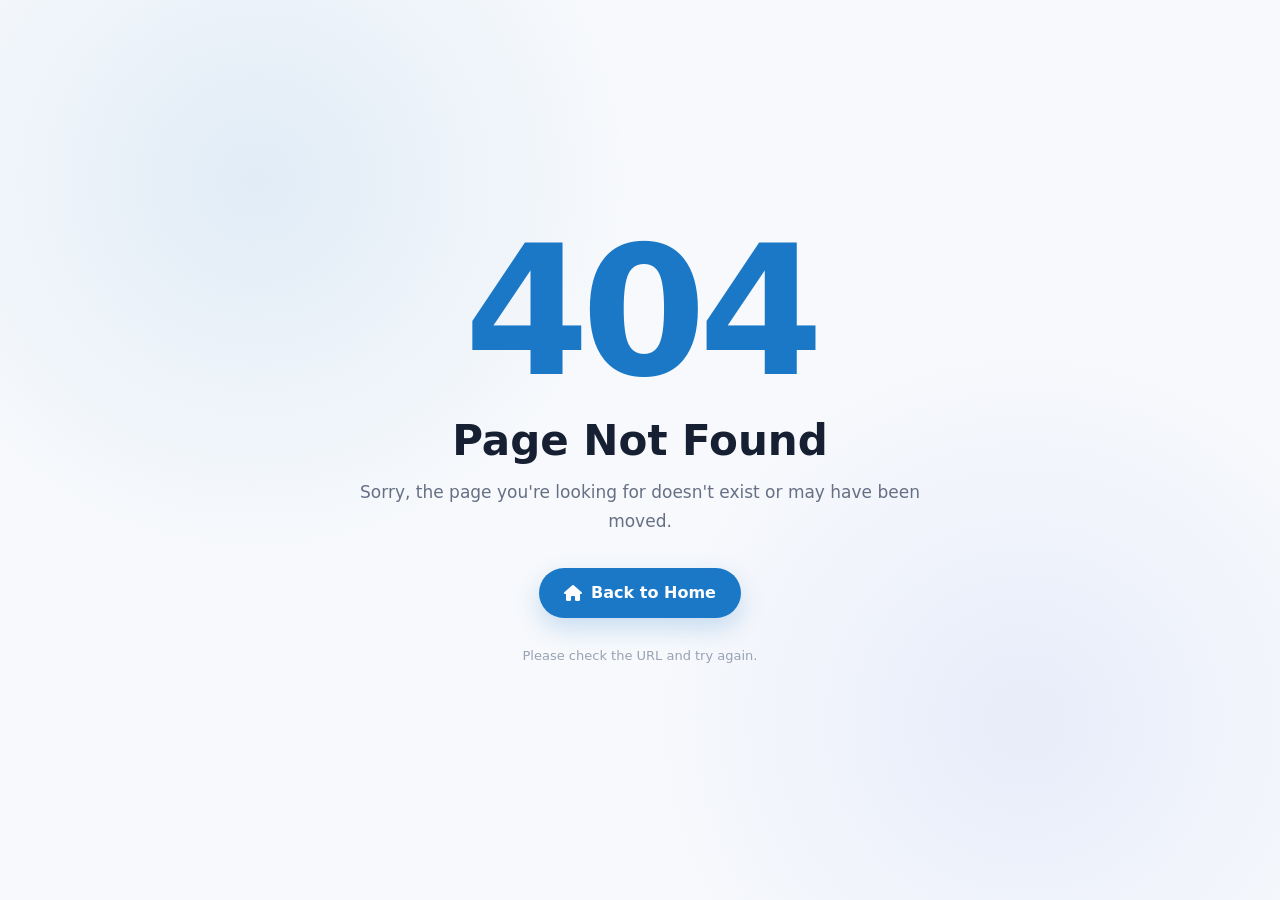
<file: index.html>
<!doctype html>
<html lang="en">
<head>
  <meta charset="utf-8">
  <meta name="viewport" content="width=device-width, initial-scale=1.0">
  <title>404 | Page Not Found</title>
  <meta name="description" content="The page you're looking for could not be found.">
  <meta name="robots" content="noindex, follow">
  <link rel="icon" type="image/x-icon" href="favicon.ico">
  <link href="https://cdn.jsdelivr.net/npm/bootstrap@5.3.3/dist/css/bootstrap.min.css" rel="stylesheet">
  <link rel="stylesheet" href="https://cdnjs.cloudflare.com/ajax/libs/font-awesome/6.5.0/css/all.min.css">

  <style>
    * { box-sizing: border-box; }

    html, body {
      width: 100%;
      min-height: 100%;
      margin: 0;
    }

    body {
      font-family: system-ui, -apple-system, BlinkMacSystemFont, "Segoe UI", sans-serif;
      background: #f7f9fc;
      color: #172033;
    }

    .error-page {
      min-height: 100vh;
      display: flex;
      align-items: center;
      justify-content: center;
      padding: 32px 18px;
      text-align: center;
      background:
        radial-gradient(circle at 20% 20%, rgba(27,120,199,.10), transparent 30%),
        radial-gradient(circle at 80% 80%, rgba(102,126,234,.10), transparent 30%),
        #f7f9fc;
    }

    .error-container {
      width: 100%;
      max-width: 680px;
    }

    .error-code {
      margin: 0;
      font-size: clamp(100px, 20vw, 180px);
      line-height: .85;
      font-weight: 800;
      letter-spacing: -8px;
      color: #1b78c7;
    }

    .error-title {
      margin: 28px 0 12px;
      font-size: clamp(28px, 5vw, 42px);
      font-weight: 750;
      color: #172033;
    }

    .error-description {
      max-width: 560px;
      margin: 0 auto 32px;
      color: #667085;
      font-size: 17px;
      line-height: 1.7;
    }

    .home-btn {
      display: inline-flex;
      align-items: center;
      justify-content: center;
      gap: 9px;
      min-width: 180px;
      padding: 13px 25px;
      border-radius: 999px;
      background: #1b78c7;
      color: #fff;
      text-decoration: none;
      font-weight: 650;
      box-shadow: 0 10px 25px rgba(27,120,199,.22);
      transition: .25s ease;
    }

    .home-btn:hover {
      color: #fff;
      transform: translateY(-2px);
      box-shadow: 0 14px 30px rgba(27,120,199,.28);
    }

    .error-hint {
      margin-top: 28px;
      font-size: 13px;
      color: #98a2b3;
    }

    @media (max-width: 576px) {
      .error-page { padding: 24px 16px; }
      .error-code { letter-spacing: -4px; }
      .error-description { font-size: 15px; }
      .home-btn { width: 100%; max-width: 280px; }
    }
  </style>
</head>

<body>
  <main class="error-page">
    <div class="error-container">
      <div class="error-code">404</div>

      <h1 class="error-title">Page Not Found</h1>

      <p class="error-description">
        Sorry, the page you're looking for doesn't exist or may have been moved.
      </p>

      <a href="/" class="home-btn">
        <i class="fas fa-house"></i>
        Back to Home
      </a>

      <div class="error-hint">
        Please check the URL and try again.
      </div>
    </div>
  </main>
</body>
</html>
</file>
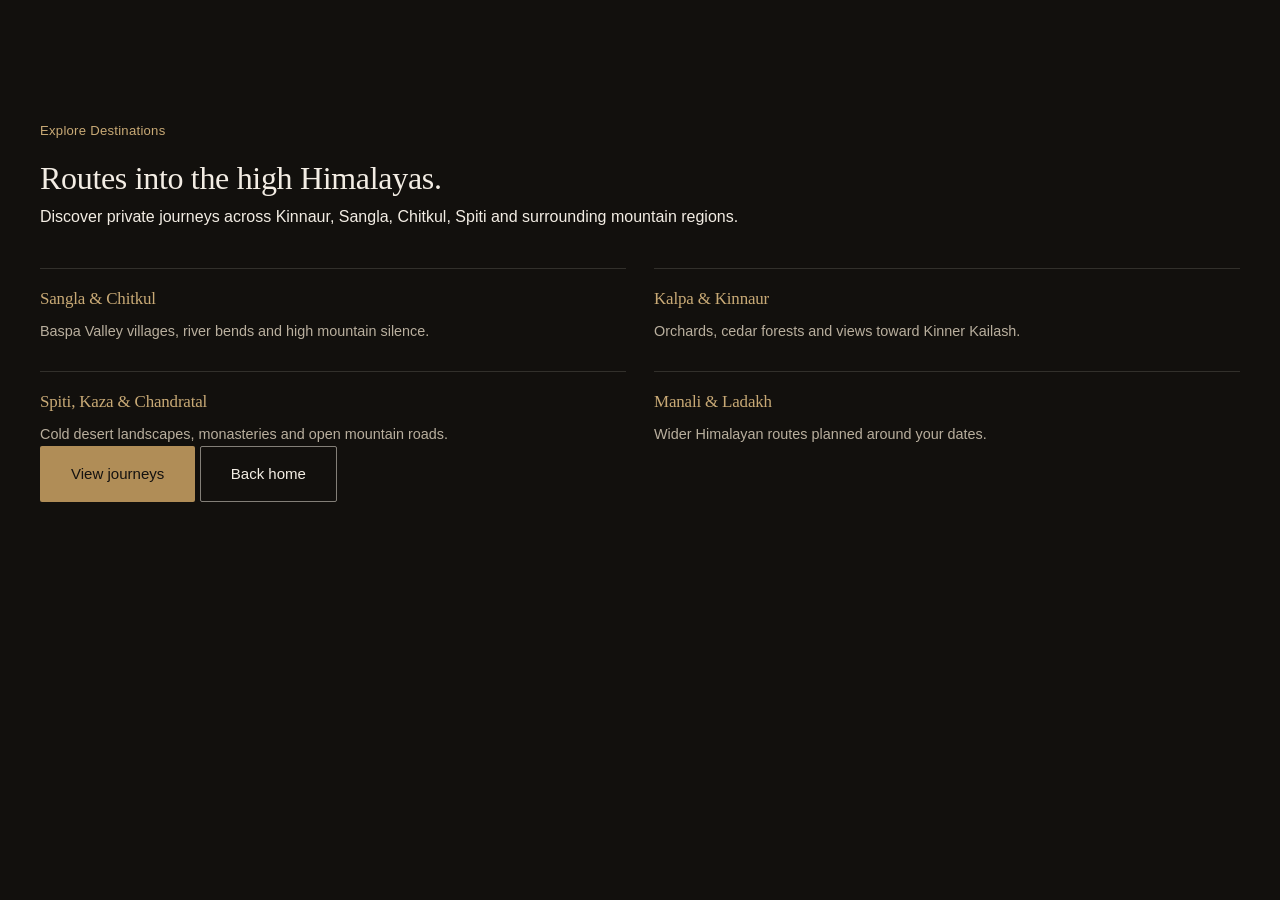
<file: destinations.html>
<!doctype html><html lang="en"><head><meta charset="UTF-8"><meta name="viewport" content="width=device-width,initial-scale=1"><title>Destinations | Sangla On Wheels</title><meta name="description" content="Explore Sangla, Chitkul, Kinnaur, Spiti and Himalayan destinations with Sangla On Wheels."><link rel="stylesheet" href="style.css"></head><body><main class="section section--dark"><div class="wrap"><p class="kicker">Explore Destinations</p><h1 class="h2">Routes into the high Himalayas.</h1><p class="lede">Discover private journeys across Kinnaur, Sangla, Chitkul, Spiti and surrounding mountain regions.</p><div class="why__points"><article class="why__point"><h3>Sangla &amp; Chitkul</h3><p>Baspa Valley villages, river bends and high mountain silence.</p></article><article class="why__point"><h3>Kalpa &amp; Kinnaur</h3><p>Orchards, cedar forests and views toward Kinner Kailash.</p></article><article class="why__point"><h3>Spiti, Kaza &amp; Chandratal</h3><p>Cold desert landscapes, monasteries and open mountain roads.</p></article><article class="why__point"><h3>Manali &amp; Ladakh</h3><p>Wider Himalayan routes planned around your dates.</p></article></div><p><a class="btn btn--gold" href="tours.html">View journeys</a> <a class="btn btn--outline" href="index.html">Back home</a></p></div></main></body></html>
</file>
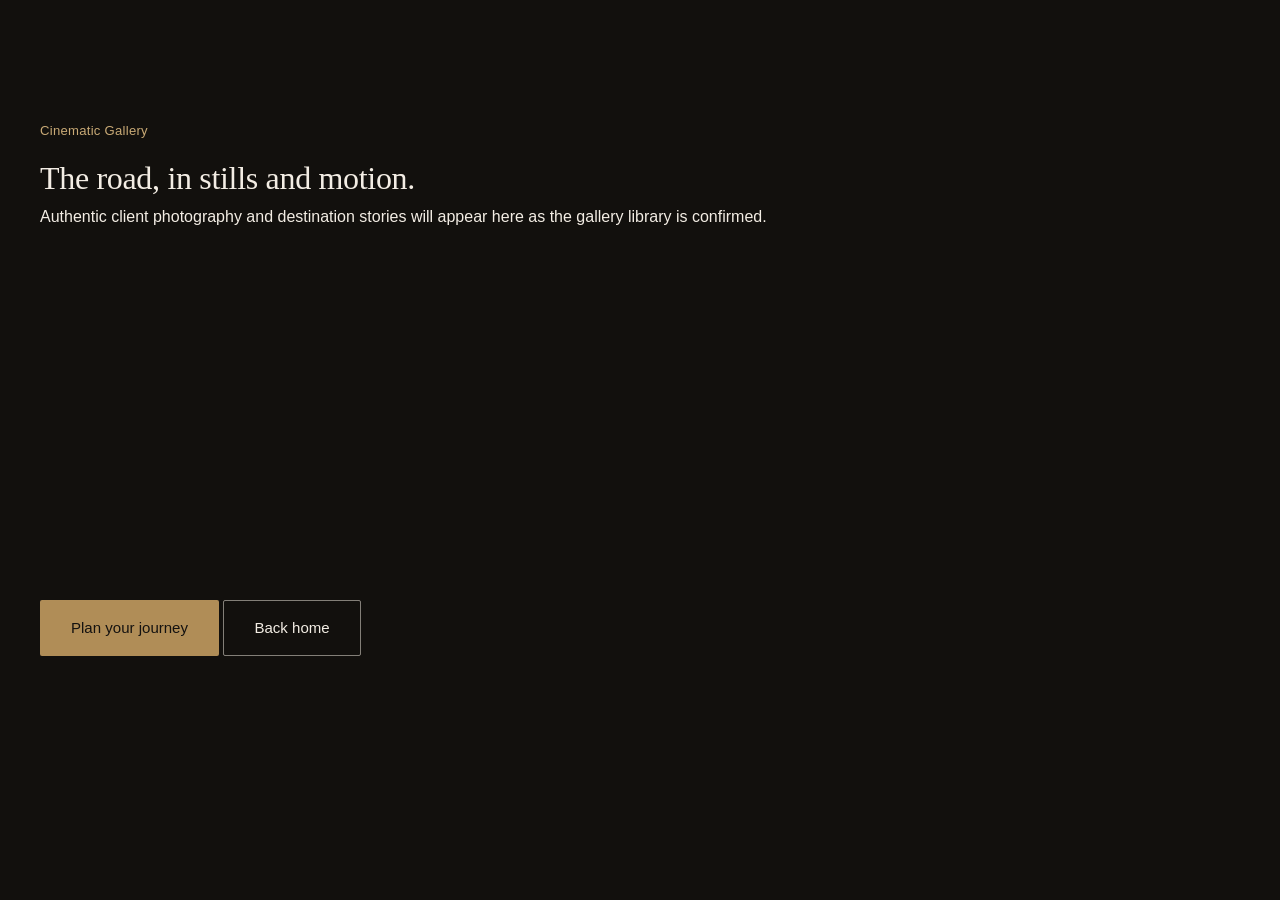
<file: gallery.html>
<!doctype html><html lang="en"><head><meta charset="UTF-8"><meta name="viewport" content="width=device-width,initial-scale=1"><title>Gallery | Sangla On Wheels</title><meta name="description" content="A visual journal of Himalayan roads, valleys and villages explored with Sangla On Wheels."><link rel="stylesheet" href="style.css"></head><body><main class="section section--dark"><div class="wrap"><p class="kicker">Cinematic Gallery</p><h1 class="h2">The road, in stills and motion.</h1><p class="lede">Authentic client photography and destination stories will appear here as the gallery library is confirmed.</p><div class="masonry"><div class="scene scene--kinnaur" aria-label="Kinnaur gallery placeholder"></div><div class="scene scene--spiti" aria-label="Spiti gallery placeholder"></div><div class="scene scene--chitkul span-2" aria-label="Chitkul gallery placeholder"></div></div><p><a class="btn btn--gold" href="index.html#plan">Plan your journey</a> <a class="btn btn--outline" href="index.html">Back home</a></p></div></main></body></html>
</file>
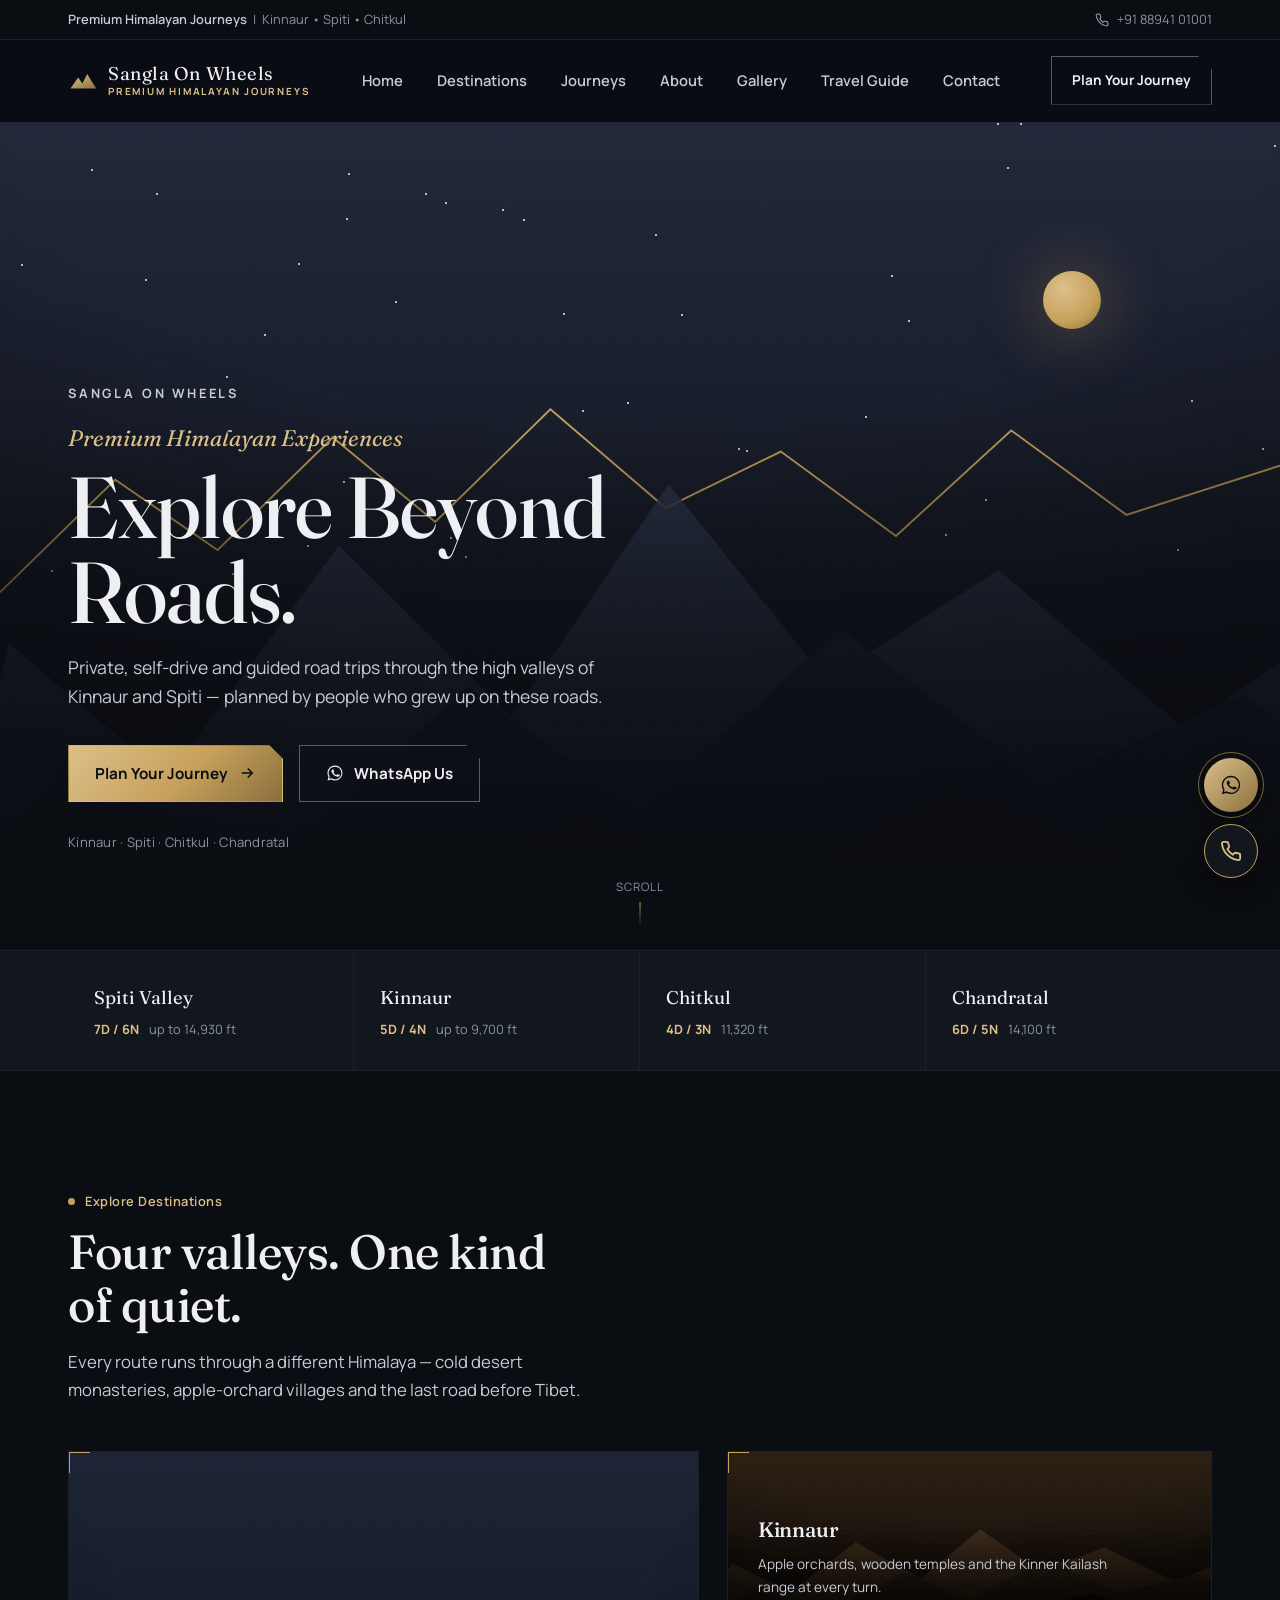
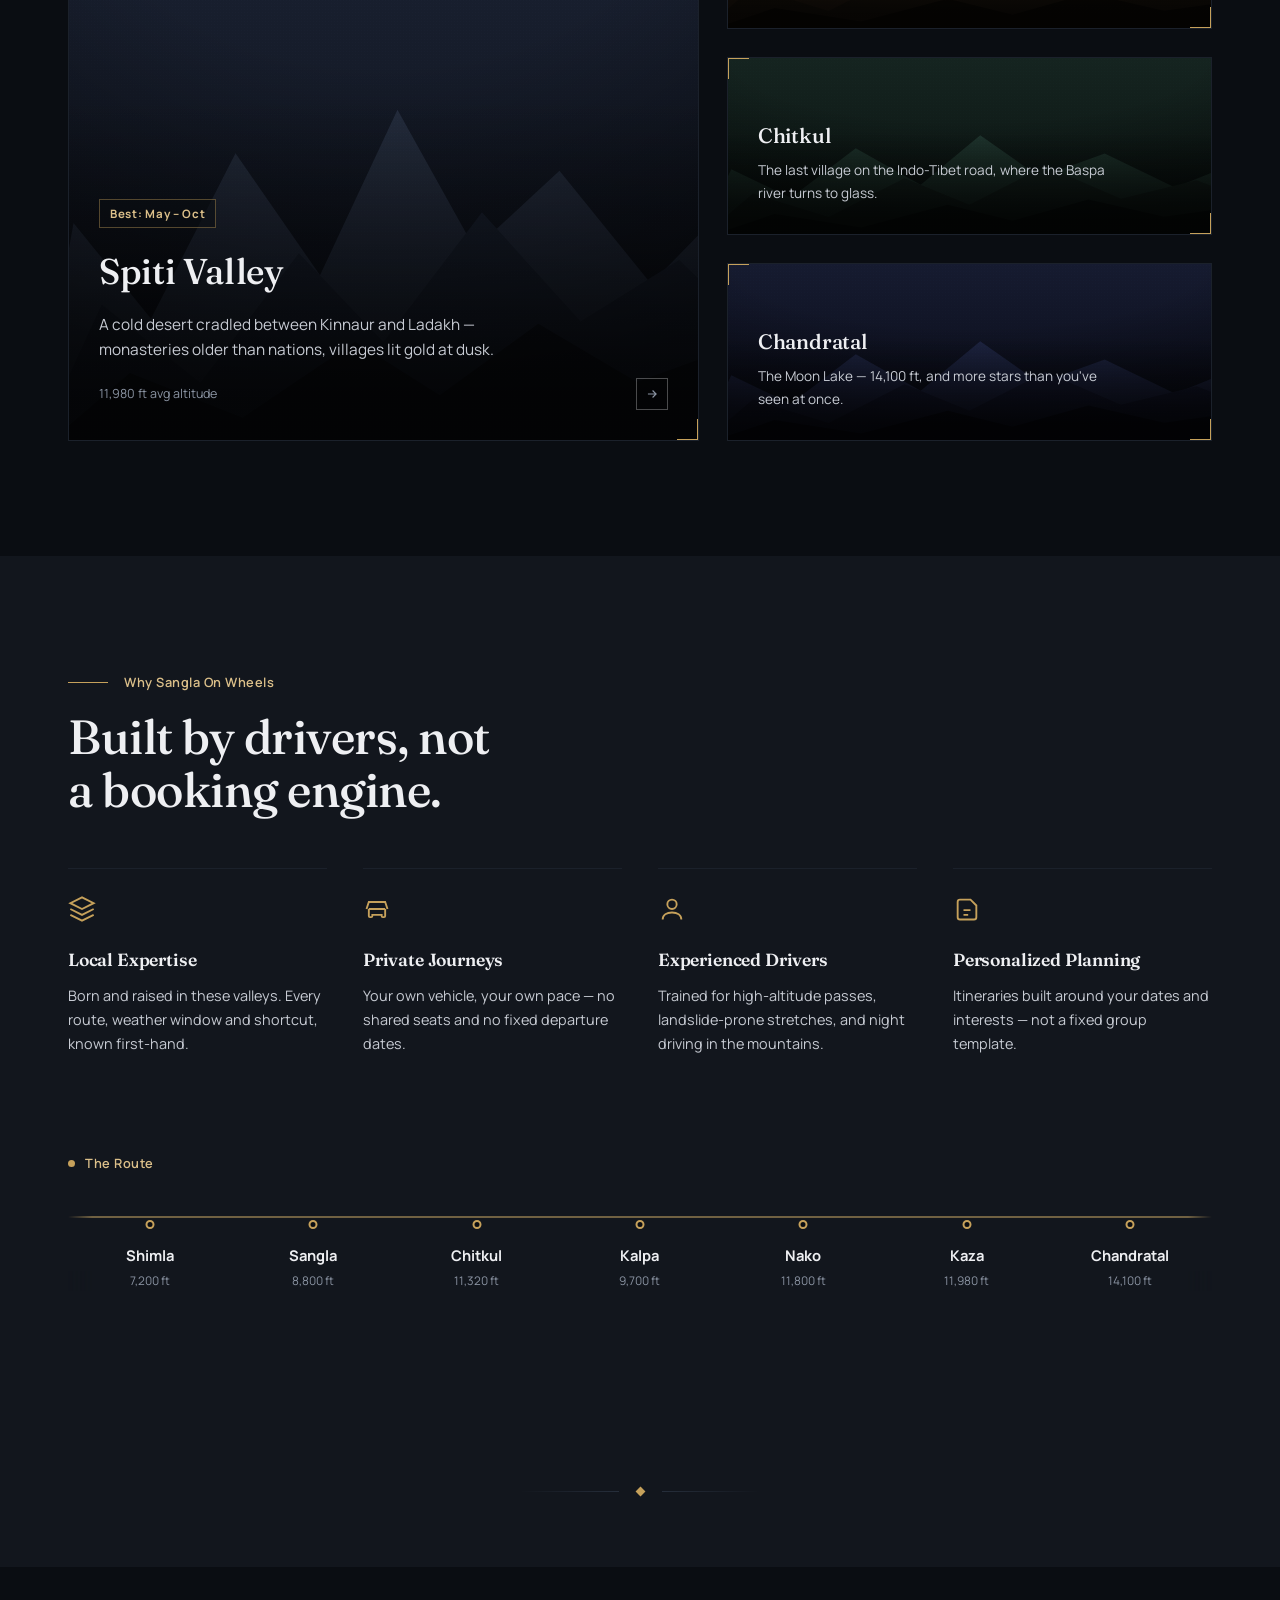
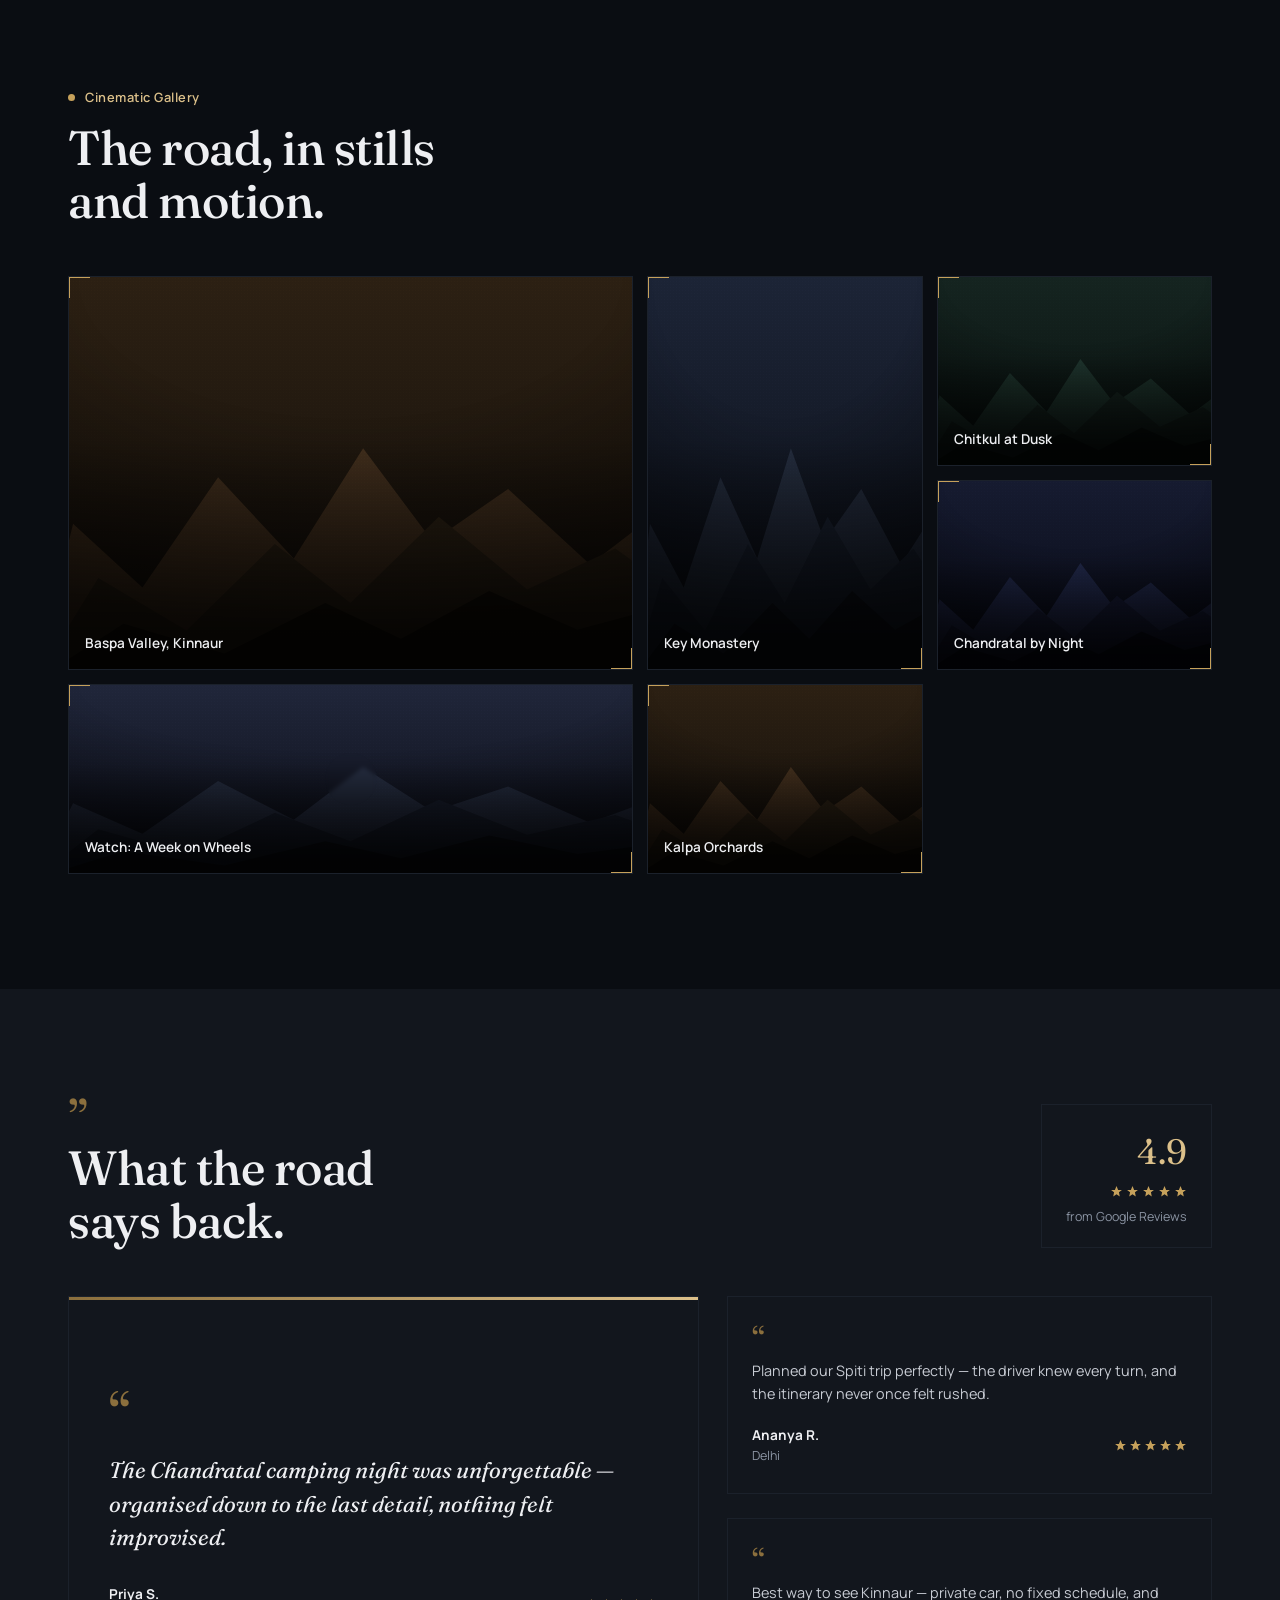
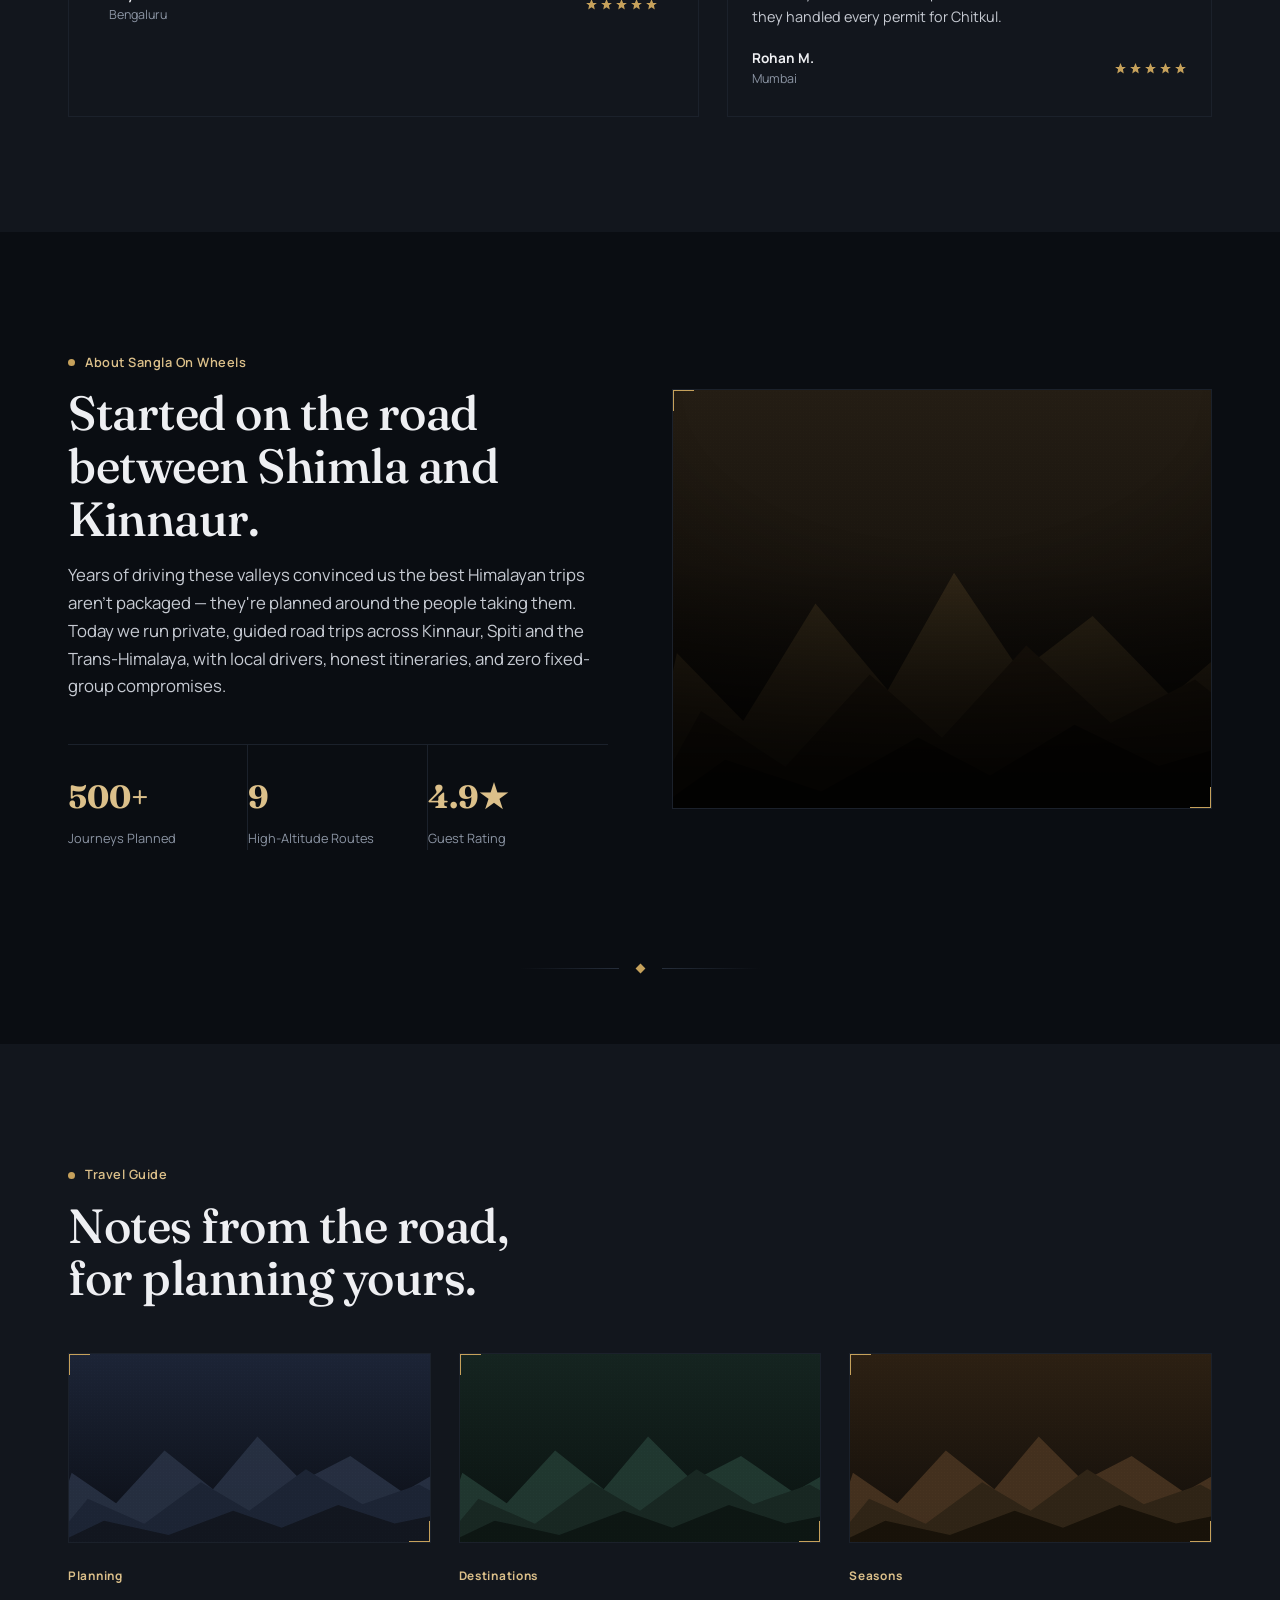
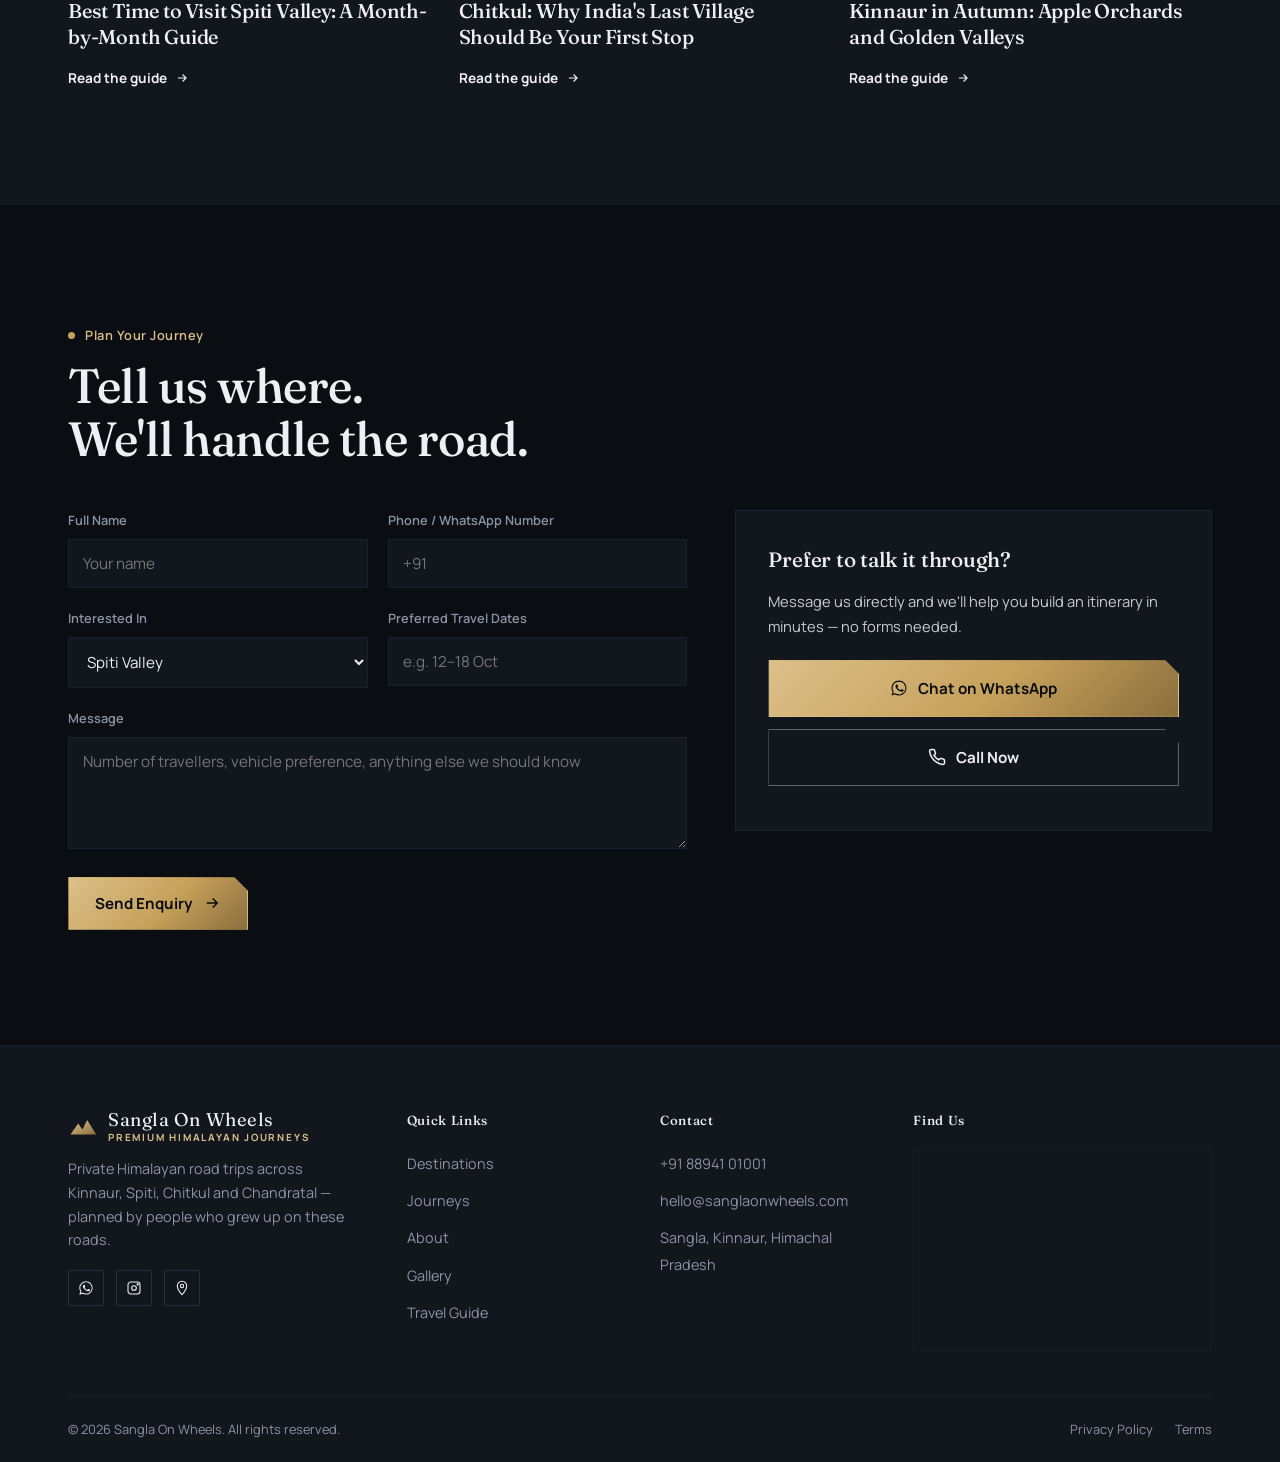
<file: index main.html>
<!DOCTYPE html>
<html lang="en">
<head>
<meta charset="UTF-8">
<meta name="viewport" content="width=device-width, initial-scale=1, maximum-scale=5">
<title>Sangla On Wheels | Premium Himalayan Journeys — Kinnaur, Spiti &amp; Chitkul</title>
<meta name="description" content="Private, guided road trips through Kinnaur, Spiti, Chitkul and Chandratal. Experienced mountain drivers, personalised itineraries, premium Himalayan travel — planned by people who grew up on these roads.">
<meta name="keywords" content="Sangla On Wheels, Kinnaur tour, Spiti Valley trip, Chitkul tour package, Chandratal tour, Himalayan road trip, Himachal self drive tour">
<link rel="canonical" href="https://sanglaonwheels.com/">
<meta property="og:title" content="Sangla On Wheels | Premium Himalayan Journeys">
<meta property="og:description" content="Private, guided road trips through Kinnaur, Spiti, Chitkul and Chandratal.">
<meta property="og:type" content="website">
<meta name="theme-color" content="#0A0D12">
<link rel="icon" href="data:image/svg+xml,%3Csvg xmlns='http://www.w3.org/2000/svg' viewBox='0 0 100 100'%3E%3Crect width='100' height='100' fill='%230A0D12'/%3E%3Cpath d='M10 72 L32 40 L45 58 L60 30 L92 72 Z' fill='%23C6A15B'/%3E%3C/svg%3E">
<link rel="preconnect" href="https://fonts.googleapis.com">
<link rel="preconnect" href="https://fonts.gstatic.com" crossorigin>
<link href="https://fonts.googleapis.com/css2?family=Fraunces:ital,opsz,wght@0,9..144,300;0,9..144,400;0,9..144,500;0,9..144,600;1,9..144,400&family=Manrope:wght@400;500;600;700;800&display=swap" rel="stylesheet">

<script type="application/ld+json">
{
  "@context": "https://schema.org",
  "@type": "TravelAgency",
  "name": "Sangla On Wheels",
  "description": "Premium private and guided Himalayan road trips across Kinnaur, Spiti, Chitkul and Chandratal.",
  "areaServed": ["Kinnaur", "Spiti Valley", "Chitkul", "Chandratal", "Himachal Pradesh"],
  "telephone": "+91-88941-01001"
}
</script>

<style>
  :root{
    --ink-950:#0A0D12;
    --ink-900:#12161D;
    --ink-800:#1B212B;
    --ink-700:#262E3B;
    --mist:#8B94A3;
    --paper:#EEEFF2;
    --paper-dim:#C7CBD3;
    --gold:#C6A15B;
    --gold-soft:#DCC08A;
    --gold-deep:#8B6F3D;
    --ember:#B4552F;
    --max:1240px;
    --ease:cubic-bezier(.22,.61,.36,1);
  }

  *,*::before,*::after{box-sizing:border-box;}
  html{scroll-behavior:smooth;}
  @media (prefers-reduced-motion: reduce){
    html{scroll-behavior:auto;}
    *,*::before,*::after{animation-duration:0.001ms !important; animation-iteration-count:1 !important; transition-duration:0.001ms !important; scroll-behavior:auto !important;}
  }
  body{
    margin:0;
    background:var(--ink-950);
    color:var(--paper);
    font-family:'Manrope',sans-serif;
    font-size:16px;
    line-height:1.65;
    -webkit-font-smoothing:antialiased;
  }
  img,svg{display:block; max-width:100%;}
  a{color:inherit; text-decoration:none;}
  h1,h2,h3,h4{font-family:'Fraunces',serif; font-weight:500; margin:0; color:var(--paper); letter-spacing:-0.01em;}
  p{margin:0;}
  ul{margin:0; padding:0; list-style:none;}
  button{font-family:inherit; cursor:pointer;}
  input,select,textarea{font-family:inherit;}
  :focus-visible{outline:2px solid var(--gold); outline-offset:3px;}

  .wrap{max-width:var(--max); margin:0 auto; padding:0 clamp(20px,4vw,48px);}
  .pad{padding-top:clamp(64px,9vw,120px); padding-bottom:clamp(64px,9vw,120px); position:relative;}
  .alt{background:var(--ink-900);}

  .kicker{
    display:inline-flex; align-items:center; gap:10px;
    font-size:0.8rem; font-weight:600; letter-spacing:0.04em;
    color:var(--gold-soft); margin-bottom:14px;
  }
  .kicker::before{content:""; width:7px; height:7px; border-radius:50%; background:var(--gold); flex:none;}

  .rule-label{display:flex; align-items:center; gap:16px; margin-bottom:18px;}
  .rule-label .rl-line{width:40px; height:1px; background:var(--gold); flex:none;}
  .rule-label .rl-text{font-size:.8rem; font-weight:600; letter-spacing:.04em; color:var(--gold-soft);}

  .quote-kicker{font-family:'Fraunces',serif; font-size:3.2rem; color:var(--gold-deep); line-height:.5; margin-bottom:10px;}

  .h2{font-size:clamp(2rem,4vw,3rem); line-height:1.1;}
  .lede{font-size:1.05rem; color:var(--paper-dim); max-width:52ch; margin-top:16px;}

  /* ---------- Section divider ornament ---------- */
  .divider-wrap{padding:0 0 clamp(40px,6vw,72px);}
  .alt + .divider-wrap, .divider-wrap.on-alt{background:var(--ink-900); padding-top:clamp(40px,6vw,72px);}
  .section-divider{display:flex; align-items:center; justify-content:center; gap:18px; max-width:240px; margin:0 auto;}
  .section-divider .dl{flex:1; height:1px; background:linear-gradient(90deg, transparent, var(--ink-700));}
  .section-divider .dr{flex:1; height:1px; background:linear-gradient(90deg, var(--ink-700), transparent);}
  .section-divider .dm{width:7px; height:7px; background:var(--gold); transform:rotate(45deg); flex:none;}

  /* ---------- Buttons ---------- */
  .btn{
    display:inline-flex; align-items:center; gap:10px;
    padding:15px 26px; font-size:0.95rem; font-weight:700;
    border:1px solid transparent; white-space:nowrap;
    clip-path:polygon(0 0,calc(100% - 14px) 0,100% 14px,100% 100%,0 100%);
    transition:transform .25s var(--ease), box-shadow .25s var(--ease), background .3s var(--ease), border-color .25s var(--ease);
  }
  .btn:hover{transform:translateY(-2px);}
  .btn-gold{background:linear-gradient(135deg, var(--gold-soft), var(--gold) 55%, var(--gold-deep)); color:var(--ink-950);}
  .btn-gold:hover{background:linear-gradient(135deg, var(--gold-soft), var(--gold-soft) 55%, var(--gold)); box-shadow:0 12px 28px -8px rgba(198,161,91,.55);}
  .btn-line{border-color:rgba(238,239,242,.35); color:var(--paper); background:transparent;}
  .btn-line:hover{border-color:var(--gold); color:var(--gold-soft);}
  .btn svg{width:18px; height:18px; flex:none;}

  /* ---------- Top bar ---------- */
  .topbar{background:var(--ink-950); border-bottom:1px solid var(--ink-800);}
  .topbar .wrap{display:flex; align-items:center; justify-content:space-between; padding-top:9px; padding-bottom:9px; font-size:0.8rem; color:var(--mist);}
  .topbar strong{color:var(--paper-dim); font-weight:600;}
  .topbar a{color:var(--mist); transition:color .2s;}
  .topbar a:hover{color:var(--gold-soft);}
  .topbar .tb-phone{display:none; align-items:center; gap:8px; flex:none;}
  .topbar .tb-phone svg{width:14px; height:14px;}
  @media (min-width:640px){ .topbar .tb-phone{display:flex;} }

  /* ---------- Navbar ---------- */
  header.site{position:sticky; top:0; z-index:80;}
  .navbar{
    background:rgba(10,13,18,.72); backdrop-filter:blur(10px);
    border-bottom:1px solid transparent;
    transition:border-color .3s, background .3s;
  }
  .navbar.is-scrolled{background:rgba(10,13,18,.95); border-color:var(--ink-800);}
  .navbar .wrap{display:flex; align-items:center; justify-content:space-between; padding-top:16px; padding-bottom:16px;}
  .brand{display:flex; align-items:center; gap:10px;}
  .brand svg{width:30px; height:30px;}
  .brand-text{font-family:'Fraunces',serif; font-size:1.15rem; letter-spacing:0.03em; line-height:1.1;}
  .brand-text span{display:block; font-family:'Manrope',sans-serif; font-size:0.62rem; letter-spacing:0.18em; color:var(--gold-soft); font-weight:700; margin-top:2px;}
  nav.primary-nav ul{display:flex; gap:34px;}
  nav.primary-nav a{font-size:0.92rem; font-weight:600; color:var(--paper-dim); position:relative; padding:4px 0;}
  nav.primary-nav a::after{content:""; position:absolute; left:0; right:100%; bottom:0; height:1px; background:var(--gold); transition:right .25s var(--ease);}
  nav.primary-nav a:hover{color:var(--paper);}
  nav.primary-nav a:hover::after{right:0;}
  .nav-cta{display:flex; align-items:center; gap:14px;}
  .nav-cta .btn{padding:12px 20px; font-size:0.85rem;}
  .hamburger{display:none; flex-direction:column; gap:5px; background:none; border:0; padding:6px;}
  .hamburger span{width:24px; height:2px; background:var(--paper);}
  .mobile-panel{
    position:fixed; inset:0 0 0 auto; width:min(84vw,340px); background:var(--ink-900);
    transform:translateX(100%); transition:transform .35s var(--ease); z-index:120;
    padding:26px; border-left:1px solid var(--ink-800); display:flex; flex-direction:column; gap:26px;
  }
  .mobile-panel.open{transform:translateX(0);}
  .mobile-panel a{font-size:1.05rem; font-weight:600; color:var(--paper-dim);}
  .mobile-panel .close-panel{align-self:flex-end; background:none; border:0; color:var(--paper); font-size:1.4rem;}
  .scrim{position:fixed; inset:0; background:rgba(0,0,0,.55); opacity:0; pointer-events:none; transition:opacity .3s; z-index:110;}
  .scrim.show{opacity:1; pointer-events:auto;}

  /* ---------- Scene (illustrated mountain art) ---------- */
  .scene{position:relative; overflow:hidden; background:linear-gradient(180deg,var(--sky-a),var(--sky-b));}
  .scene__layer{position:absolute; left:-6%; right:-6%; bottom:-3%; height:74%; transition:transform .7s var(--ease);}
  .scene__layer.l1{clip-path:polygon(0 100%,6% 46%,17% 68%,29% 30%,41% 58%,52% 20%,63% 52%,75% 34%,88% 60%,100% 40%,100% 100%); background:var(--p1); opacity:.85;}
  .scene__layer.l2{height:58%; clip-path:polygon(0 100%,10% 55%,24% 78%,38% 40%,50% 66%,64% 28%,78% 60%,92% 42%,100% 58%,100% 100%); background:var(--p2);}
  .scene__layer.l3{height:38%; clip-path:polygon(0 100%,14% 62%,30% 82%,46% 48%,58% 72%,72% 40%,86% 66%,100% 50%,100% 100%); background:var(--p3); box-shadow:0 -1px 0 rgba(198,161,91,.35);}
  .scene__grain{position:absolute; inset:0; opacity:.5; mix-blend-mode:overlay; background-image:radial-gradient(rgba(255,255,255,.10) 1px, transparent 1px); background-size:3px 3px;}
  .scene__vignette{position:absolute; inset:0; background:radial-gradient(120% 90% at 50% 0%, transparent 40%, rgba(0,0,0,.55) 100%);}
  .scene__bottom{position:absolute; left:0; right:0; bottom:0; height:58%; background:linear-gradient(180deg, transparent, rgba(0,0,0,.68) 88%);}
  .frame:hover .scene__layer, .g-item:hover .scene__layer{transform:scale(1.07);}

  .scene--spiti{--sky-a:#1c2436; --sky-b:#0b0e15; --p1:#2a3346; --p2:#1c2434; --p3:#12161f;}
  .scene--kinnaur{--sky-a:#2c2013; --sky-b:#120e0a; --p1:#4a3521; --p2:#2f2416; --p3:#181209;}
  .scene--chitkul{--sky-a:#152420; --sky-b:#0a1210; --p1:#243c34; --p2:#182722; --p3:#0d1613;}
  .scene--chandratal{--sky-a:#161b30; --sky-b:#080a15; --p1:#232a4c; --p2:#161a33; --p3:#0b0d1b;}
  .scene--hero{--sky-a:#22283a; --sky-b:#0A0D12; --p1:#2c3448; --p2:#1c2231; --p3:#12151e;}
  .scene--about{--sky-a:#241d14; --sky-b:#0c0a07; --p1:#3a2e1c; --p2:#241b10; --p3:#130e08;}
  .scene--frame{--sky-a:#20263a; --sky-b:#0c0e17; --p1:#2b3348; --p2:#1a2030; --p3:#0f121a;}

  /* ---------- Hero ---------- */
  .hero{position:relative; min-height:92vh; display:flex; align-items:flex-end;}
  @supports (height:100svh){ .hero{min-height:92svh;} }
  .hero .stars{position:absolute; inset:0;}
  .hero .star{position:absolute; width:2px; height:2px; background:var(--paper); border-radius:50%; animation:twinkle 4s ease-in-out infinite;}
  @keyframes twinkle{0%,100%{opacity:.15;} 50%{opacity:.9;}}
  .hero .sun{position:absolute; right:14%; top:18%; width:58px; height:58px; border-radius:50%; background:radial-gradient(circle at 35% 30%, var(--gold-soft), var(--gold) 60%, var(--gold-deep) 100%); box-shadow:0 0 60px 10px rgba(198,161,91,.25);}
  .hero .ridge{position:absolute; left:0; right:0; bottom:38%; height:34%; pointer-events:none;}
  .hero .ridge path{fill:none; stroke:var(--gold); stroke-width:1.4; stroke-dasharray:1400; stroke-dashoffset:1400; animation:draw 2.6s var(--ease) .3s forwards;}
  @keyframes draw{to{stroke-dashoffset:0;}}
  .hero-scrim{position:absolute; left:0; right:0; bottom:0; height:64%; background:linear-gradient(180deg, transparent, rgba(10,13,18,.55) 45%, var(--ink-950) 94%); z-index:1;}
  .hero-content{position:relative; z-index:2; padding-bottom:clamp(56px,8vw,96px); padding-top:120px; width:100%;}
  .hero-word{font-size:.8rem; letter-spacing:.22em; font-weight:700; color:var(--paper-dim); margin-bottom:16px;}
  .hero-tagline{font-family:'Fraunces',serif; font-style:italic; font-weight:400; font-size:clamp(1.1rem,2vw,1.4rem); color:var(--gold-soft); margin-bottom:8px;}
  .hero h1{font-size:clamp(2.6rem,7vw,5.4rem); line-height:.98; margin:2px 0 18px; color:var(--paper);}
  .hero-sub{font-size:1.1rem; color:var(--paper-dim); max-width:52ch; margin-bottom:34px;}
  .hero-ctas{display:flex; flex-wrap:wrap; gap:16px;}
  .hero-destinations{margin-top:30px; font-size:.82rem; color:var(--mist); letter-spacing:.02em;}
  .scroll-cue{position:absolute; left:50%; bottom:22px; transform:translateX(-50%); font-size:.72rem; letter-spacing:.1em; color:var(--mist); display:flex; flex-direction:column; align-items:center; gap:6px; z-index:2;}
  .scroll-cue .line{width:1px; height:26px; background:linear-gradient(var(--gold),transparent);}
  @media (max-width:600px){ .hero-content{padding-top:88px;} }

  /* ---------- Featured Journeys strip ---------- */
  .journeys-strip{border-top:1px solid var(--ink-800); border-bottom:1px solid var(--ink-800); background:var(--ink-900);}
  .journeys-grid{display:grid; grid-template-columns:repeat(4,1fr);}
  .journey-item{padding:30px 26px; border-right:1px solid var(--ink-800); border-top:2px solid transparent; transition:background .25s, border-top-color .25s;}
  .journey-item:last-child{border-right:0;}
  .journey-item:hover{background:var(--ink-800); border-top-color:var(--gold);}
  .journey-item .name{font-family:'Fraunces',serif; font-size:1.15rem; margin-bottom:6px;}
  .journey-item .meta{font-size:.8rem; color:var(--mist); display:flex; gap:10px; flex-wrap:wrap;}
  .journey-item .meta b{color:var(--gold-soft); font-weight:700;}

  /* ---------- Destinations ---------- */
  .dest-grid{display:grid; grid-template-columns:1.3fr 1fr; gap:28px; margin-top:48px;}
  .dest-sub{display:grid; grid-template-rows:repeat(3,1fr); gap:28px;}
  .frame{position:relative; border:1px solid var(--ink-800);}
  .frame::before,.frame::after{content:""; position:absolute; width:22px; height:22px; z-index:3;}
  .frame::before{top:-1px; left:-1px; border-top:2px solid var(--gold); border-left:2px solid var(--gold);}
  .frame::after{bottom:-1px; right:-1px; border-bottom:2px solid var(--gold); border-right:2px solid var(--gold);}
  .dest-card{min-height:520px; display:flex; align-items:flex-end;}
  .dest-card.small{min-height:178px;}
  .dest-inner{position:relative; z-index:2; padding:30px; width:100%;}
  .dest-tag{display:inline-block; font-size:.72rem; font-weight:700; letter-spacing:.06em; color:var(--gold-soft); background:rgba(10,13,18,.55); border:1px solid rgba(198,161,91,.4); padding:4px 10px; margin-bottom:14px;}
  .dest-card h3{font-size:clamp(1.9rem,2.8vw,2.5rem); margin-bottom:10px;}
  .dest-card.small h3{font-size:1.3rem; margin-bottom:6px;}
  .dest-card p{color:var(--paper-dim); font-size:.96rem; max-width:44ch;}
  .dest-card.small p{font-size:.85rem;}
  .dest-alt{display:flex; align-items:center; gap:10px; margin-top:16px; font-size:.78rem; color:var(--mist);}
  .dest-arrow{margin-left:auto; width:32px; height:32px; border:1px solid rgba(238,239,242,.3); display:flex; align-items:center; justify-content:center; transition:border-color .2s, transform .2s;}
  .dest-card:hover .dest-arrow{border-color:var(--gold); transform:translateX(3px);}
  .dest-arrow svg{width:14px; height:14px;}

  /* ---------- Why Us (open, editorial — no tile grid) ---------- */
  .why-grid{display:grid; grid-template-columns:repeat(4,1fr); gap:0 36px; margin-top:52px;}
  .why-item{padding-top:26px; border-top:1px solid var(--ink-800); transition:border-color .25s;}
  .why-item:hover{border-top-color:var(--gold);}
  .why-item svg{width:28px; height:28px; color:var(--gold); margin-bottom:22px;}
  .why-item h3{font-size:1.1rem; margin-bottom:10px; font-weight:600;}
  .why-item p{font-size:.9rem; color:var(--paper-dim);}

  .route{margin-top:92px;}
  .route-scroll{overflow-x:auto; padding-bottom:10px; -webkit-mask-image:linear-gradient(90deg,transparent,#000 24px,#000 calc(100% - 24px),transparent); mask-image:linear-gradient(90deg,transparent,#000 24px,#000 calc(100% - 24px),transparent);}
  .route-line{position:relative; display:flex; min-width:760px; padding-top:10px;}
  .route-line svg{position:absolute; left:0; top:26px; width:100%; height:6px;}
  .route-line svg path{fill:none; stroke:var(--ink-700); stroke-width:1;}
  .route-line svg path.fill{stroke:var(--gold); stroke-dasharray:1000; stroke-dashoffset:1000; transition:stroke-dashoffset 1.4s var(--ease);}
  .route-line.in-view svg path.fill{stroke-dashoffset:0;}
  .stop{flex:1; text-align:center; position:relative; padding-top:44px;}
  .stop::before{content:""; position:absolute; top:22px; left:50%; transform:translateX(-50%); width:9px; height:9px; border-radius:50%; background:var(--ink-950); border:2px solid var(--gold);}
  .stop .place{font-weight:700; font-size:.92rem;}
  .stop .alt{display:block; font-size:.74rem; color:var(--mist); margin-top:3px;}

  /* ---------- Gallery ---------- */
  .gallery-grid{display:grid; grid-template-columns:repeat(4,1fr); grid-auto-rows:190px; grid-auto-flow:dense; gap:14px; margin-top:48px;}
  .g-item{position:relative;}
  .g-item.big{grid-column:span 2; grid-row:span 2;}
  .g-item.tall{grid-row:span 2;}
  .g-item.wide{grid-column:span 2;}
  .g-item .cap{position:absolute; left:16px; bottom:14px; z-index:2; font-size:.85rem; font-weight:600;}
  .g-item .play{position:absolute; inset:0; z-index:2; display:flex; align-items:center; justify-content:center;}
  .g-item .play span{width:52px; height:52px; border-radius:50%; border:1px solid rgba(238,239,242,.5); display:flex; align-items:center; justify-content:center; backdrop-filter:blur(2px); transition:transform .25s, border-color .25s;}
  .g-item:hover .play span{transform:scale(1.08); border-color:var(--gold);}
  .g-item .play svg{width:16px; height:16px; margin-left:2px;}

  /* ---------- Reviews ---------- */
  .reviews-top{display:flex; align-items:flex-end; justify-content:space-between; gap:24px; flex-wrap:wrap;}
  .rating-badge{text-align:right; border:1px solid var(--ink-800); background:var(--ink-900); padding:18px 24px;}
  .rating-badge .big{font-family:'Fraunces',serif; font-size:2.2rem; color:var(--gold-soft);}
  .rating-badge .stars{display:flex; gap:3px; justify-content:flex-end; margin:4px 0;}
  .rating-badge svg{width:15px; height:15px; color:var(--gold);}
  .rating-badge span{font-size:.78rem; color:var(--mist);}
  .review-layout{display:grid; grid-template-columns:1.3fr 1fr; gap:28px; margin-top:48px;}
  .review-feature{position:relative; border:1px solid var(--ink-800); background:var(--ink-900); padding:44px 40px; display:flex; flex-direction:column; justify-content:center;}
  .review-feature::before{content:""; position:absolute; top:0; left:0; right:0; height:3px; background:linear-gradient(90deg,var(--gold-deep),var(--gold-soft));}
  .review-feature .quote-mark{font-family:'Fraunces',serif; font-size:3.6rem; color:var(--gold-deep); line-height:1; margin-bottom:10px;}
  .review-feature .txt{font-family:'Fraunces',serif; font-style:italic; font-weight:400; font-size:clamp(1.15rem,1.8vw,1.4rem); line-height:1.5; color:var(--paper); margin-bottom:28px;}
  .review-stack{display:flex; flex-direction:column; gap:24px;}
  .review-card{border:1px solid var(--ink-800); padding:26px 24px; background:var(--ink-900);}
  .review-card .quote-mark{font-family:'Fraunces',serif; font-size:2rem; color:var(--gold-deep); line-height:1; margin-bottom:4px;}
  .review-card p.txt{color:var(--paper-dim); font-size:.9rem; margin-bottom:18px;}
  .who{display:flex; align-items:center; justify-content:space-between; font-size:.85rem;}
  .who b{font-weight:700;}
  .who span{color:var(--mist); display:block; font-size:.78rem;}
  .stars{display:flex; gap:2px;}
  .stars svg{width:13px; height:13px; color:var(--gold);}

  /* ---------- About ---------- */
  .about-grid{display:grid; grid-template-columns:1fr 1fr; gap:64px; align-items:center;}
  .about-frame{min-height:420px;}
  .stat-row{display:grid; grid-template-columns:repeat(3,1fr); margin-top:44px; border-top:1px solid var(--ink-800);}
  .stat{padding:26px 0 0; border-right:1px solid var(--ink-800);}
  .stat:last-child{border-right:0;}
  .stat b{display:block; font-family:'Fraunces',serif; font-size:2rem; color:var(--gold-soft);}
  .stat span{font-size:.8rem; color:var(--mist);}

  /* ---------- Travel Guide ---------- */
  .guide-grid{display:grid; grid-template-columns:repeat(3,1fr); gap:28px; margin-top:48px;}
  .guide-card .frame{height:190px; margin-bottom:18px;}
  .guide-card .cat{font-size:.74rem; letter-spacing:.06em; color:var(--gold-soft); font-weight:700;}
  .guide-card h3{font-family:'Fraunces',serif; font-size:1.25rem; margin:10px 0 14px; line-height:1.3;}
  .guide-card a.read{font-size:.85rem; font-weight:700; display:inline-flex; align-items:center; gap:8px; color:var(--paper);}
  .guide-card a.read svg{width:14px; height:14px; transition:transform .2s;}
  .guide-card a.read:hover svg{transform:translateX(3px);}

  /* ---------- Plan / Enquiry ---------- */
  .plan-grid{display:grid; grid-template-columns:1.3fr 1fr; gap:48px; margin-top:44px; align-items:start;}
  .field{margin-bottom:20px;}
  .field label{display:block; font-size:.8rem; color:var(--mist); margin-bottom:8px; font-weight:600;}
  .field input, .field select, .field textarea{
    width:100%; background:var(--ink-900); border:1px solid var(--ink-800); color:var(--paper);
    padding:13px 14px; font-size:.95rem; transition:border-color .2s, box-shadow .2s;
  }
  .field input:focus, .field select:focus, .field textarea:focus{border-color:var(--gold); outline:none; box-shadow:0 0 0 3px rgba(198,161,91,.15);}
  .field-row{display:grid; grid-template-columns:1fr 1fr; gap:20px;}
  .side-card{border:1px solid var(--ink-800); background:var(--ink-900); padding:32px;}
  .side-card h3{font-family:'Fraunces',serif; font-size:1.3rem; margin-bottom:12px;}
  .side-card p{color:var(--paper-dim); font-size:.92rem; margin-bottom:22px;}
  .side-card .btn{width:100%; justify-content:center; margin-bottom:12px;}
  .success-msg{display:none; border:1px solid var(--gold-deep); background:rgba(198,161,91,.08); padding:18px 20px; margin-top:18px; font-size:.9rem; color:var(--gold-soft);}
  .success-msg.show{display:block;}

  /* ---------- Footer ---------- */
  footer{background:var(--ink-900); border-top:1px solid var(--ink-800);}
  .footer-top{display:grid; grid-template-columns:1.4fr 1fr 1fr 1.4fr; gap:40px; padding:64px 0 44px;}
  .footer-brand p{color:var(--mist); font-size:.9rem; margin-top:14px; max-width:32ch;}
  .footer-col h4{font-size:.82rem; letter-spacing:.05em; color:var(--paper); margin-bottom:18px;}
  .footer-col ul li{margin-bottom:11px;}
  .footer-col a{color:var(--mist); font-size:.9rem; transition:color .2s;}
  .footer-col a:hover{color:var(--gold-soft);}
  .social-row{display:flex; gap:12px; margin-top:18px;}
  .social-row a{width:36px; height:36px; border:1px solid var(--ink-700); display:flex; align-items:center; justify-content:center; transition:border-color .2s;}
  .social-row a:hover{border-color:var(--gold);}
  .social-row svg{width:16px; height:16px;}
  .map-wrap{border:1px solid var(--ink-800); overflow:hidden; filter:grayscale(.4) contrast(1.05);}
  .map-wrap iframe{width:100%; height:200px; border:0; display:block;}
  .footer-bottom{border-top:1px solid var(--ink-800); padding:22px 0; display:flex; justify-content:space-between; flex-wrap:wrap; gap:12px; font-size:.8rem; color:var(--mist);}
  .footer-bottom .legal{display:flex; gap:22px;}
  .footer-bottom .legal a:hover{color:var(--gold-soft);}

  /* ---------- Floating actions ---------- */
  .floaters{position:fixed; right:22px; bottom:22px; display:flex; flex-direction:column; gap:12px; z-index:90;}
  .floaters a{position:relative; width:54px; height:54px; border-radius:50%; display:flex; align-items:center; justify-content:center; box-shadow:0 10px 26px rgba(0,0,0,.45); transition:transform .2s;}
  .floaters a:hover{transform:scale(1.07);}
  .floaters .wa{background:linear-gradient(135deg,var(--gold-soft),var(--gold-deep)); color:var(--ink-950);}
  .floaters .wa::before{content:""; position:absolute; inset:-6px; border-radius:50%; border:1px solid var(--gold); opacity:.6; animation:pulse-ring 2.6s ease-out infinite;}
  @keyframes pulse-ring{0%{transform:scale(.85); opacity:.6;} 100%{transform:scale(1.35); opacity:0;}}
  .floaters .call{background:var(--ink-900); border:1px solid var(--gold); color:var(--gold-soft);}
  .floaters svg{width:22px; height:22px; position:relative; z-index:1;}

  /* ---------- Responsive ---------- */
  @media (max-width:980px){
    nav.primary-nav{display:none;}
    .nav-cta .btn-line{display:none;}
    .nav-cta .btn-gold{padding:10px 16px; font-size:.8rem;}
    .journeys-grid{grid-template-columns:repeat(2,1fr);}
    .journey-item:nth-child(2){border-right:0;}
    .journey-item{border-bottom:1px solid var(--ink-800);}
    .dest-grid{grid-template-columns:1fr;}
    .dest-sub{grid-template-rows:none;}
    .why-grid{grid-template-columns:repeat(2,1fr); gap:28px 32px;}
    .about-grid{grid-template-columns:1fr;}
    .gallery-grid{grid-template-columns:repeat(2,1fr); grid-auto-rows:160px;}
    .g-item, .g-item.tall, .g-item.wide{grid-column:span 1; grid-row:span 1;}
    .g-item.big{grid-column:span 2; grid-row:span 1;}
    .review-layout{grid-template-columns:1fr;}
    .guide-grid{grid-template-columns:1fr;}
    .plan-grid{grid-template-columns:1fr;}
    .footer-top{grid-template-columns:1fr 1fr; row-gap:36px;}
    .hamburger{display:flex;}
  }
  @media (max-width:600px){
    .topbar .wrap{font-size:.72rem;}
    .journeys-grid{grid-template-columns:1fr;}
    .journey-item{border-right:0;}
    .why-grid{grid-template-columns:1fr; gap:24px;}
    .field-row{grid-template-columns:1fr;}
    .footer-top{grid-template-columns:1fr;}
    .gallery-grid{grid-template-columns:1fr 1fr;}
    .hero-ctas{gap:12px;}
  }
</style>
</head>
<body>

<!-- ============ TOP BAR ============ -->
<div class="topbar">
  <div class="wrap">
    <div><strong>Premium Himalayan Journeys</strong> &nbsp;|&nbsp; Kinnaur • Spiti • Chitkul</div>
    <a class="tb-phone" href="tel:+918894101001">
      <svg viewBox="0 0 24 24" fill="none" stroke="currentColor" stroke-width="2"><path d="M22 16.92v3a2 2 0 0 1-2.18 2 19.79 19.79 0 0 1-8.63-3.07 19.5 19.5 0 0 1-6-6 19.79 19.79 0 0 1-3.07-8.67A2 2 0 0 1 4.11 2h3a2 2 0 0 1 2 1.72c.12.9.34 1.79.65 2.65a2 2 0 0 1-.45 2.11L8.09 9.91a16 16 0 0 0 6 6l1.43-1.43a2 2 0 0 1 2.11-.45c.86.31 1.75.53 2.65.65A2 2 0 0 1 22 16.92z"/></svg>
      +91 88941 01001
    </a>
  </div>
</div>

<!-- ============ NAVBAR ============ -->
<header class="site">
  <div class="navbar" id="navbar">
    <div class="wrap">
      <a href="#home" class="brand">
        <svg viewBox="0 0 100 100"><defs><linearGradient id="goldGradNav" x1="0" y1="0" x2="1" y2="1"><stop offset="0%" stop-color="#DCC08A"/><stop offset="100%" stop-color="#8B6F3D"/></linearGradient></defs><path d="M8 78 L34 42 L48 62 L64 30 L94 78 Z" fill="url(#goldGradNav)"/></svg>
        <span class="brand-text">Sangla On Wheels<span>PREMIUM HIMALAYAN JOURNEYS</span></span>
      </a>
      <nav class="primary-nav">
        <ul>
          <li><a href="#home">Home</a></li>
          <li><a href="destinations.html">Destinations</a></li>
          <li><a href="tours.html">Journeys</a></li>
          <li><a href="about.html">About</a></li>
          <li><a href="gallery.html">Gallery</a></li>
          <li><a href="travel-guide.html">Travel Guide</a></li>
          <li><a href="contact.html">Contact</a></li>
        </ul>
      </nav>
      <div class="nav-cta">
        <a href="#plan" class="btn btn-line">Plan Your Journey</a>
        <a href="#plan" class="btn btn-gold" style="display:none;" id="navPlanMobile">Plan Trip</a>
        <button class="hamburger" id="hamburgerBtn" aria-label="Open menu"><span></span><span></span><span></span></button>
      </div>
    </div>
  </div>
</header>
<div class="scrim" id="scrim"></div>
<div class="mobile-panel" id="mobilePanel">
  <button class="close-panel" id="closePanel" aria-label="Close menu">&times;</button>
  <a href="#home">Home</a>
  <a href="destinations.html">Destinations</a>
  <a href="tours.html">Journeys</a>
  <a href="about.html">About</a>
  <a href="gallery.html">Gallery</a>
  <a href="travel-guide.html">Travel Guide</a>
  <a href="contact.html">Contact</a>
  <a href="#plan" class="btn btn-gold" style="justify-content:center;">Plan Your Journey</a>
</div>

<!-- ============ HERO ============ -->
<section class="hero scene scene--hero" id="home">
  <div class="stars" id="starField"></div>
  <div class="sun"></div>
  <svg class="ridge" viewBox="0 0 1000 200" preserveAspectRatio="none">
    <path d="M0 170 L90 90 L170 140 L260 60 L340 120 L430 40 L520 110 L610 70 L700 130 L790 55 L880 115 L1000 80" />
  </svg>
  <div class="scene__layer l1"></div>
  <div class="scene__layer l2"></div>
  <div class="scene__layer l3"></div>
  <div class="scene__grain"></div>
  <div class="scene__vignette"></div>
  <div class="hero-scrim"></div>

  <div class="wrap hero-content">
    <div class="hero-word">SANGLA ON WHEELS</div>
    <div class="hero-tagline">Premium Himalayan Experiences</div>
    <h1>Explore Beyond<br>Roads.</h1>
    <p class="hero-sub">Private, self-drive and guided road trips through the high valleys of Kinnaur and Spiti — planned by people who grew up on these roads.</p>
    <div class="hero-ctas">
      <a href="#plan" class="btn btn-gold">Plan Your Journey
        <svg viewBox="0 0 24 24" fill="none" stroke="currentColor" stroke-width="2"><path d="M5 12h14M13 6l6 6-6 6"/></svg>
      </a>
      <a href="https://wa.me/918894101001?text=Hi%20Sangla%20On%20Wheels%2C%20I%27d%20like%20to%20plan%20a%20Himalayan%20trip." class="btn btn-line" target="_blank" rel="noopener">
        <svg viewBox="0 0 24 24" fill="currentColor"><path d="M17.5 14.4c-.3-.1-1.7-.8-1.9-.9-.3-.1-.4-.1-.6.1-.2.3-.7.9-.8 1-.2.2-.3.2-.5.1-.3-.1-1.1-.4-2.1-1.3-.8-.7-1.3-1.6-1.5-1.8-.2-.3 0-.4.1-.6l.4-.5c.1-.1.2-.3.2-.4.1-.2 0-.3 0-.5-.1-.1-.6-1.5-.8-2-.2-.5-.4-.4-.6-.4h-.5c-.2 0-.5.1-.7.3-.2.3-.9.9-.9 2.1s1 2.5 1.1 2.6c.1.2 1.9 2.9 4.6 4 .6.3 1.1.4 1.5.6.6.2 1.2.2 1.6.1.5-.1 1.7-.7 1.9-1.3.2-.6.2-1.2.2-1.3-.1-.1-.3-.2-.6-.3z"/><path d="M12 2C6.5 2 2 6.5 2 12c0 1.8.5 3.6 1.4 5.1L2 22l5-1.3c1.4.8 3.1 1.2 4.9 1.2 5.5 0 10-4.5 10-10S17.5 2 12 2zm0 18.3c-1.6 0-3.2-.4-4.5-1.2l-.3-.2-3 .8.8-2.9-.2-.3C4 15.1 3.5 13.6 3.5 12c0-4.7 3.8-8.5 8.5-8.5s8.5 3.8 8.5 8.5-3.8 8.5-8.5 8.5z"/></svg>
        WhatsApp Us
      </a>
    </div>
    <div class="hero-destinations">Kinnaur · Spiti · Chitkul · Chandratal</div>
  </div>
  <div class="scroll-cue"><span>SCROLL</span><span class="line"></span></div>
</section>

<!-- ============ FEATURED JOURNEYS ============ -->
<section class="journeys-strip" id="journeys">
  <div class="wrap">
    <div class="journeys-grid">
      <div class="journey-item">
        <div class="name">Spiti Valley</div>
        <div class="meta"><b>7D / 6N</b><span>up to 14,930 ft</span></div>
      </div>
      <div class="journey-item">
        <div class="name">Kinnaur</div>
        <div class="meta"><b>5D / 4N</b><span>up to 9,700 ft</span></div>
      </div>
      <div class="journey-item">
        <div class="name">Chitkul</div>
        <div class="meta"><b>4D / 3N</b><span>11,320 ft</span></div>
      </div>
      <div class="journey-item">
        <div class="name">Chandratal</div>
        <div class="meta"><b>6D / 5N</b><span>14,100 ft</span></div>
      </div>
    </div>
  </div>
</section>

<!-- ============ DESTINATIONS ============ -->
<section class="pad" id="destinations">
  <div class="wrap">
    <div class="kicker">Explore Destinations</div>
    <h2 class="h2">Four valleys. One kind<br>of quiet.</h2>
    <p class="lede">Every route runs through a different Himalaya — cold desert monasteries, apple-orchard villages and the last road before Tibet.</p>

    <div class="dest-grid">
      <a href="destinations.html#spiti" class="frame dest-card scene scene--spiti">
        <div class="scene__layer l1"></div><div class="scene__layer l2"></div><div class="scene__layer l3"></div>
        <div class="scene__grain"></div><div class="scene__vignette"></div><div class="scene__bottom"></div>
        <div class="dest-inner">
          <span class="dest-tag">Best: May – Oct</span>
          <h3>Spiti Valley</h3>
          <p>A cold desert cradled between Kinnaur and Ladakh — monasteries older than nations, villages lit gold at dusk.</p>
          <div class="dest-alt">11,980 ft avg altitude <span class="dest-arrow"><svg viewBox="0 0 24 24" fill="none" stroke="currentColor" stroke-width="2"><path d="M5 12h14M13 6l6 6-6 6"/></svg></span></div>
        </div>
      </a>

      <div class="dest-sub">
        <a href="destinations.html#kinnaur" class="frame dest-card small scene scene--kinnaur">
          <div class="scene__layer l1"></div><div class="scene__layer l2"></div><div class="scene__layer l3"></div>
          <div class="scene__grain"></div><div class="scene__vignette"></div><div class="scene__bottom"></div>
          <div class="dest-inner">
            <h3>Kinnaur</h3>
            <p>Apple orchards, wooden temples and the Kinner Kailash range at every turn.</p>
          </div>
        </a>
        <a href="destinations.html#chitkul" class="frame dest-card small scene scene--chitkul">
          <div class="scene__layer l1"></div><div class="scene__layer l2"></div><div class="scene__layer l3"></div>
          <div class="scene__grain"></div><div class="scene__vignette"></div><div class="scene__bottom"></div>
          <div class="dest-inner">
            <h3>Chitkul</h3>
            <p>The last village on the Indo-Tibet road, where the Baspa river turns to glass.</p>
          </div>
        </a>
        <a href="destinations.html#chandratal" class="frame dest-card small scene scene--chandratal">
          <div class="scene__layer l1"></div><div class="scene__layer l2"></div><div class="scene__layer l3"></div>
          <div class="scene__grain"></div><div class="scene__vignette"></div><div class="scene__bottom"></div>
          <div class="dest-inner">
            <h3>Chandratal</h3>
            <p>The Moon Lake — 14,100 ft, and more stars than you've seen at once.</p>
          </div>
        </a>
      </div>
    </div>
  </div>
</section>

<!-- ============ WHY US ============ -->
<section class="pad alt">
  <div class="wrap">
    <div class="rule-label"><span class="rl-line"></span><span class="rl-text">Why Sangla On Wheels</span></div>
    <h2 class="h2">Built by drivers, not<br>a booking engine.</h2>

    <div class="why-grid">
      <div class="why-item">
        <svg viewBox="0 0 24 24" fill="none" stroke="currentColor" stroke-width="1.6"><path d="M12 2 2 7l10 5 10-5-10-5zM2 17l10 5 10-5M2 12l10 5 10-5"/></svg>
        <h3>Local Expertise</h3>
        <p>Born and raised in these valleys. Every route, weather window and shortcut, known first-hand.</p>
      </div>
      <div class="why-item">
        <svg viewBox="0 0 24 24" fill="none" stroke="currentColor" stroke-width="1.6"><path d="M3 12l2-6h14l2 6M5 12v6a1 1 0 001 1h1a1 1 0 001-1v-1h8v1a1 1 0 001 1h1a1 1 0 001-1v-6M5 12h14"/></svg>
        <h3>Private Journeys</h3>
        <p>Your own vehicle, your own pace — no shared seats and no fixed departure dates.</p>
      </div>
      <div class="why-item">
        <svg viewBox="0 0 24 24" fill="none" stroke="currentColor" stroke-width="1.6"><circle cx="12" cy="8" r="4"/><path d="M4 21c0-4 3.6-6 8-6s8 2 8 6"/></svg>
        <h3>Experienced Drivers</h3>
        <p>Trained for high-altitude passes, landslide-prone stretches, and night driving in the mountains.</p>
      </div>
      <div class="why-item">
        <svg viewBox="0 0 24 24" fill="none" stroke="currentColor" stroke-width="1.6"><path d="M4 19V6a2 2 0 012-2h9l5 5v10a2 2 0 01-2 2H6a2 2 0 01-2-2z"/><path d="M9 13h6M9 17h4"/></svg>
        <h3>Personalized Planning</h3>
        <p>Itineraries built around your dates and interests — not a fixed group template.</p>
      </div>
    </div>

    <div class="route">
      <div class="kicker">The Route</div>
      <div class="route-scroll">
        <div class="route-line" id="routeLine">
          <svg viewBox="0 0 700 6" preserveAspectRatio="none">
            <path d="M0 3 L700 3"/>
            <path class="fill" d="M0 3 L700 3"/>
          </svg>
          <div class="stop"><span class="place">Shimla</span><span class="alt">7,200 ft</span></div>
          <div class="stop"><span class="place">Sangla</span><span class="alt">8,800 ft</span></div>
          <div class="stop"><span class="place">Chitkul</span><span class="alt">11,320 ft</span></div>
          <div class="stop"><span class="place">Kalpa</span><span class="alt">9,700 ft</span></div>
          <div class="stop"><span class="place">Nako</span><span class="alt">11,800 ft</span></div>
          <div class="stop"><span class="place">Kaza</span><span class="alt">11,980 ft</span></div>
          <div class="stop"><span class="place">Chandratal</span><span class="alt">14,100 ft</span></div>
        </div>
      </div>
    </div>
  </div>
</section>

<div class="divider-wrap"><div class="wrap"><div class="section-divider"><span class="dl"></span><span class="dm"></span><span class="dr"></span></div></div></div>

<!-- ============ CINEMATIC GALLERY ============ -->
<section class="pad" id="gallery">
  <div class="wrap">
    <div class="kicker">Cinematic Gallery</div>
    <h2 class="h2">The road, in stills<br>and motion.</h2>

    <div class="gallery-grid">
      <div class="frame g-item big scene scene--kinnaur"><div class="scene__layer l1"></div><div class="scene__layer l2"></div><div class="scene__layer l3"></div><div class="scene__grain"></div><div class="scene__vignette"></div><div class="scene__bottom"></div><span class="cap">Baspa Valley, Kinnaur</span></div>
      <div class="frame g-item tall scene scene--spiti"><div class="scene__layer l1"></div><div class="scene__layer l2"></div><div class="scene__layer l3"></div><div class="scene__grain"></div><div class="scene__vignette"></div><div class="scene__bottom"></div><span class="cap">Key Monastery</span></div>
      <div class="frame g-item scene scene--chitkul"><div class="scene__layer l1"></div><div class="scene__layer l2"></div><div class="scene__layer l3"></div><div class="scene__grain"></div><div class="scene__vignette"></div><div class="scene__bottom"></div><span class="cap">Chitkul at Dusk</span></div>
      <div class="frame g-item wide scene scene--frame"><div class="scene__layer l1"></div><div class="scene__layer l2"></div><div class="scene__layer l3"></div><div class="scene__grain"></div><div class="scene__vignette"></div><div class="scene__bottom"></div>
        <div class="play"><span><svg viewBox="0 0 24 24" fill="currentColor"><path d="M8 5v14l11-7z"/></svg></span></div>
        <span class="cap">Watch: A Week on Wheels</span>
      </div>
      <div class="frame g-item scene scene--chandratal"><div class="scene__layer l1"></div><div class="scene__layer l2"></div><div class="scene__layer l3"></div><div class="scene__grain"></div><div class="scene__vignette"></div><div class="scene__bottom"></div><span class="cap">Chandratal by Night</span></div>
      <div class="frame g-item scene scene--kinnaur"><div class="scene__layer l1"></div><div class="scene__layer l2"></div><div class="scene__layer l3"></div><div class="scene__grain"></div><div class="scene__vignette"></div><div class="scene__bottom"></div><span class="cap">Kalpa Orchards</span></div>
    </div>
  </div>
</section>

<!-- ============ REVIEWS ============ -->
<section class="pad alt">
  <div class="wrap">
    <div class="reviews-top">
      <div>
        <div class="quote-kicker">&rdquo;</div>
        <h2 class="h2">What the road<br>says back.</h2>
      </div>
      <div class="rating-badge">
        <div class="big">4.9</div>
        <div class="stars" style="justify-content:flex-end;">
          <svg viewBox="0 0 24 24" fill="currentColor"><path d="M12 2l3 7h7l-5.5 4.5L18 21l-6-4-6 4 1.5-7.5L2 9h7z"/></svg>
          <svg viewBox="0 0 24 24" fill="currentColor"><path d="M12 2l3 7h7l-5.5 4.5L18 21l-6-4-6 4 1.5-7.5L2 9h7z"/></svg>
          <svg viewBox="0 0 24 24" fill="currentColor"><path d="M12 2l3 7h7l-5.5 4.5L18 21l-6-4-6 4 1.5-7.5L2 9h7z"/></svg>
          <svg viewBox="0 0 24 24" fill="currentColor"><path d="M12 2l3 7h7l-5.5 4.5L18 21l-6-4-6 4 1.5-7.5L2 9h7z"/></svg>
          <svg viewBox="0 0 24 24" fill="currentColor"><path d="M12 2l3 7h7l-5.5 4.5L18 21l-6-4-6 4 1.5-7.5L2 9h7z"/></svg>
        </div>
        <span>from Google Reviews</span>
      </div>
    </div>

    <div class="review-layout">
      <div class="review-feature">
        <div class="quote-mark">&ldquo;</div>
        <p class="txt">The Chandratal camping night was unforgettable — organised down to the last detail, nothing felt improvised.</p>
        <div class="who"><div><b>Priya S.</b><span>Bengaluru</span></div><div class="stars"><svg viewBox="0 0 24 24" fill="currentColor"><path d="M12 2l3 7h7l-5.5 4.5L18 21l-6-4-6 4 1.5-7.5L2 9h7z"/></svg><svg viewBox="0 0 24 24" fill="currentColor"><path d="M12 2l3 7h7l-5.5 4.5L18 21l-6-4-6 4 1.5-7.5L2 9h7z"/></svg><svg viewBox="0 0 24 24" fill="currentColor"><path d="M12 2l3 7h7l-5.5 4.5L18 21l-6-4-6 4 1.5-7.5L2 9h7z"/></svg><svg viewBox="0 0 24 24" fill="currentColor"><path d="M12 2l3 7h7l-5.5 4.5L18 21l-6-4-6 4 1.5-7.5L2 9h7z"/></svg><svg viewBox="0 0 24 24" fill="currentColor"><path d="M12 2l3 7h7l-5.5 4.5L18 21l-6-4-6 4 1.5-7.5L2 9h7z"/></svg></div></div>
      </div>
      <div class="review-stack">
        <div class="review-card">
          <div class="quote-mark">&ldquo;</div>
          <p class="txt">Planned our Spiti trip perfectly — the driver knew every turn, and the itinerary never once felt rushed.</p>
          <div class="who"><div><b>Ananya R.</b><span>Delhi</span></div><div class="stars"><svg viewBox="0 0 24 24" fill="currentColor"><path d="M12 2l3 7h7l-5.5 4.5L18 21l-6-4-6 4 1.5-7.5L2 9h7z"/></svg><svg viewBox="0 0 24 24" fill="currentColor"><path d="M12 2l3 7h7l-5.5 4.5L18 21l-6-4-6 4 1.5-7.5L2 9h7z"/></svg><svg viewBox="0 0 24 24" fill="currentColor"><path d="M12 2l3 7h7l-5.5 4.5L18 21l-6-4-6 4 1.5-7.5L2 9h7z"/></svg><svg viewBox="0 0 24 24" fill="currentColor"><path d="M12 2l3 7h7l-5.5 4.5L18 21l-6-4-6 4 1.5-7.5L2 9h7z"/></svg><svg viewBox="0 0 24 24" fill="currentColor"><path d="M12 2l3 7h7l-5.5 4.5L18 21l-6-4-6 4 1.5-7.5L2 9h7z"/></svg></div></div>
        </div>
        <div class="review-card">
          <div class="quote-mark">&ldquo;</div>
          <p class="txt">Best way to see Kinnaur — private car, no fixed schedule, and they handled every permit for Chitkul.</p>
          <div class="who"><div><b>Rohan M.</b><span>Mumbai</span></div><div class="stars"><svg viewBox="0 0 24 24" fill="currentColor"><path d="M12 2l3 7h7l-5.5 4.5L18 21l-6-4-6 4 1.5-7.5L2 9h7z"/></svg><svg viewBox="0 0 24 24" fill="currentColor"><path d="M12 2l3 7h7l-5.5 4.5L18 21l-6-4-6 4 1.5-7.5L2 9h7z"/></svg><svg viewBox="0 0 24 24" fill="currentColor"><path d="M12 2l3 7h7l-5.5 4.5L18 21l-6-4-6 4 1.5-7.5L2 9h7z"/></svg><svg viewBox="0 0 24 24" fill="currentColor"><path d="M12 2l3 7h7l-5.5 4.5L18 21l-6-4-6 4 1.5-7.5L2 9h7z"/></svg><svg viewBox="0 0 24 24" fill="currentColor"><path d="M12 2l3 7h7l-5.5 4.5L18 21l-6-4-6 4 1.5-7.5L2 9h7z"/></svg></div></div>
        </div>
      </div>
    </div>
  </div>
</section>

<!-- ============ ABOUT ============ -->
<section class="pad" id="about">
  <div class="wrap about-grid">
    <div>
      <div class="kicker">About Sangla On Wheels</div>
      <h2 class="h2">Started on the road<br>between Shimla and Kinnaur.</h2>
      <p class="lede" style="max-width:56ch;">Years of driving these valleys convinced us the best Himalayan trips aren't packaged — they're planned around the people taking them. Today we run private, guided road trips across Kinnaur, Spiti and the Trans-Himalaya, with local drivers, honest itineraries, and zero fixed-group compromises.</p>
      <div class="stat-row">
        <div class="stat"><b>500+</b><span>Journeys Planned</span></div>
        <div class="stat"><b>9</b><span>High-Altitude Routes</span></div>
        <div class="stat"><b>4.9★</b><span>Guest Rating</span></div>
      </div>
    </div>
    <div class="frame about-frame scene scene--about">
      <div class="scene__layer l1"></div><div class="scene__layer l2"></div><div class="scene__layer l3"></div>
      <div class="scene__grain"></div><div class="scene__vignette"></div><div class="scene__bottom"></div>
    </div>
  </div>
</section>

<div class="divider-wrap"><div class="wrap"><div class="section-divider"><span class="dl"></span><span class="dm"></span><span class="dr"></span></div></div></div>

<!-- ============ TRAVEL GUIDE ============ -->
<section class="pad alt" id="guide">
  <div class="wrap">
    <div class="kicker">Travel Guide</div>
    <h2 class="h2">Notes from the road,<br>for planning yours.</h2>

    <div class="guide-grid">
      <div class="guide-card">
        <div class="frame scene scene--spiti"><div class="scene__layer l1"></div><div class="scene__layer l2"></div><div class="scene__layer l3"></div><div class="scene__grain"></div></div>
        <span class="cat">Planning</span>
        <h3>Best Time to Visit Spiti Valley: A Month-by-Month Guide</h3>
        <a href="travel-guide.html#spiti" class="read">Read the guide <svg viewBox="0 0 24 24" fill="none" stroke="currentColor" stroke-width="2"><path d="M5 12h14M13 6l6 6-6 6"/></svg></a>
      </div>
      <div class="guide-card">
        <div class="frame scene scene--chitkul"><div class="scene__layer l1"></div><div class="scene__layer l2"></div><div class="scene__layer l3"></div><div class="scene__grain"></div></div>
        <span class="cat">Destinations</span>
        <h3>Chitkul: Why India's Last Village Should Be Your First Stop</h3>
        <a href="travel-guide.html#chitkul" class="read">Read the guide <svg viewBox="0 0 24 24" fill="none" stroke="currentColor" stroke-width="2"><path d="M5 12h14M13 6l6 6-6 6"/></svg></a>
      </div>
      <div class="guide-card">
        <div class="frame scene scene--kinnaur"><div class="scene__layer l1"></div><div class="scene__layer l2"></div><div class="scene__layer l3"></div><div class="scene__grain"></div></div>
        <span class="cat">Seasons</span>
        <h3>Kinnaur in Autumn: Apple Orchards and Golden Valleys</h3>
        <a href="travel-guide.html#kinnaur" class="read">Read the guide <svg viewBox="0 0 24 24" fill="none" stroke="currentColor" stroke-width="2"><path d="M5 12h14M13 6l6 6-6 6"/></svg></a>
      </div>
    </div>
  </div>
</section>

<!-- ============ PLAN YOUR JOURNEY ============ -->
<section class="pad" id="plan">
  <div class="wrap">
    <div class="kicker">Plan Your Journey</div>
    <h2 class="h2">Tell us where.<br>We'll handle the road.</h2>

    <div class="plan-grid">
      <form id="enquiryForm">
        <div class="field-row">
          <div class="field">
            <label for="fname">Full Name</label>
            <input type="text" id="fname" required placeholder="Your name">
          </div>
          <div class="field">
            <label for="fphone">Phone / WhatsApp Number</label>
            <input type="tel" id="fphone" required placeholder="+91 ">
          </div>
        </div>
        <div class="field-row">
          <div class="field">
            <label for="fdest">Interested In</label>
            <select id="fdest">
              <option>Spiti Valley</option>
              <option>Kinnaur</option>
              <option>Chitkul</option>
              <option>Chandratal</option>
              <option>Custom Journey</option>
            </select>
          </div>
          <div class="field">
            <label for="fdate">Preferred Travel Dates</label>
            <input type="text" id="fdate" placeholder="e.g. 12–18 Oct">
          </div>
        </div>
        <div class="field">
          <label for="fmsg">Message</label>
          <textarea id="fmsg" rows="4" placeholder="Number of travellers, vehicle preference, anything else we should know"></textarea>
        </div>
        <button type="submit" class="btn btn-gold">Send Enquiry
          <svg viewBox="0 0 24 24" fill="none" stroke="currentColor" stroke-width="2"><path d="M5 12h14M13 6l6 6-6 6"/></svg>
        </button>
        <div class="success-msg" id="successMsg">Thank you — we've received your enquiry and will WhatsApp you shortly.</div>
      </form>

      <div class="side-card">
        <h3>Prefer to talk it through?</h3>
        <p>Message us directly and we'll help you build an itinerary in minutes — no forms needed.</p>
        <a href="https://wa.me/918894101001?text=Hi%20Sangla%20On%20Wheels%2C%20I%27d%20like%20to%20plan%20a%20Himalayan%20trip." class="btn btn-gold" target="_blank" rel="noopener">
          <svg viewBox="0 0 24 24" fill="currentColor"><path d="M17.5 14.4c-.3-.1-1.7-.8-1.9-.9-.3-.1-.4-.1-.6.1-.2.3-.7.9-.8 1-.2.2-.3.2-.5.1-.3-.1-1.1-.4-2.1-1.3-.8-.7-1.3-1.6-1.5-1.8-.2-.3 0-.4.1-.6l.4-.5c.1-.1.2-.3.2-.4.1-.2 0-.3 0-.5-.1-.1-.6-1.5-.8-2-.2-.5-.4-.4-.6-.4h-.5c-.2 0-.5.1-.7.3-.2.3-.9.9-.9 2.1s1 2.5 1.1 2.6c.1.2 1.9 2.9 4.6 4 .6.3 1.1.4 1.5.6.6.2 1.2.2 1.6.1.5-.1 1.7-.7 1.9-1.3.2-.6.2-1.2.2-1.3-.1-.1-.3-.2-.6-.3z"/><path d="M12 2C6.5 2 2 6.5 2 12c0 1.8.5 3.6 1.4 5.1L2 22l5-1.3c1.4.8 3.1 1.2 4.9 1.2 5.5 0 10-4.5 10-10S17.5 2 12 2zm0 18.3c-1.6 0-3.2-.4-4.5-1.2l-.3-.2-3 .8.8-2.9-.2-.3C4 15.1 3.5 13.6 3.5 12c0-4.7 3.8-8.5 8.5-8.5s8.5 3.8 8.5 8.5-3.8 8.5-8.5 8.5z"/></svg>
          Chat on WhatsApp
        </a>
        <a href="tel:+918894101001" class="btn btn-line">
          <svg viewBox="0 0 24 24" fill="none" stroke="currentColor" stroke-width="2"><path d="M22 16.92v3a2 2 0 0 1-2.18 2 19.79 19.79 0 0 1-8.63-3.07 19.5 19.5 0 0 1-6-6 19.79 19.79 0 0 1-3.07-8.67A2 2 0 0 1 4.11 2h3a2 2 0 0 1 2 1.72c.12.9.34 1.79.65 2.65a2 2 0 0 1-.45 2.11L8.09 9.91a16 16 0 0 0 6 6l1.43-1.43a2 2 0 0 1 2.11-.45c.86.31 1.75.53 2.65.65A2 2 0 0 1 22 16.92z"/></svg>
          Call Now
        </a>
      </div>
    </div>
  </div>
</section>

<!-- ============ FOOTER ============ -->
<footer id="contact">
  <div class="wrap">
    <div class="footer-top">
      <div class="footer-brand">
        <a href="#home" class="brand">
          <svg viewBox="0 0 100 100" width="30" height="30"><defs><linearGradient id="goldGradFooter" x1="0" y1="0" x2="1" y2="1"><stop offset="0%" stop-color="#DCC08A"/><stop offset="100%" stop-color="#8B6F3D"/></linearGradient></defs><path d="M8 78 L34 42 L48 62 L64 30 L94 78 Z" fill="url(#goldGradFooter)"/></svg>
          <span class="brand-text">Sangla On Wheels<span>PREMIUM HIMALAYAN JOURNEYS</span></span>
        </a>
        <p>Private Himalayan road trips across Kinnaur, Spiti, Chitkul and Chandratal — planned by people who grew up on these roads.</p>
        <div class="social-row">
          <a href="https://wa.me/918894101001" target="_blank" rel="noopener" aria-label="WhatsApp"><svg viewBox="0 0 24 24" fill="currentColor"><path d="M17.5 14.4c-.3-.1-1.7-.8-1.9-.9-.3-.1-.4-.1-.6.1-.2.3-.7.9-.8 1-.2.2-.3.2-.5.1-.3-.1-1.1-.4-2.1-1.3-.8-.7-1.3-1.6-1.5-1.8-.2-.3 0-.4.1-.6l.4-.5c.1-.1.2-.3.2-.4.1-.2 0-.3 0-.5-.1-.1-.6-1.5-.8-2-.2-.5-.4-.4-.6-.4h-.5c-.2 0-.5.1-.7.3-.2.3-.9.9-.9 2.1s1 2.5 1.1 2.6c.1.2 1.9 2.9 4.6 4 .6.3 1.1.4 1.5.6.6.2 1.2.2 1.6.1.5-.1 1.7-.7 1.9-1.3.2-.6.2-1.2.2-1.3-.1-.1-.3-.2-.6-.3z"/><path d="M12 2C6.5 2 2 6.5 2 12c0 1.8.5 3.6 1.4 5.1L2 22l5-1.3c1.4.8 3.1 1.2 4.9 1.2 5.5 0 10-4.5 10-10S17.5 2 12 2zm0 18.3c-1.6 0-3.2-.4-4.5-1.2l-.3-.2-3 .8.8-2.9-.2-.3C4 15.1 3.5 13.6 3.5 12c0-4.7 3.8-8.5 8.5-8.5s8.5 3.8 8.5 8.5-3.8 8.5-8.5 8.5z"/></svg></a>
          <a href="https://instagram.com" target="_blank" rel="noopener" aria-label="Instagram"><svg viewBox="0 0 24 24" fill="none" stroke="currentColor" stroke-width="1.6"><rect x="3" y="3" width="18" height="18" rx="4"/><circle cx="12" cy="12" r="3.5"/><circle cx="17.5" cy="6.5" r="1"/></svg></a>
          <a href="https://maps.google.com/?q=Sangla,Himachal+Pradesh" target="_blank" rel="noopener" aria-label="Google Maps"><svg viewBox="0 0 24 24" fill="none" stroke="currentColor" stroke-width="1.6"><path d="M12 22s7-7.4 7-13a7 7 0 10-14 0c0 5.6 7 13 7 13z"/><circle cx="12" cy="9" r="2.5"/></svg></a>
        </div>
      </div>
      <div class="footer-col">
        <h4>Quick Links</h4>
        <ul>
          <li><a href="destinations.html">Destinations</a></li>
          <li><a href="tours.html">Journeys</a></li>
          <li><a href="about.html">About</a></li>
          <li><a href="gallery.html">Gallery</a></li>
          <li><a href="travel-guide.html">Travel Guide</a></li>
        </ul>
      </div>
      <div class="footer-col">
        <h4>Contact</h4>
        <ul>
          <li><a href="tel:+918894101001">+91 88941 01001</a></li>
          <li><a href="mailto:hello@sanglaonwheels.com">hello@sanglaonwheels.com</a></li>
          <li><a href="https://www.google.com/maps/search/?api=1&amp;query=Sangla%2C+Kinnaur%2C+Himachal+Pradesh+172106" target="_blank" rel="noopener">Sangla, Kinnaur, Himachal Pradesh</a></li>
        </ul>
      </div>
      <div class="footer-col" style="grid-column:span 1;">
        <h4>Find Us</h4>
        <div class="map-wrap">
          <iframe src="https://www.google.com/maps?q=Sangla,Himachal+Pradesh&output=embed" loading="lazy" referrerpolicy="no-referrer-when-downgrade" title="Sangla On Wheels location"></iframe>
        </div>
      </div>
    </div>
    <div class="footer-bottom">
      <span>© 2026 Sangla On Wheels. All rights reserved.</span>
      <div class="legal">
        <a href="privacy-policy.html">Privacy Policy</a>
        <a href="terms-and-conditions.html">Terms</a>
      </div>
    </div>
  </div>
</footer>

<!-- ============ FLOATING ACTIONS ============ -->
<div class="floaters">
  <a class="wa" href="https://wa.me/918894101001?text=Hi%20Sangla%20On%20Wheels%2C%20I%27d%20like%20to%20plan%20a%20Himalayan%20trip." target="_blank" rel="noopener" aria-label="WhatsApp us">
    <svg viewBox="0 0 24 24" fill="currentColor"><path d="M17.5 14.4c-.3-.1-1.7-.8-1.9-.9-.3-.1-.4-.1-.6.1-.2.3-.7.9-.8 1-.2.2-.3.2-.5.1-.3-.1-1.1-.4-2.1-1.3-.8-.7-1.3-1.6-1.5-1.8-.2-.3 0-.4.1-.6l.4-.5c.1-.1.2-.3.2-.4.1-.2 0-.3 0-.5-.1-.1-.6-1.5-.8-2-.2-.5-.4-.4-.6-.4h-.5c-.2 0-.5.1-.7.3-.2.3-.9.9-.9 2.1s1 2.5 1.1 2.6c.1.2 1.9 2.9 4.6 4 .6.3 1.1.4 1.5.6.6.2 1.2.2 1.6.1.5-.1 1.7-.7 1.9-1.3.2-.6.2-1.2.2-1.3-.1-.1-.3-.2-.6-.3z"/><path d="M12 2C6.5 2 2 6.5 2 12c0 1.8.5 3.6 1.4 5.1L2 22l5-1.3c1.4.8 3.1 1.2 4.9 1.2 5.5 0 10-4.5 10-10S17.5 2 12 2zm0 18.3c-1.6 0-3.2-.4-4.5-1.2l-.3-.2-3 .8.8-2.9-.2-.3C4 15.1 3.5 13.6 3.5 12c0-4.7 3.8-8.5 8.5-8.5s8.5 3.8 8.5 8.5-3.8 8.5-8.5 8.5z"/></svg>
  </a>
  <a class="call" href="tel:+918894101001" aria-label="Call us">
    <svg viewBox="0 0 24 24" fill="none" stroke="currentColor" stroke-width="2"><path d="M22 16.92v3a2 2 0 0 1-2.18 2 19.79 19.79 0 0 1-8.63-3.07 19.5 19.5 0 0 1-6-6 19.79 19.79 0 0 1-3.07-8.67A2 2 0 0 1 4.11 2h3a2 2 0 0 1 2 1.72c.12.9.34 1.79.65 2.65a2 2 0 0 1-.45 2.11L8.09 9.91a16 16 0 0 0 6 6l1.43-1.43a2 2 0 0 1 2.11-.45c.86.31 1.75.53 2.65.65A2 2 0 0 1 22 16.92z"/></svg>
  </a>
</div>

<script>
  // Sticky navbar background on scroll
  const navbar = document.getElementById('navbar');
  window.addEventListener('scroll', () => {
    navbar.classList.toggle('is-scrolled', window.scrollY > 30);
  });

  // Mobile menu
  const hamburgerBtn = document.getElementById('hamburgerBtn');
  const mobilePanel = document.getElementById('mobilePanel');
  const scrim = document.getElementById('scrim');
  const closePanel = document.getElementById('closePanel');
  function openMenu(){ mobilePanel.classList.add('open'); scrim.classList.add('show'); }
  function closeMenu(){ mobilePanel.classList.remove('open'); scrim.classList.remove('show'); }
  hamburgerBtn.addEventListener('click', openMenu);
  closePanel.addEventListener('click', closeMenu);
  scrim.addEventListener('click', closeMenu);
  mobilePanel.querySelectorAll('a').forEach(a => a.addEventListener('click', closeMenu));

  // Show compact gold "Plan Trip" CTA next to hamburger on small screens
  function syncMobileCta(){
    document.getElementById('navPlanMobile').style.display = window.innerWidth <= 980 ? 'inline-flex' : 'none';
  }
  syncMobileCta();
  window.addEventListener('resize', syncMobileCta);

  // Star field for hero
  const starField = document.getElementById('starField');
  for(let i=0;i<40;i++){
    const s = document.createElement('div');
    s.className = 'star';
    s.style.left = Math.random()*100+'%';
    s.style.top = Math.random()*55+'%';
    s.style.animationDelay = (Math.random()*4)+'s';
    starField.appendChild(s);
  }

  // Route line draw-in on scroll into view
  const routeLine = document.getElementById('routeLine');
  const io = new IntersectionObserver((entries) => {
    entries.forEach(e => { if(e.isIntersecting){ routeLine.classList.add('in-view'); } });
  }, {threshold:0.4});
  io.observe(routeLine);

  // Enquiry form (front-end demo only, no backend attached yet)
  const enquiryForm = document.getElementById('enquiryForm');
  const successMsg = document.getElementById('successMsg');
  enquiryForm.addEventListener('submit', function(e){
    e.preventDefault();
    successMsg.classList.add('show');
    enquiryForm.reset();
  });
</script>

</body>
</html>
</file>
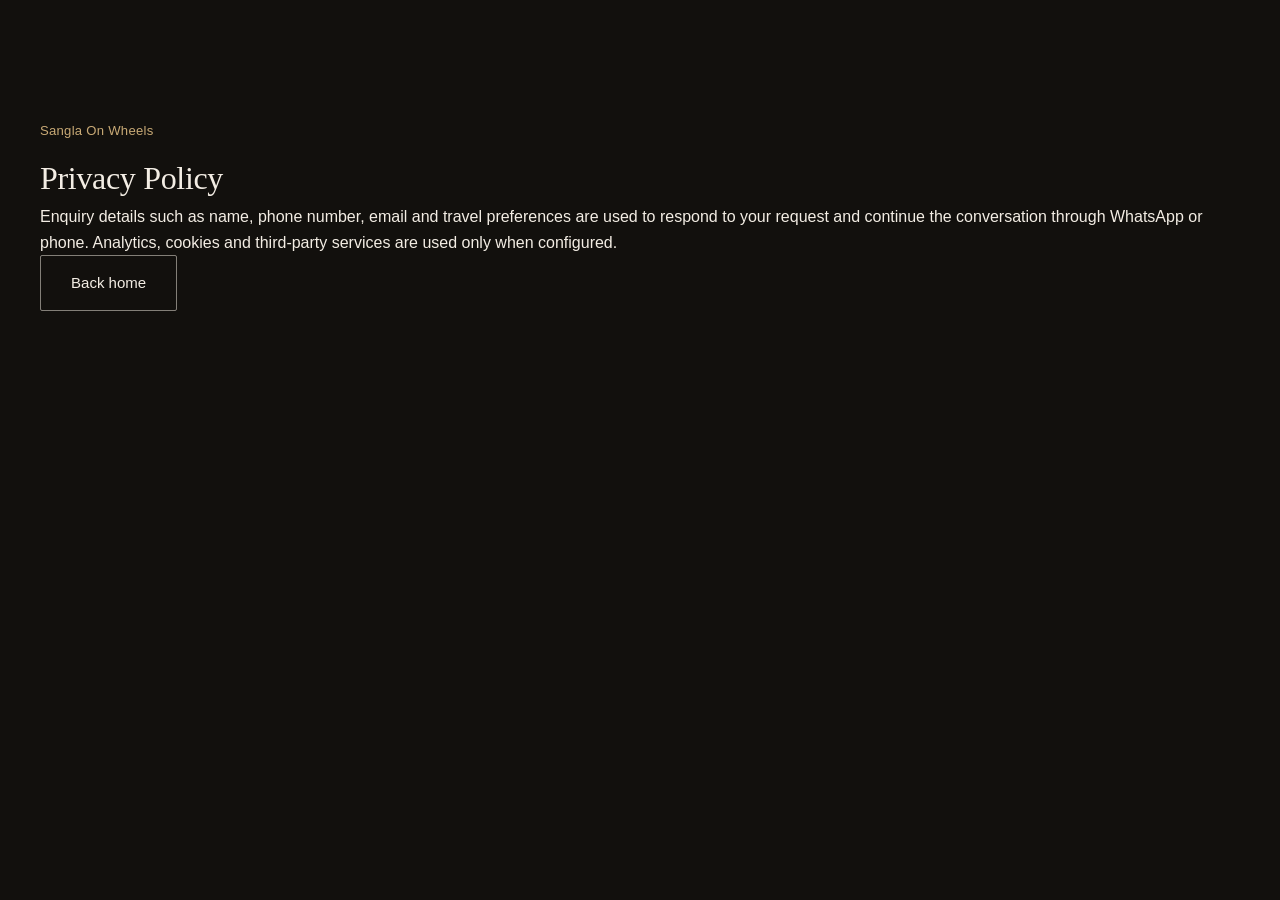
<file: privacy-policy.html>
<!doctype html><html lang="en"><head><meta charset="UTF-8"><meta name="viewport" content="width=device-width,initial-scale=1"><title>Privacy Policy | Sangla On Wheels</title><meta name="description" content="Privacy information for Sangla On Wheels enquiries and WhatsApp communication."><link rel="stylesheet" href="style.css"></head><body><main class="section section--dark"><div class="wrap"><p class="kicker">Sangla On Wheels</p><h1 class="h2">Privacy Policy</h1><p class="lede">Enquiry details such as name, phone number, email and travel preferences are used to respond to your request and continue the conversation through WhatsApp or phone. Analytics, cookies and third-party services are used only when configured.</p><p><a class="btn btn--outline" href="index.html">Back home</a></p></div></main></body></html>
</file>
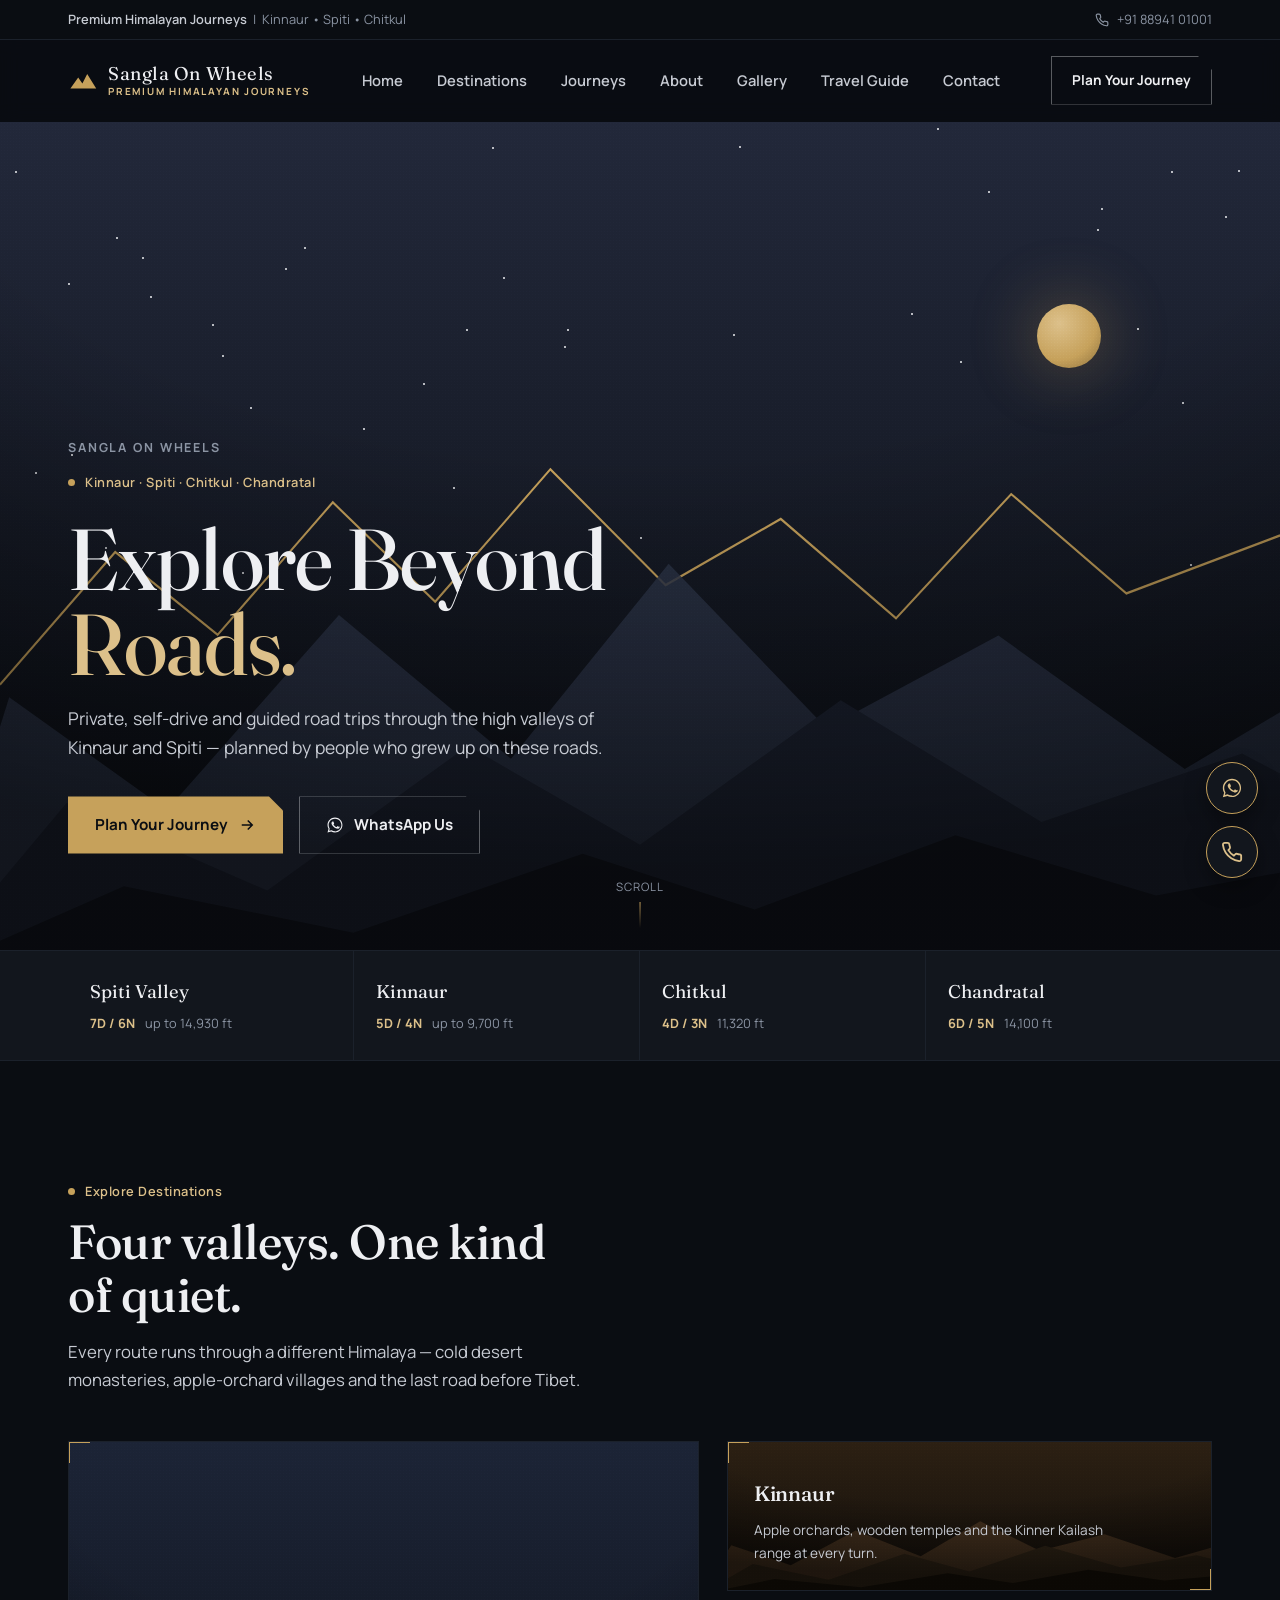
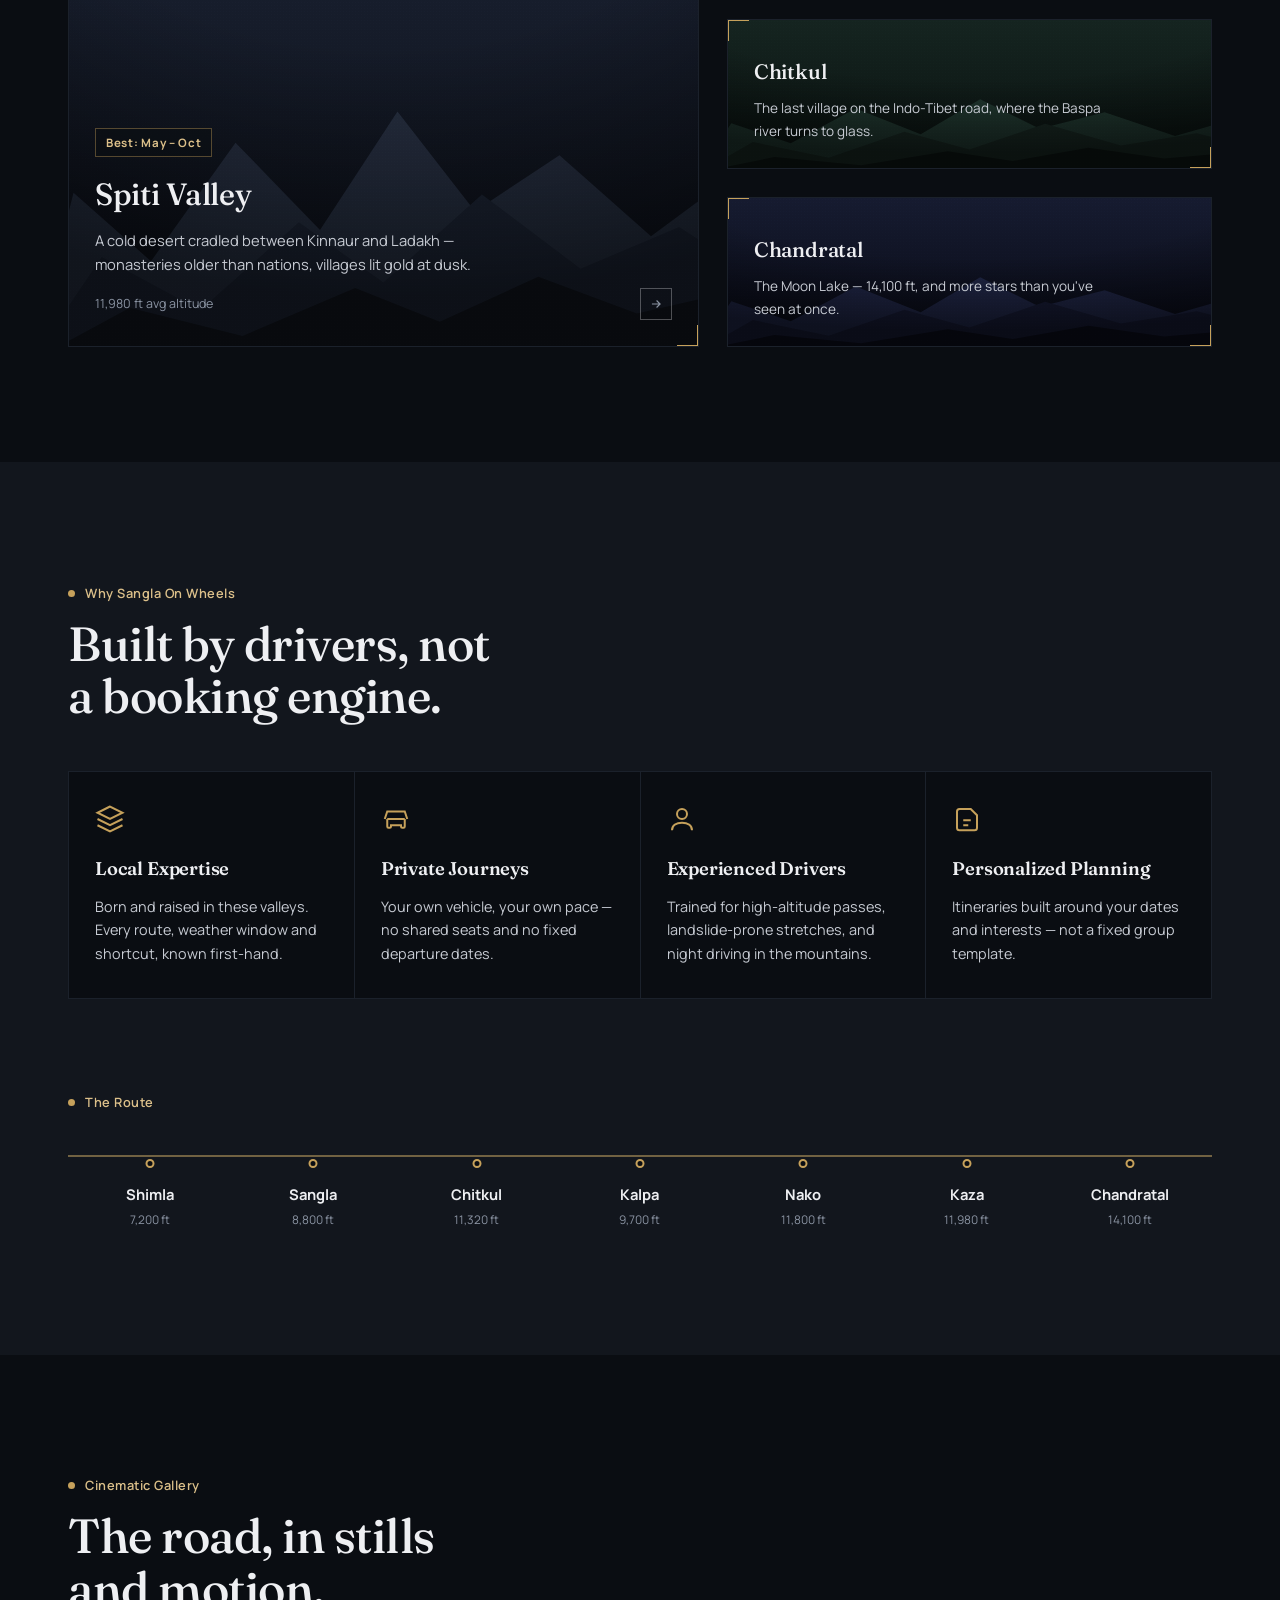
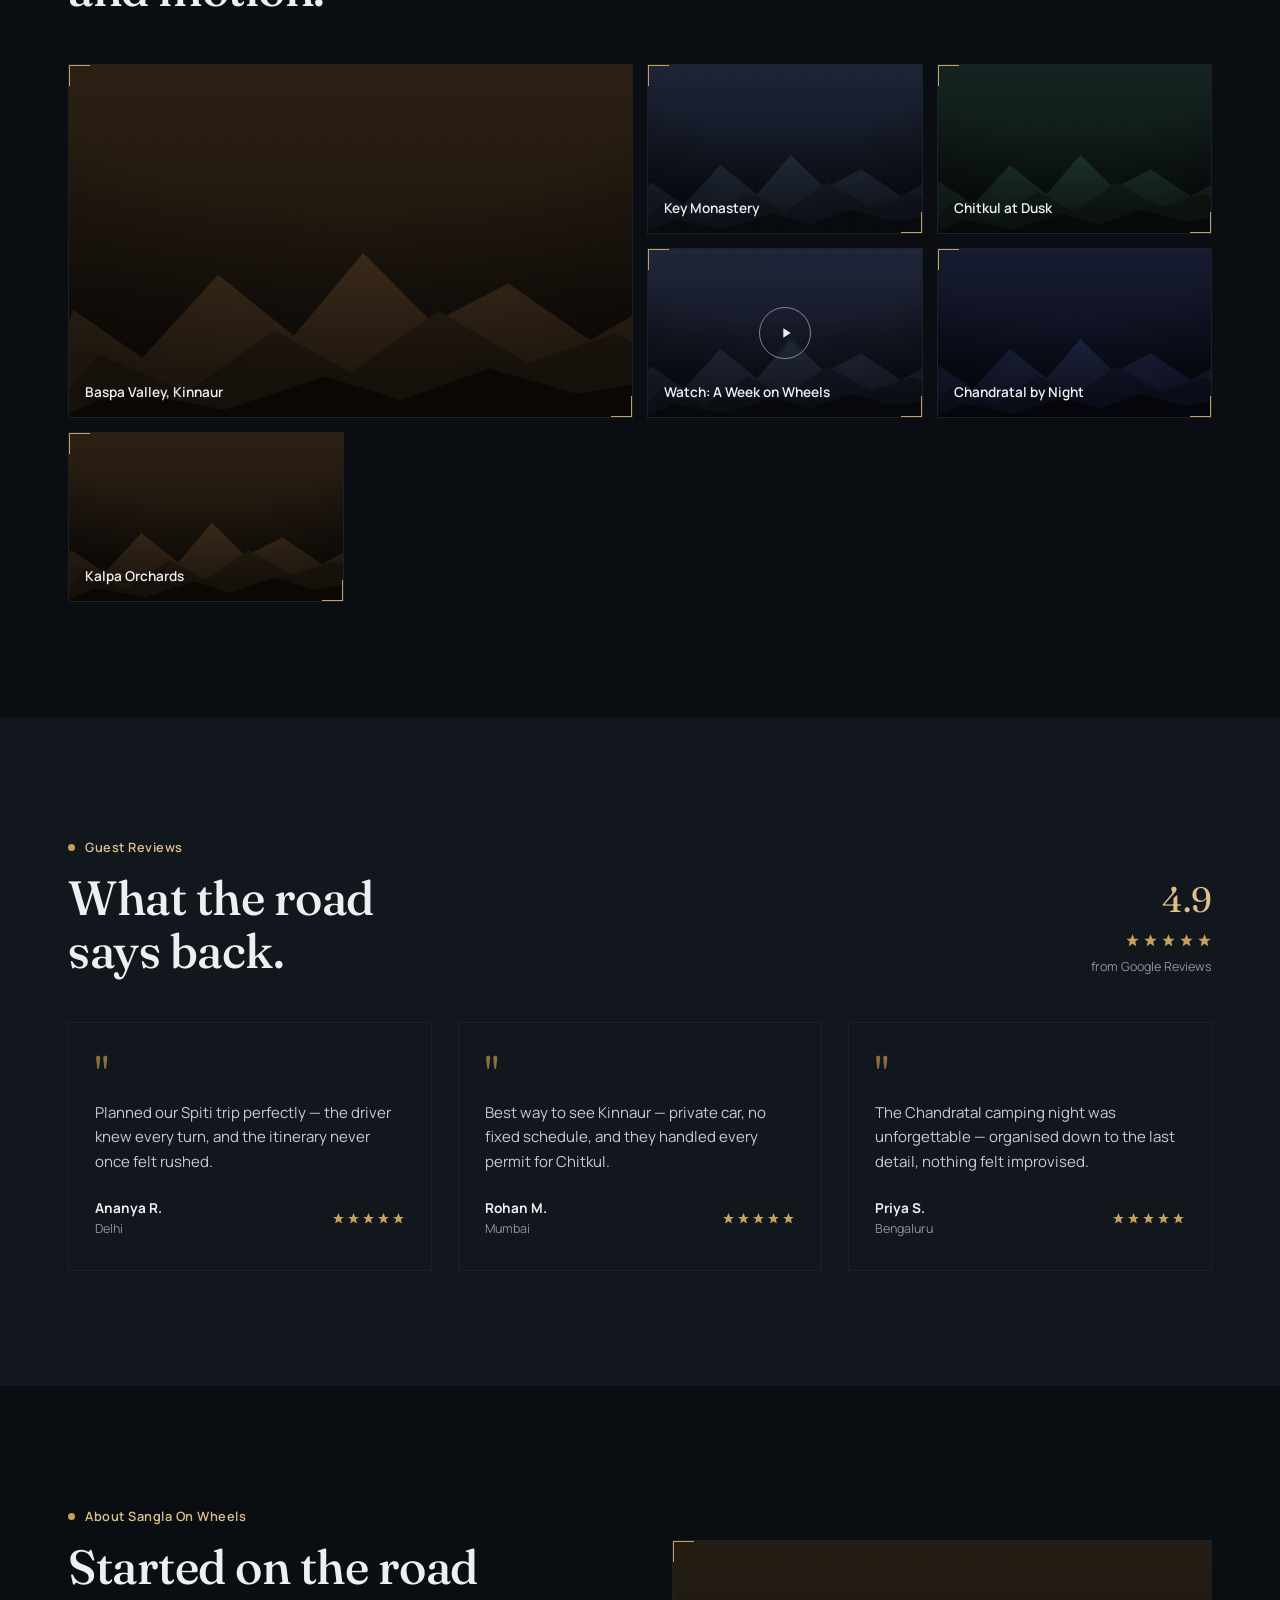
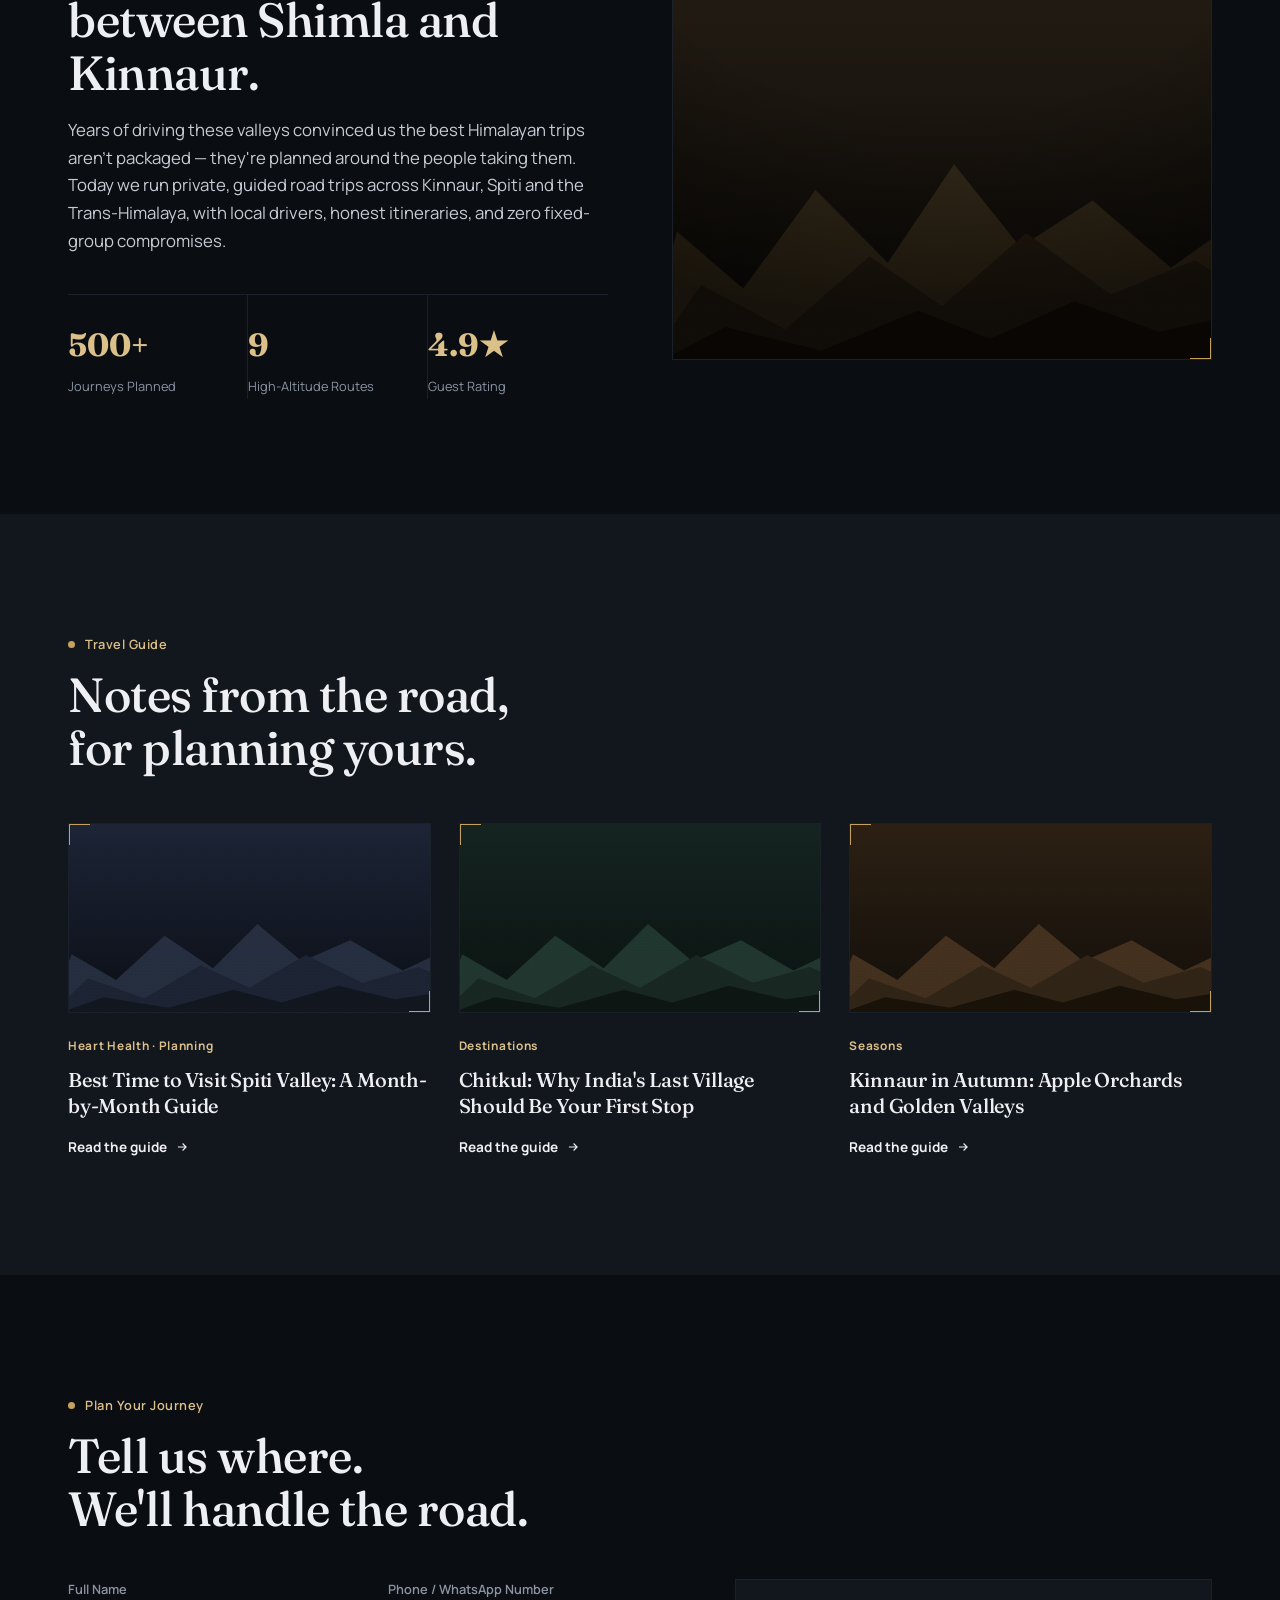
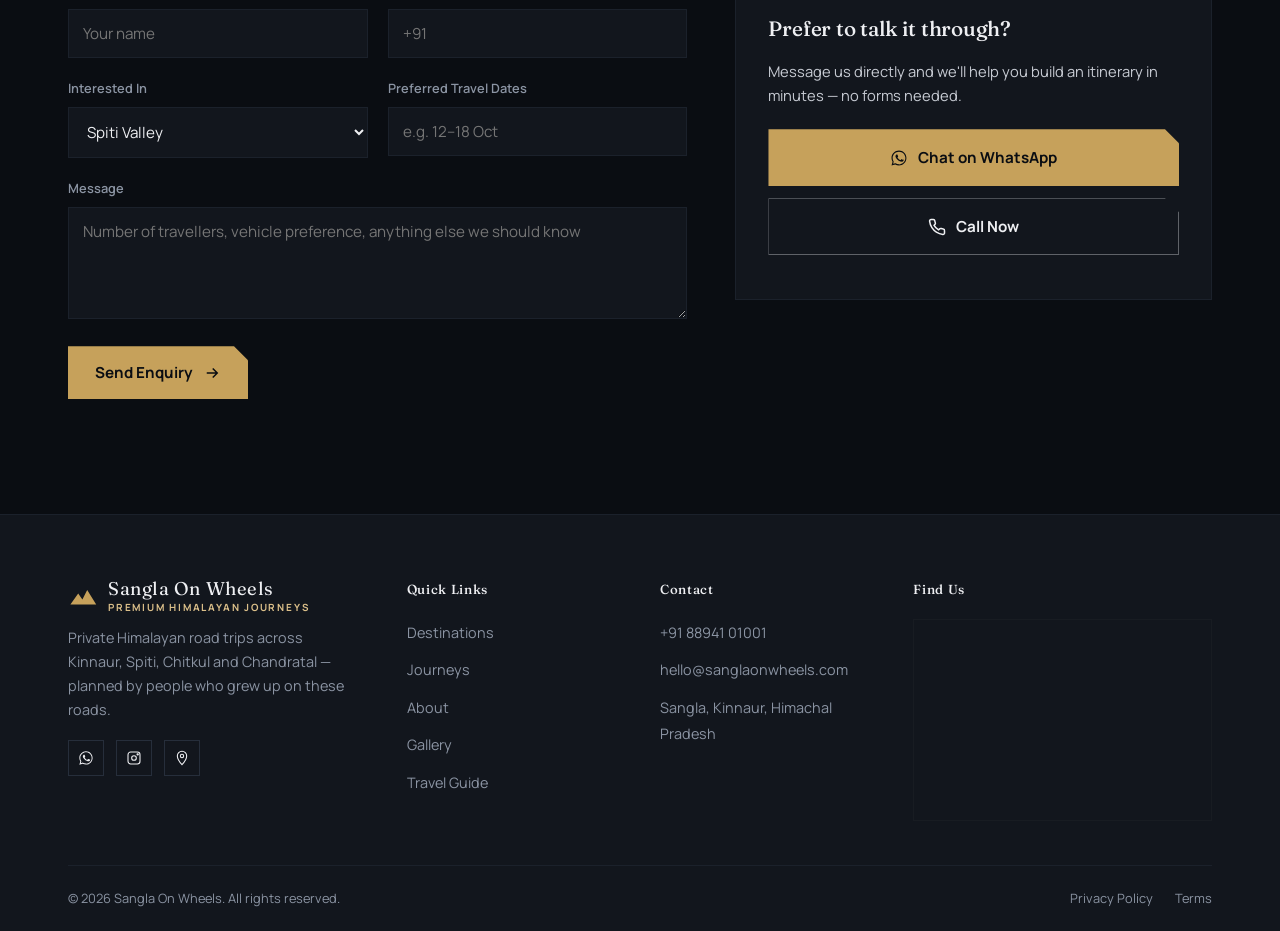
<file: sangla-on-wheels-homepage.html>
<!doctype html>
<html lang="en">
  <head>
    <meta charset="UTF-8" />
    <meta
      name="viewport"
      content="width=device-width, initial-scale=1, maximum-scale=5"
    />
    <title>
      Sangla On Wheels | Premium Himalayan Journeys — Kinnaur, Spiti &amp;
      Chitkul
    </title>
    <meta
      name="description"
      content="Private, guided road trips through Kinnaur, Spiti, Chitkul and Chandratal. Experienced mountain drivers, personalised itineraries, premium Himalayan travel — planned by people who grew up on these roads."
    />
    <meta
      name="keywords"
      content="Sangla On Wheels, Kinnaur tour, Spiti Valley trip, Chitkul tour package, Chandratal tour, Himalayan road trip, Himachal self drive tour"
    />
    <link rel="canonical" href="https://sanglaonwheels.com/" />
    <meta
      property="og:title"
      content="Sangla On Wheels | Premium Himalayan Journeys"
    />
    <meta
      property="og:description"
      content="Private, guided road trips through Kinnaur, Spiti, Chitkul and Chandratal."
    />
    <meta property="og:type" content="website" />
    <meta name="theme-color" content="#0A0D12" />
    <link
      rel="icon"
      href="data:image/svg+xml,%3Csvg xmlns='http://www.w3.org/2000/svg' viewBox='0 0 100 100'%3E%3Crect width='100' height='100' fill='%230A0D12'/%3E%3Cpath d='M10 72 L32 40 L45 58 L60 30 L92 72 Z' fill='%23C6A15B'/%3E%3C/svg%3E"
    />
    <link rel="preconnect" href="https://fonts.googleapis.com" />
    <link rel="preconnect" href="https://fonts.gstatic.com" crossorigin />
    <link
      href="https://fonts.googleapis.com/css2?family=Fraunces:ital,opsz,wght@0,9..144,300;0,9..144,400;0,9..144,500;0,9..144,600;1,9..144,400&family=Manrope:wght@400;500;600;700;800&display=swap"
      rel="stylesheet"
    />

    <script type="application/ld+json">
      {
        "@context": "https://schema.org",
        "@type": "TravelAgency",
        "name": "Sangla On Wheels",
        "description": "Premium private and guided Himalayan road trips across Kinnaur, Spiti, Chitkul and Chandratal.",
        "areaServed": [
          "Kinnaur",
          "Spiti Valley",
          "Chitkul",
          "Chandratal",
          "Himachal Pradesh"
        ],
        "telephone": "+91-88941-01001"
      }
    </script>

    <style>
      :root {
        --ink-950: #0a0d12;
        --ink-900: #12161d;
        --ink-800: #1b212b;
        --ink-700: #262e3b;
        --mist: #8b94a3;
        --paper: #eeeff2;
        --paper-dim: #c7cbd3;
        --gold: #c6a15b;
        --gold-soft: #dcc08a;
        --gold-deep: #8b6f3d;
        --ember: #b4552f;
        --max: 1240px;
        --radius: 2px;
        --ease: cubic-bezier(0.22, 0.61, 0.36, 1);
      }

      *,
      *::before,
      *::after {
        box-sizing: border-box;
      }
      html {
        scroll-behavior: smooth;
      }
      @media (prefers-reduced-motion: reduce) {
        html {
          scroll-behavior: auto;
        }
        *,
        *::before,
        *::after {
          animation-duration: 0.001ms !important;
          animation-iteration-count: 1 !important;
          transition-duration: 0.001ms !important;
          scroll-behavior: auto !important;
        }
      }
      body {
        margin: 0;
        background: var(--ink-950);
        color: var(--paper);
        font-family: "Manrope", sans-serif;
        font-size: 16px;
        line-height: 1.65;
        -webkit-font-smoothing: antialiased;
      }
      img,
      svg {
        display: block;
        max-width: 100%;
      }
      a {
        color: inherit;
        text-decoration: none;
      }
      h1,
      h2,
      h3,
      h4 {
        font-family: "Fraunces", serif;
        font-weight: 500;
        margin: 0;
        color: var(--paper);
        letter-spacing: -0.01em;
      }
      p {
        margin: 0;
      }
      ul {
        margin: 0;
        padding: 0;
        list-style: none;
      }
      button {
        font-family: inherit;
        cursor: pointer;
      }
      input,
      select,
      textarea {
        font-family: inherit;
      }
      :focus-visible {
        outline: 2px solid var(--gold);
        outline-offset: 3px;
      }

      .wrap {
        max-width: var(--max);
        margin: 0 auto;
        padding: 0 clamp(20px, 4vw, 48px);
      }
      .pad {
        padding-top: clamp(64px, 9vw, 120px);
        padding-bottom: clamp(64px, 9vw, 120px);
      }
      .alt {
        background: var(--ink-900);
      }

      .kicker {
        display: inline-flex;
        align-items: center;
        gap: 10px;
        font-size: 0.8rem;
        font-weight: 600;
        letter-spacing: 0.04em;
        color: var(--gold-soft);
        margin-bottom: 14px;
      }
      .kicker::before {
        content: "";
        width: 7px;
        height: 7px;
        border-radius: 50%;
        background: var(--gold);
        flex: none;
      }

      .h2 {
        font-size: clamp(2rem, 4vw, 3rem);
        line-height: 1.1;
      }
      .lede {
        font-size: 1.05rem;
        color: var(--paper-dim);
        max-width: 52ch;
        margin-top: 16px;
      }

      /* ---------- Buttons ---------- */
      .btn {
        display: inline-flex;
        align-items: center;
        gap: 10px;
        padding: 15px 26px;
        font-size: 0.95rem;
        font-weight: 700;
        border: 1px solid transparent;
        white-space: nowrap;
        clip-path: polygon(
          0 0,
          calc(100% - 14px) 0,
          100% 14px,
          100% 100%,
          0 100%
        );
        transition:
          transform 0.25s var(--ease),
          background 0.25s var(--ease),
          border-color 0.25s var(--ease);
      }
      .btn:hover {
        transform: translateY(-2px);
      }
      .btn-gold {
        background: var(--gold);
        color: var(--ink-950);
      }
      .btn-gold:hover {
        background: var(--gold-soft);
      }
      .btn-line {
        border-color: rgba(238, 239, 242, 0.35);
        color: var(--paper);
        background: transparent;
      }
      .btn-line:hover {
        border-color: var(--gold);
        color: var(--gold-soft);
      }
      .btn svg {
        width: 18px;
        height: 18px;
        flex: none;
      }

      /* ---------- Top bar ---------- */
      .topbar {
        background: var(--ink-950);
        border-bottom: 1px solid var(--ink-800);
      }
      .topbar .wrap {
        display: flex;
        align-items: center;
        justify-content: space-between;
        padding-top: 9px;
        padding-bottom: 9px;
        font-size: 0.8rem;
        color: var(--mist);
      }
      .topbar strong {
        color: var(--paper-dim);
        font-weight: 600;
      }
      .topbar a {
        color: var(--mist);
        transition: color 0.2s;
      }
      .topbar a:hover {
        color: var(--gold-soft);
      }
      .topbar .tb-phone {
        display: none;
        align-items: center;
        gap: 8px;
      }
      .topbar .tb-phone svg {
        width: 14px;
        height: 14px;
      }

      /* ---------- Navbar ---------- */
      header.site {
        position: sticky;
        top: 0;
        z-index: 80;
      }
      .navbar {
        background: rgba(10, 13, 18, 0.72);
        backdrop-filter: blur(10px);
        border-bottom: 1px solid transparent;
        transition:
          border-color 0.3s,
          background 0.3s;
      }
      .navbar.is-scrolled {
        background: rgba(10, 13, 18, 0.95);
        border-color: var(--ink-800);
      }
      .navbar .wrap {
        display: flex;
        align-items: center;
        justify-content: space-between;
        padding-top: 16px;
        padding-bottom: 16px;
      }
      .brand {
        display: flex;
        align-items: center;
        gap: 10px;
      }
      .brand svg {
        width: 30px;
        height: 30px;
      }
      .brand-text {
        font-family: "Fraunces", serif;
        font-size: 1.15rem;
        letter-spacing: 0.03em;
        line-height: 1.1;
      }
      .brand-text span {
        display: block;
        font-family: "Manrope", sans-serif;
        font-size: 0.62rem;
        letter-spacing: 0.18em;
        color: var(--gold-soft);
        font-weight: 700;
        margin-top: 2px;
      }
      nav.primary-nav ul {
        display: flex;
        gap: 34px;
      }
      nav.primary-nav a {
        font-size: 0.92rem;
        font-weight: 600;
        color: var(--paper-dim);
        position: relative;
        padding: 4px 0;
      }
      nav.primary-nav a::after {
        content: "";
        position: absolute;
        left: 0;
        right: 100%;
        bottom: 0;
        height: 1px;
        background: var(--gold);
        transition: right 0.25s var(--ease);
      }
      nav.primary-nav a:hover {
        color: var(--paper);
      }
      nav.primary-nav a:hover::after {
        right: 0;
      }
      .nav-cta {
        display: flex;
        align-items: center;
        gap: 14px;
      }
      .nav-cta .btn {
        padding: 12px 20px;
        font-size: 0.85rem;
      }
      .hamburger {
        display: none;
        flex-direction: column;
        gap: 5px;
        background: none;
        border: 0;
        padding: 6px;
      }
      .hamburger span {
        width: 24px;
        height: 2px;
        background: var(--paper);
      }
      .mobile-panel {
        position: fixed;
        inset: 0 0 0 auto;
        width: min(84vw, 340px);
        background: var(--ink-900);
        transform: translateX(100%);
        transition: transform 0.35s var(--ease);
        z-index: 120;
        padding: 26px;
        border-left: 1px solid var(--ink-800);
        display: flex;
        flex-direction: column;
        gap: 26px;
      }
      .mobile-panel.open {
        transform: translateX(0);
      }
      .mobile-panel a {
        font-size: 1.05rem;
        font-weight: 600;
        color: var(--paper-dim);
      }
      .mobile-panel .close-panel {
        align-self: flex-end;
        background: none;
        border: 0;
        color: var(--paper);
        font-size: 1.4rem;
      }
      .scrim {
        position: fixed;
        inset: 0;
        background: rgba(0, 0, 0, 0.55);
        opacity: 0;
        pointer-events: none;
        transition: opacity 0.3s;
        z-index: 110;
      }
      .scrim.show {
        opacity: 1;
        pointer-events: auto;
      }

      /* ---------- Scene (illustrated mountain art) ---------- */
      .scene {
        position: relative;
        overflow: hidden;
        background: linear-gradient(180deg, var(--sky-a), var(--sky-b));
      }
      .scene__layer {
        position: absolute;
        left: -6%;
        right: -6%;
        bottom: -3%;
        height: 62%;
      }
      .scene__layer.l1 {
        clip-path: polygon(
          0 100%,
          6% 46%,
          17% 68%,
          29% 30%,
          41% 58%,
          52% 20%,
          63% 52%,
          75% 34%,
          88% 60%,
          100% 40%,
          100% 100%
        );
        background: var(--p1);
        opacity: 0.85;
      }
      .scene__layer.l2 {
        height: 46%;
        clip-path: polygon(
          0 100%,
          10% 55%,
          24% 78%,
          38% 40%,
          50% 66%,
          64% 28%,
          78% 60%,
          92% 42%,
          100% 58%,
          100% 100%
        );
        background: var(--p2);
      }
      .scene__layer.l3 {
        height: 28%;
        clip-path: polygon(
          0 100%,
          14% 62%,
          30% 82%,
          46% 48%,
          58% 72%,
          72% 40%,
          86% 66%,
          100% 50%,
          100% 100%
        );
        background: var(--p3);
        box-shadow: 0 -1px 0 rgba(198, 161, 91, 0.35);
      }
      .scene__grain {
        position: absolute;
        inset: 0;
        opacity: 0.5;
        mix-blend-mode: overlay;
        background-image: radial-gradient(
          rgba(255, 255, 255, 0.1) 1px,
          transparent 1px
        );
        background-size: 3px 3px;
      }
      .scene__vignette {
        position: absolute;
        inset: 0;
        background: radial-gradient(
          120% 90% at 50% 0%,
          transparent 45%,
          rgba(0, 0, 0, 0.55) 100%
        );
      }

      .scene--spiti {
        --sky-a: #1c2436;
        --sky-b: #0b0e15;
        --p1: #2a3346;
        --p2: #1c2434;
        --p3: #12161f;
      }
      .scene--kinnaur {
        --sky-a: #2c2013;
        --sky-b: #120e0a;
        --p1: #4a3521;
        --p2: #2f2416;
        --p3: #181209;
      }
      .scene--chitkul {
        --sky-a: #152420;
        --sky-b: #0a1210;
        --p1: #243c34;
        --p2: #182722;
        --p3: #0d1613;
      }
      .scene--chandratal {
        --sky-a: #161b30;
        --sky-b: #080a15;
        --p1: #232a4c;
        --p2: #161a33;
        --p3: #0b0d1b;
      }
      .scene--hero {
        --sky-a: #22283a;
        --sky-b: #0a0d12;
        --p1: #2c3448;
        --p2: #1c2231;
        --p3: #12151e;
      }
      .scene--about {
        --sky-a: #241d14;
        --sky-b: #0c0a07;
        --p1: #3a2e1c;
        --p2: #241b10;
        --p3: #130e08;
      }
      .scene--frame {
        --sky-a: #20263a;
        --sky-b: #0c0e17;
        --p1: #2b3348;
        --p2: #1a2030;
        --p3: #0f121a;
      }

      /* ---------- Hero ---------- */
      .hero {
        position: relative;
        min-height: 92vh;
        display: flex;
        align-items: flex-end;
      }
      .hero .stars {
        position: absolute;
        inset: 0;
      }
      .hero .star {
        position: absolute;
        width: 2px;
        height: 2px;
        background: var(--paper);
        border-radius: 50%;
        animation: twinkle 4s ease-in-out infinite;
      }
      @keyframes twinkle {
        0%,
        100% {
          opacity: 0.15;
        }
        50% {
          opacity: 0.9;
        }
      }
      .hero .sun {
        position: absolute;
        right: 14%;
        top: 22%;
        width: 64px;
        height: 64px;
        border-radius: 50%;
        background: radial-gradient(
          circle at 35% 30%,
          var(--gold-soft),
          var(--gold) 60%,
          var(--gold-deep) 100%
        );
        box-shadow: 0 0 60px 10px rgba(198, 161, 91, 0.25);
      }
      .hero .ridge {
        position: absolute;
        left: 0;
        right: 0;
        bottom: 26%;
        height: 40%;
        pointer-events: none;
      }
      .hero .ridge path {
        fill: none;
        stroke: var(--gold);
        stroke-width: 1.4;
        stroke-dasharray: 1400;
        stroke-dashoffset: 1400;
        animation: draw 2.6s var(--ease) 0.3s forwards;
      }
      @keyframes draw {
        to {
          stroke-dashoffset: 0;
        }
      }
      .hero-content {
        position: relative;
        z-index: 2;
        padding-bottom: clamp(56px, 8vw, 96px);
        padding-top: 120px;
        width: 100%;
      }
      .hero-content .kicker {
        color: var(--gold-soft);
      }
      .hero h1 {
        font-size: clamp(2.6rem, 7vw, 5.4rem);
        line-height: 0.98;
        margin: 10px 0 18px;
      }
      .hero h1 em {
        font-style: normal;
        color: var(--gold-soft);
      }
      .hero-sub {
        font-size: 1.1rem;
        color: var(--paper-dim);
        max-width: 52ch;
        margin-bottom: 34px;
      }
      .hero-ctas {
        display: flex;
        flex-wrap: wrap;
        gap: 16px;
      }
      .hero-brandline {
        font-size: 0.78rem;
        letter-spacing: 0.15em;
        color: var(--mist);
        margin-bottom: 8px;
        font-weight: 700;
      }
      .scroll-cue {
        position: absolute;
        left: 50%;
        bottom: 22px;
        transform: translateX(-50%);
        font-size: 0.72rem;
        letter-spacing: 0.1em;
        color: var(--mist);
        display: flex;
        flex-direction: column;
        align-items: center;
        gap: 6px;
        z-index: 2;
      }
      .scroll-cue .line {
        width: 1px;
        height: 26px;
        background: linear-gradient(var(--gold), transparent);
      }

      /* ---------- Featured Journeys strip ---------- */
      .journeys-strip {
        border-top: 1px solid var(--ink-800);
        border-bottom: 1px solid var(--ink-800);
        background: var(--ink-900);
      }
      .journeys-grid {
        display: grid;
        grid-template-columns: repeat(4, 1fr);
      }
      .journey-item {
        padding: 26px 22px;
        border-right: 1px solid var(--ink-800);
        transition: background 0.25s;
      }
      .journey-item:last-child {
        border-right: 0;
      }
      .journey-item:hover {
        background: var(--ink-800);
      }
      .journey-item .name {
        font-family: "Fraunces", serif;
        font-size: 1.15rem;
        margin-bottom: 6px;
      }
      .journey-item .meta {
        font-size: 0.8rem;
        color: var(--mist);
        display: flex;
        gap: 10px;
        flex-wrap: wrap;
      }
      .journey-item .meta b {
        color: var(--gold-soft);
        font-weight: 700;
      }

      /* ---------- Destinations ---------- */
      .dest-grid {
        display: grid;
        grid-template-columns: 1.3fr 1fr;
        gap: 28px;
        margin-top: 48px;
      }
      .dest-sub {
        display: grid;
        grid-template-rows: repeat(3, 1fr);
        gap: 28px;
      }
      .frame {
        position: relative;
        border: 1px solid var(--ink-800);
      }
      .frame::before,
      .frame::after,
      .frame .fc2,
      .frame .fc3 {
        content: "";
        position: absolute;
        width: 22px;
        height: 22px;
        border-color: var(--gold);
        z-index: 3;
      }
      .frame::before {
        top: -1px;
        left: -1px;
        border-top: 2px solid var(--gold);
        border-left: 2px solid var(--gold);
      }
      .frame::after {
        bottom: -1px;
        right: -1px;
        border-bottom: 2px solid var(--gold);
        border-right: 2px solid var(--gold);
      }
      .dest-card {
        min-height: 360px;
        display: flex;
        align-items: flex-end;
      }
      .dest-card.small {
        min-height: 150px;
      }
      .dest-inner {
        position: relative;
        z-index: 2;
        padding: 26px;
        width: 100%;
      }
      .dest-tag {
        display: inline-block;
        font-size: 0.72rem;
        font-weight: 700;
        letter-spacing: 0.06em;
        color: var(--gold-soft);
        background: rgba(10, 13, 18, 0.55);
        border: 1px solid rgba(198, 161, 91, 0.4);
        padding: 4px 10px;
        margin-bottom: 12px;
      }
      .dest-card h3 {
        font-size: clamp(1.5rem, 2.4vw, 2.1rem);
        margin-bottom: 8px;
      }
      .dest-card.small h3 {
        font-size: 1.3rem;
      }
      .dest-card p {
        color: var(--paper-dim);
        font-size: 0.92rem;
        max-width: 44ch;
      }
      .dest-card.small p {
        font-size: 0.85rem;
      }
      .dest-alt {
        display: flex;
        align-items: center;
        gap: 10px;
        margin-top: 12px;
        font-size: 0.78rem;
        color: var(--mist);
      }
      .dest-arrow {
        margin-left: auto;
        width: 32px;
        height: 32px;
        border: 1px solid rgba(238, 239, 242, 0.3);
        display: flex;
        align-items: center;
        justify-content: center;
        transition:
          border-color 0.2s,
          transform 0.2s;
      }
      .dest-card:hover .dest-arrow {
        border-color: var(--gold);
        transform: translateX(3px);
      }
      .dest-arrow svg {
        width: 14px;
        height: 14px;
      }

      /* ---------- Why Us ---------- */
      .why-grid {
        display: grid;
        grid-template-columns: repeat(4, 1fr);
        gap: 1px;
        background: var(--ink-800);
        margin-top: 48px;
        border: 1px solid var(--ink-800);
      }
      .why-item {
        background: var(--ink-950);
        padding: 32px 26px;
      }
      .why-item svg {
        width: 30px;
        height: 30px;
        color: var(--gold);
        margin-bottom: 20px;
      }
      .why-item h3 {
        font-size: 1.15rem;
        margin-bottom: 10px;
        font-weight: 600;
      }
      .why-item p {
        font-size: 0.9rem;
        color: var(--paper-dim);
      }

      .route {
        margin-top: 88px;
      }
      .route-scroll {
        overflow-x: auto;
        padding-bottom: 10px;
      }
      .route-line {
        position: relative;
        display: flex;
        min-width: 760px;
        padding-top: 10px;
      }
      .route-line svg {
        position: absolute;
        left: 0;
        top: 26px;
        width: 100%;
        height: 6px;
      }
      .route-line svg path {
        fill: none;
        stroke: var(--ink-700);
        stroke-width: 1;
      }
      .route-line svg path.fill {
        stroke: var(--gold);
        stroke-dasharray: 1000;
        stroke-dashoffset: 1000;
        transition: stroke-dashoffset 1.4s var(--ease);
      }
      .route-line.in-view svg path.fill {
        stroke-dashoffset: 0;
      }
      .stop {
        flex: 1;
        text-align: center;
        position: relative;
        padding-top: 44px;
      }
      .stop::before {
        content: "";
        position: absolute;
        top: 22px;
        left: 50%;
        transform: translateX(-50%);
        width: 9px;
        height: 9px;
        border-radius: 50%;
        background: var(--ink-950);
        border: 2px solid var(--gold);
      }
      .stop .place {
        font-weight: 700;
        font-size: 0.92rem;
      }
      .stop .alt {
        display: block;
        font-size: 0.74rem;
        color: var(--mist);
        margin-top: 3px;
      }

      /* ---------- Gallery ---------- */
      .gallery-grid {
        display: grid;
        grid-template-columns: repeat(4, 1fr);
        grid-auto-rows: 170px;
        gap: 14px;
        margin-top: 48px;
      }
      .g-item {
        position: relative;
        grid-column: span 1;
        grid-row: span 1;
      }
      .g-item.big {
        grid-column: span 2;
        grid-row: span 2;
      }
      .g-item .cap {
        position: absolute;
        left: 16px;
        bottom: 14px;
        z-index: 2;
        font-size: 0.85rem;
        font-weight: 600;
      }
      .g-item .play {
        position: absolute;
        inset: 0;
        z-index: 2;
        display: flex;
        align-items: center;
        justify-content: center;
      }
      .g-item .play span {
        width: 52px;
        height: 52px;
        border-radius: 50%;
        border: 1px solid rgba(238, 239, 242, 0.5);
        display: flex;
        align-items: center;
        justify-content: center;
        backdrop-filter: blur(2px);
        transition:
          transform 0.25s,
          border-color 0.25s;
      }
      .g-item:hover .play span {
        transform: scale(1.08);
        border-color: var(--gold);
      }
      .g-item .play svg {
        width: 16px;
        height: 16px;
        margin-left: 2px;
      }

      /* ---------- Reviews ---------- */
      .reviews-top {
        display: flex;
        align-items: flex-end;
        justify-content: space-between;
        gap: 24px;
        flex-wrap: wrap;
      }
      .rating-badge {
        text-align: right;
      }
      .rating-badge .big {
        font-family: "Fraunces", serif;
        font-size: 2.2rem;
        color: var(--gold-soft);
      }
      .rating-badge .stars {
        display: flex;
        gap: 3px;
        justify-content: flex-end;
        margin: 4px 0;
      }
      .rating-badge svg {
        width: 15px;
        height: 15px;
        color: var(--gold);
      }
      .rating-badge span {
        font-size: 0.78rem;
        color: var(--mist);
      }
      .review-grid {
        display: grid;
        grid-template-columns: repeat(3, 1fr);
        gap: 26px;
        margin-top: 44px;
      }
      .review-card {
        border: 1px solid var(--ink-800);
        padding: 30px 26px;
        background: var(--ink-900);
      }
      .review-card .quote-mark {
        font-family: "Fraunces", serif;
        font-size: 2.6rem;
        color: var(--gold-deep);
        line-height: 1;
        margin-bottom: 6px;
      }
      .review-card p.txt {
        color: var(--paper-dim);
        font-size: 0.94rem;
        margin-bottom: 22px;
      }
      .review-card .who {
        display: flex;
        align-items: center;
        justify-content: space-between;
        font-size: 0.85rem;
      }
      .review-card .who b {
        font-weight: 700;
      }
      .review-card .who span {
        color: var(--mist);
        display: block;
        font-size: 0.78rem;
      }
      .review-card .stars {
        display: flex;
        gap: 2px;
      }
      .review-card .stars svg {
        width: 13px;
        height: 13px;
        color: var(--gold);
      }

      /* ---------- About ---------- */
      .about-grid {
        display: grid;
        grid-template-columns: 1fr 1fr;
        gap: 64px;
        align-items: center;
      }
      .about-frame {
        min-height: 420px;
      }
      .stat-row {
        display: grid;
        grid-template-columns: repeat(3, 1fr);
        margin-top: 40px;
        border-top: 1px solid var(--ink-800);
      }
      .stat {
        padding: 24px 0 0;
        border-right: 1px solid var(--ink-800);
      }
      .stat:last-child {
        border-right: 0;
      }
      .stat b {
        display: block;
        font-family: "Fraunces", serif;
        font-size: 2rem;
        color: var(--gold-soft);
      }
      .stat span {
        font-size: 0.8rem;
        color: var(--mist);
      }

      /* ---------- Travel Guide ---------- */
      .guide-grid {
        display: grid;
        grid-template-columns: repeat(3, 1fr);
        gap: 28px;
        margin-top: 48px;
      }
      .guide-card .frame {
        height: 190px;
        margin-bottom: 18px;
      }
      .guide-card .cat {
        font-size: 0.74rem;
        letter-spacing: 0.06em;
        color: var(--gold-soft);
        font-weight: 700;
      }
      .guide-card h3 {
        font-family: "Fraunces", serif;
        font-size: 1.25rem;
        margin: 10px 0 14px;
        line-height: 1.3;
      }
      .guide-card a.read {
        font-size: 0.85rem;
        font-weight: 700;
        display: inline-flex;
        align-items: center;
        gap: 8px;
        color: var(--paper);
      }
      .guide-card a.read svg {
        width: 14px;
        height: 14px;
        transition: transform 0.2s;
      }
      .guide-card a.read:hover svg {
        transform: translateX(3px);
      }

      /* ---------- Plan / Enquiry ---------- */
      .plan-grid {
        display: grid;
        grid-template-columns: 1.3fr 1fr;
        gap: 48px;
        margin-top: 44px;
        align-items: start;
      }
      .field {
        margin-bottom: 20px;
      }
      .field label {
        display: block;
        font-size: 0.8rem;
        color: var(--mist);
        margin-bottom: 8px;
        font-weight: 600;
      }
      .field input,
      .field select,
      .field textarea {
        width: 100%;
        background: var(--ink-900);
        border: 1px solid var(--ink-800);
        color: var(--paper);
        padding: 13px 14px;
        font-size: 0.95rem;
        transition: border-color 0.2s;
      }
      .field input:focus,
      .field select:focus,
      .field textarea:focus {
        border-color: var(--gold);
        outline: none;
      }
      .field-row {
        display: grid;
        grid-template-columns: 1fr 1fr;
        gap: 20px;
      }
      .form-note {
        font-size: 0.8rem;
        color: var(--mist);
        margin-top: 6px;
      }
      .side-card {
        border: 1px solid var(--ink-800);
        background: var(--ink-900);
        padding: 32px;
      }
      .side-card h3 {
        font-family: "Fraunces", serif;
        font-size: 1.3rem;
        margin-bottom: 12px;
      }
      .side-card p {
        color: var(--paper-dim);
        font-size: 0.92rem;
        margin-bottom: 22px;
      }
      .side-card .btn {
        width: 100%;
        justify-content: center;
        margin-bottom: 12px;
      }
      .success-msg {
        display: none;
        border: 1px solid var(--gold-deep);
        background: rgba(198, 161, 91, 0.08);
        padding: 18px 20px;
        margin-top: 18px;
        font-size: 0.9rem;
        color: var(--gold-soft);
      }
      .success-msg.show {
        display: block;
      }

      /* ---------- Footer ---------- */
      footer {
        background: var(--ink-900);
        border-top: 1px solid var(--ink-800);
      }
      .footer-top {
        display: grid;
        grid-template-columns: 1.4fr 1fr 1fr 1.4fr;
        gap: 40px;
        padding: 64px 0 44px;
      }
      .footer-brand p {
        color: var(--mist);
        font-size: 0.9rem;
        margin-top: 14px;
        max-width: 32ch;
      }
      .footer-col h4 {
        font-size: 0.82rem;
        letter-spacing: 0.05em;
        color: var(--paper);
        margin-bottom: 18px;
      }
      .footer-col ul li {
        margin-bottom: 11px;
      }
      .footer-col a {
        color: var(--mist);
        font-size: 0.9rem;
        transition: color 0.2s;
      }
      .footer-col a:hover {
        color: var(--gold-soft);
      }
      .social-row {
        display: flex;
        gap: 12px;
        margin-top: 18px;
      }
      .social-row a {
        width: 36px;
        height: 36px;
        border: 1px solid var(--ink-700);
        display: flex;
        align-items: center;
        justify-content: center;
        transition: border-color 0.2s;
      }
      .social-row a:hover {
        border-color: var(--gold);
      }
      .social-row svg {
        width: 16px;
        height: 16px;
      }
      .map-wrap {
        border: 1px solid var(--ink-800);
        overflow: hidden;
        filter: grayscale(0.4) contrast(1.05);
      }
      .map-wrap iframe {
        width: 100%;
        height: 200px;
        border: 0;
        display: block;
      }
      .footer-bottom {
        border-top: 1px solid var(--ink-800);
        padding: 22px 0;
        display: flex;
        justify-content: space-between;
        flex-wrap: wrap;
        gap: 12px;
        font-size: 0.8rem;
        color: var(--mist);
      }
      .footer-bottom .legal {
        display: flex;
        gap: 22px;
      }
      .footer-bottom .legal a:hover {
        color: var(--gold-soft);
      }

      /* ---------- Floating actions ---------- */
      .floaters {
        position: fixed;
        right: 22px;
        bottom: 22px;
        display: flex;
        flex-direction: column;
        gap: 12px;
        z-index: 90;
      }
      .floaters a {
        width: 52px;
        height: 52px;
        border-radius: 50%;
        background: var(--ink-900);
        border: 1px solid var(--gold);
        display: flex;
        align-items: center;
        justify-content: center;
        box-shadow: 0 8px 22px rgba(0, 0, 0, 0.4);
        transition: transform 0.2s;
      }
      .floaters a:hover {
        transform: scale(1.07);
      }
      .floaters svg {
        width: 22px;
        height: 22px;
        color: var(--gold-soft);
      }

      /* ---------- Responsive ---------- */
      @media (max-width: 980px) {
        nav.primary-nav,
        .nav-cta .btn-line {
          display: none;
        }
        .hamburger {
          display: flex;
        }
        .journeys-grid {
          grid-template-columns: repeat(2, 1fr);
        }
        .journey-item:nth-child(2) {
          border-right: 0;
        }
        .journey-item {
          border-bottom: 1px solid var(--ink-800);
        }
        .dest-grid {
          grid-template-columns: 1fr;
        }
        .dest-sub {
          grid-template-rows: none;
        }
        .why-grid {
          grid-template-columns: repeat(2, 1fr);
        }
        .about-grid {
          grid-template-columns: 1fr;
        }
        .gallery-grid {
          grid-template-columns: repeat(2, 1fr);
          grid-auto-rows: 150px;
        }
        .g-item.big {
          grid-column: span 2;
        }
        .review-grid {
          grid-template-columns: 1fr;
        }
        .guide-grid {
          grid-template-columns: 1fr;
        }
        .plan-grid {
          grid-template-columns: 1fr;
        }
        .footer-top {
          grid-template-columns: 1fr 1fr;
          row-gap: 36px;
        }
      }
      @media (max-width: 600px) {
        .topbar .wrap {
          font-size: 0.72rem;
        }
        .journeys-grid {
          grid-template-columns: 1fr;
        }
        .journey-item {
          border-right: 0;
        }
        .why-grid {
          grid-template-columns: 1fr;
        }
        .field-row {
          grid-template-columns: 1fr;
        }
        .footer-top {
          grid-template-columns: 1fr;
        }
        .gallery-grid {
          grid-template-columns: 1fr 1fr;
        }
      }
    </style>
  </head>
  <body>
    <!-- ============ TOP BAR ============ -->
    <div class="topbar">
      <div class="wrap">
        <div>
          <strong>Premium Himalayan Journeys</strong> &nbsp;|&nbsp; Kinnaur •
          Spiti • Chitkul
        </div>
        <a class="tb-phone" href="tel:+918894101001" style="display: flex">
          <svg
            viewBox="0 0 24 24"
            fill="none"
            stroke="currentColor"
            stroke-width="2"
          >
            <path
              d="M22 16.92v3a2 2 0 0 1-2.18 2 19.79 19.79 0 0 1-8.63-3.07 19.5 19.5 0 0 1-6-6 19.79 19.79 0 0 1-3.07-8.67A2 2 0 0 1 4.11 2h3a2 2 0 0 1 2 1.72c.12.9.34 1.79.65 2.65a2 2 0 0 1-.45 2.11L8.09 9.91a16 16 0 0 0 6 6l1.43-1.43a2 2 0 0 1 2.11-.45c.86.31 1.75.53 2.65.65A2 2 0 0 1 22 16.92z"
            />
          </svg>
          +91 88941 01001
        </a>
      </div>
    </div>

    <!-- ============ NAVBAR ============ -->
    <header class="site">
      <div class="navbar" id="navbar">
        <div class="wrap">
          <a href="#home" class="brand">
            <svg viewBox="0 0 100 100">
              <path d="M8 78 L34 42 L48 62 L64 30 L94 78 Z" fill="#C6A15B" />
            </svg>
            <span class="brand-text"
              >Sangla On Wheels<span>PREMIUM HIMALAYAN JOURNEYS</span></span
            >
          </a>
          <nav class="primary-nav">
            <ul>
              <li><a href="#home">Home</a></li>
              <li><a href="#destinations">Destinations</a></li>
              <li><a href="#journeys">Journeys</a></li>
              <li><a href="#about">About</a></li>
              <li><a href="#gallery">Gallery</a></li>
              <li><a href="#guide">Travel Guide</a></li>
              <li><a href="#contact">Contact</a></li>
            </ul>
          </nav>
          <div class="nav-cta">
            <a href="#plan" class="btn btn-line">Plan Your Journey</a>
            <button class="hamburger" id="hamburgerBtn" aria-label="Open menu">
              <span></span><span></span><span></span>
            </button>
          </div>
        </div>
      </div>
    </header>
    <div class="scrim" id="scrim"></div>
    <div class="mobile-panel" id="mobilePanel">
      <button class="close-panel" id="closePanel" aria-label="Close menu">
        &times;
      </button>
      <a href="#home">Home</a>
      <a href="#destinations">Destinations</a>
      <a href="#journeys">Journeys</a>
      <a href="#about">About</a>
      <a href="#gallery">Gallery</a>
      <a href="#guide">Travel Guide</a>
      <a href="#contact">Contact</a>
      <a href="#plan" class="btn btn-gold" style="justify-content: center"
        >Plan Your Journey</a
      >
    </div>

    <!-- ============ HERO ============ -->
    <section class="hero scene scene--hero" id="home">
      <div class="stars" id="starField"></div>
      <div class="sun"></div>
      <svg class="ridge" viewBox="0 0 1000 200" preserveAspectRatio="none">
        <path
          d="M0 170 L90 90 L170 140 L260 60 L340 120 L430 40 L520 110 L610 70 L700 130 L790 55 L880 115 L1000 80"
        />
      </svg>
      <div class="scene__layer l1"></div>
      <div class="scene__layer l2"></div>
      <div class="scene__layer l3"></div>
      <div class="scene__grain"></div>
      <div class="scene__vignette"></div>

      <div class="wrap hero-content">
        <div class="hero-brandline">SANGLA ON WHEELS</div>
        <div class="kicker">Kinnaur · Spiti · Chitkul · Chandratal</div>
        <h1>Explore Beyond<br /><em>Roads.</em></h1>
        <p class="hero-sub">
          Private, self-drive and guided road trips through the high valleys of
          Kinnaur and Spiti — planned by people who grew up on these roads.
        </p>
        <div class="hero-ctas">
          <a href="#plan" class="btn btn-gold"
            >Plan Your Journey
            <svg
              viewBox="0 0 24 24"
              fill="none"
              stroke="currentColor"
              stroke-width="2"
            >
              <path d="M5 12h14M13 6l6 6-6 6" />
            </svg>
          </a>
          <a
            href="https://wa.me/918894101001?text=Hi%20Sangla%20On%20Wheels%2C%20I%27d%20like%20to%20plan%20a%20Himalayan%20trip."
            class="btn btn-line"
            target="_blank"
            rel="noopener"
          >
            <svg viewBox="0 0 24 24" fill="currentColor">
              <path
                d="M17.5 14.4c-.3-.1-1.7-.8-1.9-.9-.3-.1-.4-.1-.6.1-.2.3-.7.9-.8 1-.2.2-.3.2-.5.1-.3-.1-1.1-.4-2.1-1.3-.8-.7-1.3-1.6-1.5-1.8-.2-.3 0-.4.1-.6l.4-.5c.1-.1.2-.3.2-.4.1-.2 0-.3 0-.5-.1-.1-.6-1.5-.8-2-.2-.5-.4-.4-.6-.4h-.5c-.2 0-.5.1-.7.3-.2.3-.9.9-.9 2.1s1 2.5 1.1 2.6c.1.2 1.9 2.9 4.6 4 .6.3 1.1.4 1.5.6.6.2 1.2.2 1.6.1.5-.1 1.7-.7 1.9-1.3.2-.6.2-1.2.2-1.3-.1-.1-.3-.2-.6-.3z"
              />
              <path
                d="M12 2C6.5 2 2 6.5 2 12c0 1.8.5 3.6 1.4 5.1L2 22l5-1.3c1.4.8 3.1 1.2 4.9 1.2 5.5 0 10-4.5 10-10S17.5 2 12 2zm0 18.3c-1.6 0-3.2-.4-4.5-1.2l-.3-.2-3 .8.8-2.9-.2-.3C4 15.1 3.5 13.6 3.5 12c0-4.7 3.8-8.5 8.5-8.5s8.5 3.8 8.5 8.5-3.8 8.5-8.5 8.5z"
              />
            </svg>
            WhatsApp Us
          </a>
        </div>
      </div>
      <div class="scroll-cue">
        <span>SCROLL</span><span class="line"></span>
      </div>
    </section>

    <!-- ============ FEATURED JOURNEYS ============ -->
    <section class="journeys-strip" id="journeys">
      <div class="wrap">
        <div class="journeys-grid">
          <div class="journey-item">
            <div class="name">Spiti Valley</div>
            <div class="meta"><b>7D / 6N</b><span>up to 14,930 ft</span></div>
          </div>
          <div class="journey-item">
            <div class="name">Kinnaur</div>
            <div class="meta"><b>5D / 4N</b><span>up to 9,700 ft</span></div>
          </div>
          <div class="journey-item">
            <div class="name">Chitkul</div>
            <div class="meta"><b>4D / 3N</b><span>11,320 ft</span></div>
          </div>
          <div class="journey-item">
            <div class="name">Chandratal</div>
            <div class="meta"><b>6D / 5N</b><span>14,100 ft</span></div>
          </div>
        </div>
      </div>
    </section>

    <!-- ============ DESTINATIONS ============ -->
    <section class="pad" id="destinations">
      <div class="wrap">
        <div class="kicker">Explore Destinations</div>
        <h2 class="h2">Four valleys. One kind<br />of quiet.</h2>
        <p class="lede">
          Every route runs through a different Himalaya — cold desert
          monasteries, apple-orchard villages and the last road before Tibet.
        </p>

        <div class="dest-grid">
          <a href="#plan" class="frame dest-card scene scene--spiti">
            <div class="scene__layer l1"></div>
            <div class="scene__layer l2"></div>
            <div class="scene__layer l3"></div>
            <div class="scene__grain"></div>
            <div class="scene__vignette"></div>
            <div class="dest-inner">
              <span class="dest-tag">Best: May – Oct</span>
              <h3>Spiti Valley</h3>
              <p>
                A cold desert cradled between Kinnaur and Ladakh — monasteries
                older than nations, villages lit gold at dusk.
              </p>
              <div class="dest-alt">
                11,980 ft avg altitude
                <span class="dest-arrow"
                  ><svg
                    viewBox="0 0 24 24"
                    fill="none"
                    stroke="currentColor"
                    stroke-width="2"
                  >
                    <path d="M5 12h14M13 6l6 6-6 6" /></svg
                ></span>
              </div>
            </div>
          </a>

          <div class="dest-sub">
            <a href="#plan" class="frame dest-card small scene scene--kinnaur">
              <div class="scene__layer l1"></div>
              <div class="scene__layer l2"></div>
              <div class="scene__layer l3"></div>
              <div class="scene__grain"></div>
              <div class="scene__vignette"></div>
              <div class="dest-inner">
                <h3>Kinnaur</h3>
                <p>
                  Apple orchards, wooden temples and the Kinner Kailash range at
                  every turn.
                </p>
              </div>
            </a>
            <a href="#plan" class="frame dest-card small scene scene--chitkul">
              <div class="scene__layer l1"></div>
              <div class="scene__layer l2"></div>
              <div class="scene__layer l3"></div>
              <div class="scene__grain"></div>
              <div class="scene__vignette"></div>
              <div class="dest-inner">
                <h3>Chitkul</h3>
                <p>
                  The last village on the Indo-Tibet road, where the Baspa river
                  turns to glass.
                </p>
              </div>
            </a>
            <a
              href="#plan"
              class="frame dest-card small scene scene--chandratal"
            >
              <div class="scene__layer l1"></div>
              <div class="scene__layer l2"></div>
              <div class="scene__layer l3"></div>
              <div class="scene__grain"></div>
              <div class="scene__vignette"></div>
              <div class="dest-inner">
                <h3>Chandratal</h3>
                <p>
                  The Moon Lake — 14,100 ft, and more stars than you've seen at
                  once.
                </p>
              </div>
            </a>
          </div>
        </div>
      </div>
    </section>

    <!-- ============ WHY US ============ -->
    <section class="pad alt">
      <div class="wrap">
        <div class="kicker">Why Sangla On Wheels</div>
        <h2 class="h2">Built by drivers, not<br />a booking engine.</h2>

        <div class="why-grid">
          <div class="why-item">
            <svg
              viewBox="0 0 24 24"
              fill="none"
              stroke="currentColor"
              stroke-width="1.6"
            >
              <path
                d="M12 2 2 7l10 5 10-5-10-5zM2 17l10 5 10-5M2 12l10 5 10-5"
              />
            </svg>
            <h3>Local Expertise</h3>
            <p>
              Born and raised in these valleys. Every route, weather window and
              shortcut, known first-hand.
            </p>
          </div>
          <div class="why-item">
            <svg
              viewBox="0 0 24 24"
              fill="none"
              stroke="currentColor"
              stroke-width="1.6"
            >
              <path
                d="M3 12l2-6h14l2 6M5 12v6a1 1 0 001 1h1a1 1 0 001-1v-1h8v1a1 1 0 001 1h1a1 1 0 001-1v-6M5 12h14"
              />
            </svg>
            <h3>Private Journeys</h3>
            <p>
              Your own vehicle, your own pace — no shared seats and no fixed
              departure dates.
            </p>
          </div>
          <div class="why-item">
            <svg
              viewBox="0 0 24 24"
              fill="none"
              stroke="currentColor"
              stroke-width="1.6"
            >
              <circle cx="12" cy="8" r="4" />
              <path d="M4 21c0-4 3.6-6 8-6s8 2 8 6" />
            </svg>
            <h3>Experienced Drivers</h3>
            <p>
              Trained for high-altitude passes, landslide-prone stretches, and
              night driving in the mountains.
            </p>
          </div>
          <div class="why-item">
            <svg
              viewBox="0 0 24 24"
              fill="none"
              stroke="currentColor"
              stroke-width="1.6"
            >
              <path
                d="M4 19V6a2 2 0 012-2h9l5 5v10a2 2 0 01-2 2H6a2 2 0 01-2-2z"
              />
              <path d="M9 13h6M9 17h4" />
            </svg>
            <h3>Personalized Planning</h3>
            <p>
              Itineraries built around your dates and interests — not a fixed
              group template.
            </p>
          </div>
        </div>

        <div class="route">
          <div class="kicker">The Route</div>
          <div class="route-scroll">
            <div class="route-line" id="routeLine">
              <svg viewBox="0 0 700 6" preserveAspectRatio="none">
                <path d="M0 3 L700 3" />
                <path class="fill" d="M0 3 L700 3" />
              </svg>
              <div class="stop">
                <span class="place">Shimla</span
                ><span class="alt">7,200 ft</span>
              </div>
              <div class="stop">
                <span class="place">Sangla</span
                ><span class="alt">8,800 ft</span>
              </div>
              <div class="stop">
                <span class="place">Chitkul</span
                ><span class="alt">11,320 ft</span>
              </div>
              <div class="stop">
                <span class="place">Kalpa</span
                ><span class="alt">9,700 ft</span>
              </div>
              <div class="stop">
                <span class="place">Nako</span
                ><span class="alt">11,800 ft</span>
              </div>
              <div class="stop">
                <span class="place">Kaza</span
                ><span class="alt">11,980 ft</span>
              </div>
              <div class="stop">
                <span class="place">Chandratal</span
                ><span class="alt">14,100 ft</span>
              </div>
            </div>
          </div>
        </div>
      </div>
    </section>

    <!-- ============ CINEMATIC GALLERY ============ -->
    <section class="pad" id="gallery">
      <div class="wrap">
        <div class="kicker">Cinematic Gallery</div>
        <h2 class="h2">The road, in stills<br />and motion.</h2>

        <div class="gallery-grid">
          <div class="frame g-item big scene scene--kinnaur">
            <div class="scene__layer l1"></div>
            <div class="scene__layer l2"></div>
            <div class="scene__layer l3"></div>
            <div class="scene__grain"></div>
            <div class="scene__vignette"></div>
            <span class="cap">Baspa Valley, Kinnaur</span>
          </div>
          <div class="frame g-item scene scene--spiti">
            <div class="scene__layer l1"></div>
            <div class="scene__layer l2"></div>
            <div class="scene__layer l3"></div>
            <div class="scene__grain"></div>
            <div class="scene__vignette"></div>
            <span class="cap">Key Monastery</span>
          </div>
          <div class="frame g-item scene scene--chitkul">
            <div class="scene__layer l1"></div>
            <div class="scene__layer l2"></div>
            <div class="scene__layer l3"></div>
            <div class="scene__grain"></div>
            <div class="scene__vignette"></div>
            <span class="cap">Chitkul at Dusk</span>
          </div>
          <div class="frame g-item scene scene--frame">
            <div class="scene__layer l1"></div>
            <div class="scene__layer l2"></div>
            <div class="scene__layer l3"></div>
            <div class="scene__grain"></div>
            <div class="scene__vignette"></div>
            <div class="play">
              <span
                ><svg viewBox="0 0 24 24" fill="currentColor">
                  <path d="M8 5v14l11-7z" /></svg
              ></span>
            </div>
            <span class="cap">Watch: A Week on Wheels</span>
          </div>
          <div class="frame g-item scene scene--chandratal">
            <div class="scene__layer l1"></div>
            <div class="scene__layer l2"></div>
            <div class="scene__layer l3"></div>
            <div class="scene__grain"></div>
            <div class="scene__vignette"></div>
            <span class="cap">Chandratal by Night</span>
          </div>
          <div class="frame g-item scene scene--kinnaur">
            <div class="scene__layer l1"></div>
            <div class="scene__layer l2"></div>
            <div class="scene__layer l3"></div>
            <div class="scene__grain"></div>
            <div class="scene__vignette"></div>
            <span class="cap">Kalpa Orchards</span>
          </div>
        </div>
      </div>
    </section>

    <!-- ============ REVIEWS ============ -->
    <section class="pad alt">
      <div class="wrap">
        <div class="reviews-top">
          <div>
            <div class="kicker">Guest Reviews</div>
            <h2 class="h2">What the road<br />says back.</h2>
          </div>
          <div class="rating-badge">
            <div class="big">4.9</div>
            <div class="stars">
              <svg viewBox="0 0 24 24" fill="currentColor">
                <path d="M12 2l3 7h7l-5.5 4.5L18 21l-6-4-6 4 1.5-7.5L2 9h7z" />
              </svg>
              <svg viewBox="0 0 24 24" fill="currentColor">
                <path d="M12 2l3 7h7l-5.5 4.5L18 21l-6-4-6 4 1.5-7.5L2 9h7z" />
              </svg>
              <svg viewBox="0 0 24 24" fill="currentColor">
                <path d="M12 2l3 7h7l-5.5 4.5L18 21l-6-4-6 4 1.5-7.5L2 9h7z" />
              </svg>
              <svg viewBox="0 0 24 24" fill="currentColor">
                <path d="M12 2l3 7h7l-5.5 4.5L18 21l-6-4-6 4 1.5-7.5L2 9h7z" />
              </svg>
              <svg viewBox="0 0 24 24" fill="currentColor">
                <path d="M12 2l3 7h7l-5.5 4.5L18 21l-6-4-6 4 1.5-7.5L2 9h7z" />
              </svg>
            </div>
            <span>from Google Reviews</span>
          </div>
        </div>

        <div class="review-grid">
          <div class="review-card">
            <div class="quote-mark">"</div>
            <p class="txt">
              Planned our Spiti trip perfectly — the driver knew every turn, and
              the itinerary never once felt rushed.
            </p>
            <div class="who">
              <div><b>Ananya R.</b><span>Delhi</span></div>
              <div class="stars">
                <svg viewBox="0 0 24 24" fill="currentColor">
                  <path
                    d="M12 2l3 7h7l-5.5 4.5L18 21l-6-4-6 4 1.5-7.5L2 9h7z"
                  /></svg
                ><svg viewBox="0 0 24 24" fill="currentColor">
                  <path
                    d="M12 2l3 7h7l-5.5 4.5L18 21l-6-4-6 4 1.5-7.5L2 9h7z"
                  /></svg
                ><svg viewBox="0 0 24 24" fill="currentColor">
                  <path
                    d="M12 2l3 7h7l-5.5 4.5L18 21l-6-4-6 4 1.5-7.5L2 9h7z"
                  /></svg
                ><svg viewBox="0 0 24 24" fill="currentColor">
                  <path
                    d="M12 2l3 7h7l-5.5 4.5L18 21l-6-4-6 4 1.5-7.5L2 9h7z"
                  /></svg
                ><svg viewBox="0 0 24 24" fill="currentColor">
                  <path
                    d="M12 2l3 7h7l-5.5 4.5L18 21l-6-4-6 4 1.5-7.5L2 9h7z"
                  />
                </svg>
              </div>
            </div>
          </div>
          <div class="review-card">
            <div class="quote-mark">"</div>
            <p class="txt">
              Best way to see Kinnaur — private car, no fixed schedule, and they
              handled every permit for Chitkul.
            </p>
            <div class="who">
              <div><b>Rohan M.</b><span>Mumbai</span></div>
              <div class="stars">
                <svg viewBox="0 0 24 24" fill="currentColor">
                  <path
                    d="M12 2l3 7h7l-5.5 4.5L18 21l-6-4-6 4 1.5-7.5L2 9h7z"
                  /></svg
                ><svg viewBox="0 0 24 24" fill="currentColor">
                  <path
                    d="M12 2l3 7h7l-5.5 4.5L18 21l-6-4-6 4 1.5-7.5L2 9h7z"
                  /></svg
                ><svg viewBox="0 0 24 24" fill="currentColor">
                  <path
                    d="M12 2l3 7h7l-5.5 4.5L18 21l-6-4-6 4 1.5-7.5L2 9h7z"
                  /></svg
                ><svg viewBox="0 0 24 24" fill="currentColor">
                  <path
                    d="M12 2l3 7h7l-5.5 4.5L18 21l-6-4-6 4 1.5-7.5L2 9h7z"
                  /></svg
                ><svg viewBox="0 0 24 24" fill="currentColor">
                  <path
                    d="M12 2l3 7h7l-5.5 4.5L18 21l-6-4-6 4 1.5-7.5L2 9h7z"
                  />
                </svg>
              </div>
            </div>
          </div>
          <div class="review-card">
            <div class="quote-mark">"</div>
            <p class="txt">
              The Chandratal camping night was unforgettable — organised down to
              the last detail, nothing felt improvised.
            </p>
            <div class="who">
              <div><b>Priya S.</b><span>Bengaluru</span></div>
              <div class="stars">
                <svg viewBox="0 0 24 24" fill="currentColor">
                  <path
                    d="M12 2l3 7h7l-5.5 4.5L18 21l-6-4-6 4 1.5-7.5L2 9h7z"
                  /></svg
                ><svg viewBox="0 0 24 24" fill="currentColor">
                  <path
                    d="M12 2l3 7h7l-5.5 4.5L18 21l-6-4-6 4 1.5-7.5L2 9h7z"
                  /></svg
                ><svg viewBox="0 0 24 24" fill="currentColor">
                  <path
                    d="M12 2l3 7h7l-5.5 4.5L18 21l-6-4-6 4 1.5-7.5L2 9h7z"
                  /></svg
                ><svg viewBox="0 0 24 24" fill="currentColor">
                  <path
                    d="M12 2l3 7h7l-5.5 4.5L18 21l-6-4-6 4 1.5-7.5L2 9h7z"
                  /></svg
                ><svg viewBox="0 0 24 24" fill="currentColor">
                  <path
                    d="M12 2l3 7h7l-5.5 4.5L18 21l-6-4-6 4 1.5-7.5L2 9h7z"
                  />
                </svg>
              </div>
            </div>
          </div>
        </div>
      </div>
    </section>

    <!-- ============ ABOUT ============ -->
    <section class="pad" id="about">
      <div class="wrap about-grid">
        <div>
          <div class="kicker">About Sangla On Wheels</div>
          <h2 class="h2">
            Started on the road<br />between Shimla and Kinnaur.
          </h2>
          <p class="lede" style="max-width: 56ch">
            Years of driving these valleys convinced us the best Himalayan trips
            aren't packaged — they're planned around the people taking them.
            Today we run private, guided road trips across Kinnaur, Spiti and
            the Trans-Himalaya, with local drivers, honest itineraries, and zero
            fixed-group compromises.
          </p>
          <div class="stat-row">
            <div class="stat"><b>500+</b><span>Journeys Planned</span></div>
            <div class="stat"><b>9</b><span>High-Altitude Routes</span></div>
            <div class="stat"><b>4.9★</b><span>Guest Rating</span></div>
          </div>
        </div>
        <div class="frame about-frame scene scene--about">
          <div class="scene__layer l1"></div>
          <div class="scene__layer l2"></div>
          <div class="scene__layer l3"></div>
          <div class="scene__grain"></div>
          <div class="scene__vignette"></div>
        </div>
      </div>
    </section>

    <!-- ============ TRAVEL GUIDE ============ -->
    <section class="pad alt" id="guide">
      <div class="wrap">
        <div class="kicker">Travel Guide</div>
        <h2 class="h2">Notes from the road,<br />for planning yours.</h2>

        <div class="guide-grid">
          <div class="guide-card">
            <div class="frame scene scene--spiti">
              <div class="scene__layer l1"></div>
              <div class="scene__layer l2"></div>
              <div class="scene__layer l3"></div>
              <div class="scene__grain"></div>
            </div>
            <span class="cat">Heart Health · Planning</span>
            <h3>Best Time to Visit Spiti Valley: A Month-by-Month Guide</h3>
            <a href="#" class="read"
              >Read the guide
              <svg
                viewBox="0 0 24 24"
                fill="none"
                stroke="currentColor"
                stroke-width="2"
              >
                <path d="M5 12h14M13 6l6 6-6 6" /></svg
            ></a>
          </div>
          <div class="guide-card">
            <div class="frame scene scene--chitkul">
              <div class="scene__layer l1"></div>
              <div class="scene__layer l2"></div>
              <div class="scene__layer l3"></div>
              <div class="scene__grain"></div>
            </div>
            <span class="cat">Destinations</span>
            <h3>Chitkul: Why India's Last Village Should Be Your First Stop</h3>
            <a href="#" class="read"
              >Read the guide
              <svg
                viewBox="0 0 24 24"
                fill="none"
                stroke="currentColor"
                stroke-width="2"
              >
                <path d="M5 12h14M13 6l6 6-6 6" /></svg
            ></a>
          </div>
          <div class="guide-card">
            <div class="frame scene scene--kinnaur">
              <div class="scene__layer l1"></div>
              <div class="scene__layer l2"></div>
              <div class="scene__layer l3"></div>
              <div class="scene__grain"></div>
            </div>
            <span class="cat">Seasons</span>
            <h3>Kinnaur in Autumn: Apple Orchards and Golden Valleys</h3>
            <a href="#" class="read"
              >Read the guide
              <svg
                viewBox="0 0 24 24"
                fill="none"
                stroke="currentColor"
                stroke-width="2"
              >
                <path d="M5 12h14M13 6l6 6-6 6" /></svg
            ></a>
          </div>
        </div>
      </div>
    </section>

    <!-- ============ PLAN YOUR JOURNEY ============ -->
    <section class="pad" id="plan">
      <div class="wrap">
        <div class="kicker">Plan Your Journey</div>
        <h2 class="h2">Tell us where.<br />We'll handle the road.</h2>

        <div class="plan-grid">
          <form id="enquiryForm">
            <div class="field-row">
              <div class="field">
                <label for="fname">Full Name</label>
                <input
                  type="text"
                  id="fname"
                  required
                  placeholder="Your name"
                />
              </div>
              <div class="field">
                <label for="fphone">Phone / WhatsApp Number</label>
                <input type="tel" id="fphone" required placeholder="+91 " />
              </div>
            </div>
            <div class="field-row">
              <div class="field">
                <label for="fdest">Interested In</label>
                <select id="fdest">
                  <option>Spiti Valley</option>
                  <option>Kinnaur</option>
                  <option>Chitkul</option>
                  <option>Chandratal</option>
                  <option>Custom Journey</option>
                </select>
              </div>
              <div class="field">
                <label for="fdate">Preferred Travel Dates</label>
                <input type="text" id="fdate" placeholder="e.g. 12–18 Oct" />
              </div>
            </div>
            <div class="field">
              <label for="fmsg">Message</label>
              <textarea
                id="fmsg"
                rows="4"
                placeholder="Number of travellers, vehicle preference, anything else we should know"
              ></textarea>
            </div>
            <button type="submit" class="btn btn-gold">
              Send Enquiry
              <svg
                viewBox="0 0 24 24"
                fill="none"
                stroke="currentColor"
                stroke-width="2"
              >
                <path d="M5 12h14M13 6l6 6-6 6" />
              </svg>
            </button>
            <div class="success-msg" id="successMsg">
              Thank you — we've received your enquiry and will WhatsApp you
              shortly.
            </div>
          </form>

          <div class="side-card">
            <h3>Prefer to talk it through?</h3>
            <p>
              Message us directly and we'll help you build an itinerary in
              minutes — no forms needed.
            </p>
            <a
              href="https://wa.me/918894101001?text=Hi%20Sangla%20On%20Wheels%2C%20I%27d%20like%20to%20plan%20a%20Himalayan%20trip."
              class="btn btn-gold"
              target="_blank"
              rel="noopener"
            >
              <svg viewBox="0 0 24 24" fill="currentColor">
                <path
                  d="M17.5 14.4c-.3-.1-1.7-.8-1.9-.9-.3-.1-.4-.1-.6.1-.2.3-.7.9-.8 1-.2.2-.3.2-.5.1-.3-.1-1.1-.4-2.1-1.3-.8-.7-1.3-1.6-1.5-1.8-.2-.3 0-.4.1-.6l.4-.5c.1-.1.2-.3.2-.4.1-.2 0-.3 0-.5-.1-.1-.6-1.5-.8-2-.2-.5-.4-.4-.6-.4h-.5c-.2 0-.5.1-.7.3-.2.3-.9.9-.9 2.1s1 2.5 1.1 2.6c.1.2 1.9 2.9 4.6 4 .6.3 1.1.4 1.5.6.6.2 1.2.2 1.6.1.5-.1 1.7-.7 1.9-1.3.2-.6.2-1.2.2-1.3-.1-.1-.3-.2-.6-.3z"
                />
                <path
                  d="M12 2C6.5 2 2 6.5 2 12c0 1.8.5 3.6 1.4 5.1L2 22l5-1.3c1.4.8 3.1 1.2 4.9 1.2 5.5 0 10-4.5 10-10S17.5 2 12 2zm0 18.3c-1.6 0-3.2-.4-4.5-1.2l-.3-.2-3 .8.8-2.9-.2-.3C4 15.1 3.5 13.6 3.5 12c0-4.7 3.8-8.5 8.5-8.5s8.5 3.8 8.5 8.5-3.8 8.5-8.5 8.5z"
                />
              </svg>
              Chat on WhatsApp
            </a>
            <a href="tel:+918894101001" class="btn btn-line">
              <svg
                viewBox="0 0 24 24"
                fill="none"
                stroke="currentColor"
                stroke-width="2"
              >
                <path
                  d="M22 16.92v3a2 2 0 0 1-2.18 2 19.79 19.79 0 0 1-8.63-3.07 19.5 19.5 0 0 1-6-6 19.79 19.79 0 0 1-3.07-8.67A2 2 0 0 1 4.11 2h3a2 2 0 0 1 2 1.72c.12.9.34 1.79.65 2.65a2 2 0 0 1-.45 2.11L8.09 9.91a16 16 0 0 0 6 6l1.43-1.43a2 2 0 0 1 2.11-.45c.86.31 1.75.53 2.65.65A2 2 0 0 1 22 16.92z"
                />
              </svg>
              Call Now
            </a>
          </div>
        </div>
      </div>
    </section>

    <!-- ============ FOOTER ============ -->
    <footer id="contact">
      <div class="wrap">
        <div class="footer-top">
          <div class="footer-brand">
            <a href="#home" class="brand">
              <svg viewBox="0 0 100 100" width="30" height="30">
                <path d="M8 78 L34 42 L48 62 L64 30 L94 78 Z" fill="#C6A15B" />
              </svg>
              <span class="brand-text"
                >Sangla On Wheels<span>PREMIUM HIMALAYAN JOURNEYS</span></span
              >
            </a>
            <p>
              Private Himalayan road trips across Kinnaur, Spiti, Chitkul and
              Chandratal — planned by people who grew up on these roads.
            </p>
            <div class="social-row">
              <a
                href="https://wa.me/918894101001"
                target="_blank"
                rel="noopener"
                aria-label="WhatsApp"
                ><svg viewBox="0 0 24 24" fill="currentColor">
                  <path
                    d="M17.5 14.4c-.3-.1-1.7-.8-1.9-.9-.3-.1-.4-.1-.6.1-.2.3-.7.9-.8 1-.2.2-.3.2-.5.1-.3-.1-1.1-.4-2.1-1.3-.8-.7-1.3-1.6-1.5-1.8-.2-.3 0-.4.1-.6l.4-.5c.1-.1.2-.3.2-.4.1-.2 0-.3 0-.5-.1-.1-.6-1.5-.8-2-.2-.5-.4-.4-.6-.4h-.5c-.2 0-.5.1-.7.3-.2.3-.9.9-.9 2.1s1 2.5 1.1 2.6c.1.2 1.9 2.9 4.6 4 .6.3 1.1.4 1.5.6.6.2 1.2.2 1.6.1.5-.1 1.7-.7 1.9-1.3.2-.6.2-1.2.2-1.3-.1-.1-.3-.2-.6-.3z"
                  />
                  <path
                    d="M12 2C6.5 2 2 6.5 2 12c0 1.8.5 3.6 1.4 5.1L2 22l5-1.3c1.4.8 3.1 1.2 4.9 1.2 5.5 0 10-4.5 10-10S17.5 2 12 2zm0 18.3c-1.6 0-3.2-.4-4.5-1.2l-.3-.2-3 .8.8-2.9-.2-.3C4 15.1 3.5 13.6 3.5 12c0-4.7 3.8-8.5 8.5-8.5s8.5 3.8 8.5 8.5-3.8 8.5-8.5 8.5z"
                  /></svg
              ></a>
              <a
                href="https://instagram.com"
                target="_blank"
                rel="noopener"
                aria-label="Instagram"
                ><svg
                  viewBox="0 0 24 24"
                  fill="none"
                  stroke="currentColor"
                  stroke-width="1.6"
                >
                  <rect x="3" y="3" width="18" height="18" rx="4" />
                  <circle cx="12" cy="12" r="3.5" />
                  <circle cx="17.5" cy="6.5" r="1" /></svg
              ></a>
              <a
                href="https://maps.google.com/?q=Sangla,Himachal+Pradesh"
                target="_blank"
                rel="noopener"
                aria-label="Google Maps"
                ><svg
                  viewBox="0 0 24 24"
                  fill="none"
                  stroke="currentColor"
                  stroke-width="1.6"
                >
                  <path d="M12 22s7-7.4 7-13a7 7 0 10-14 0c0 5.6 7 13 7 13z" />
                  <circle cx="12" cy="9" r="2.5" /></svg
              ></a>
            </div>
          </div>
          <div class="footer-col">
            <h4>Quick Links</h4>
            <ul>
              <li><a href="#destinations">Destinations</a></li>
              <li><a href="#journeys">Journeys</a></li>
              <li><a href="#about">About</a></li>
              <li><a href="#gallery">Gallery</a></li>
              <li><a href="#guide">Travel Guide</a></li>
            </ul>
          </div>
          <div class="footer-col">
            <h4>Contact</h4>
            <ul>
              <li><a href="tel:+918894101001">+91 88941 01001</a></li>
              <li>
                <a href="mailto:hello@sanglaonwheels.com"
                  >hello@sanglaonwheels.com</a
                >
              </li>
              <li><a href="#">Sangla, Kinnaur, Himachal Pradesh</a></li>
            </ul>
          </div>
          <div class="footer-col" style="grid-column: span 1">
            <h4>Find Us</h4>
            <div class="map-wrap">
              <iframe
                src="https://www.google.com/maps?q=Sangla,Himachal+Pradesh&output=embed"
                loading="lazy"
                referrerpolicy="no-referrer-when-downgrade"
                title="Sangla On Wheels location"
              ></iframe>
            </div>
          </div>
        </div>
        <div class="footer-bottom">
          <span>© 2026 Sangla On Wheels. All rights reserved.</span>
          <div class="legal">
            <a href="#">Privacy Policy</a>
            <a href="#">Terms</a>
          </div>
        </div>
      </div>
    </footer>

    <!-- ============ FLOATING ACTIONS ============ -->
    <div class="floaters">
      <a
        href="https://wa.me/918894101001?text=Hi%20Sangla%20On%20Wheels%2C%20I%27d%20like%20to%20plan%20a%20Himalayan%20trip."
        target="_blank"
        rel="noopener"
        aria-label="WhatsApp us"
      >
        <svg viewBox="0 0 24 24" fill="currentColor">
          <path
            d="M17.5 14.4c-.3-.1-1.7-.8-1.9-.9-.3-.1-.4-.1-.6.1-.2.3-.7.9-.8 1-.2.2-.3.2-.5.1-.3-.1-1.1-.4-2.1-1.3-.8-.7-1.3-1.6-1.5-1.8-.2-.3 0-.4.1-.6l.4-.5c.1-.1.2-.3.2-.4.1-.2 0-.3 0-.5-.1-.1-.6-1.5-.8-2-.2-.5-.4-.4-.6-.4h-.5c-.2 0-.5.1-.7.3-.2.3-.9.9-.9 2.1s1 2.5 1.1 2.6c.1.2 1.9 2.9 4.6 4 .6.3 1.1.4 1.5.6.6.2 1.2.2 1.6.1.5-.1 1.7-.7 1.9-1.3.2-.6.2-1.2.2-1.3-.1-.1-.3-.2-.6-.3z"
          />
          <path
            d="M12 2C6.5 2 2 6.5 2 12c0 1.8.5 3.6 1.4 5.1L2 22l5-1.3c1.4.8 3.1 1.2 4.9 1.2 5.5 0 10-4.5 10-10S17.5 2 12 2zm0 18.3c-1.6 0-3.2-.4-4.5-1.2l-.3-.2-3 .8.8-2.9-.2-.3C4 15.1 3.5 13.6 3.5 12c0-4.7 3.8-8.5 8.5-8.5s8.5 3.8 8.5 8.5-3.8 8.5-8.5 8.5z"
          />
        </svg>
      </a>
      <a href="tel:+918894101001" aria-label="Call us">
        <svg
          viewBox="0 0 24 24"
          fill="none"
          stroke="currentColor"
          stroke-width="2"
        >
          <path
            d="M22 16.92v3a2 2 0 0 1-2.18 2 19.79 19.79 0 0 1-8.63-3.07 19.5 19.5 0 0 1-6-6 19.79 19.79 0 0 1-3.07-8.67A2 2 0 0 1 4.11 2h3a2 2 0 0 1 2 1.72c.12.9.34 1.79.65 2.65a2 2 0 0 1-.45 2.11L8.09 9.91a16 16 0 0 0 6 6l1.43-1.43a2 2 0 0 1 2.11-.45c.86.31 1.75.53 2.65.65A2 2 0 0 1 22 16.92z"
          />
        </svg>
      </a>
    </div>

    <script>
      // Sticky navbar background on scroll
      const navbar = document.getElementById("navbar");
      window.addEventListener("scroll", () => {
        navbar.classList.toggle("is-scrolled", window.scrollY > 30);
      });

      // Mobile menu
      const hamburgerBtn = document.getElementById("hamburgerBtn");
      const mobilePanel = document.getElementById("mobilePanel");
      const scrim = document.getElementById("scrim");
      const closePanel = document.getElementById("closePanel");
      function openMenu() {
        mobilePanel.classList.add("open");
        scrim.classList.add("show");
      }
      function closeMenu() {
        mobilePanel.classList.remove("open");
        scrim.classList.remove("show");
      }
      hamburgerBtn.addEventListener("click", openMenu);
      closePanel.addEventListener("click", closeMenu);
      scrim.addEventListener("click", closeMenu);
      mobilePanel
        .querySelectorAll("a")
        .forEach((a) => a.addEventListener("click", closeMenu));

      // Star field for hero
      const starField = document.getElementById("starField");
      for (let i = 0; i < 40; i++) {
        const s = document.createElement("div");
        s.className = "star";
        s.style.left = Math.random() * 100 + "%";
        s.style.top = Math.random() * 55 + "%";
        s.style.animationDelay = Math.random() * 4 + "s";
        starField.appendChild(s);
      }

      // Route line draw-in on scroll into view
      const routeLine = document.getElementById("routeLine");
      const io = new IntersectionObserver(
        (entries) => {
          entries.forEach((e) => {
            if (e.isIntersecting) {
              routeLine.classList.add("in-view");
            }
          });
        },
        { threshold: 0.4 },
      );
      io.observe(routeLine);

      // Enquiry form (front-end demo only, no backend attached yet)
      const enquiryForm = document.getElementById("enquiryForm");
      const successMsg = document.getElementById("successMsg");
      enquiryForm.addEventListener("submit", function (e) {
        e.preventDefault();
        successMsg.classList.add("show");
        enquiryForm.reset();
      });
    </script>
  </body>
</html>
</file>
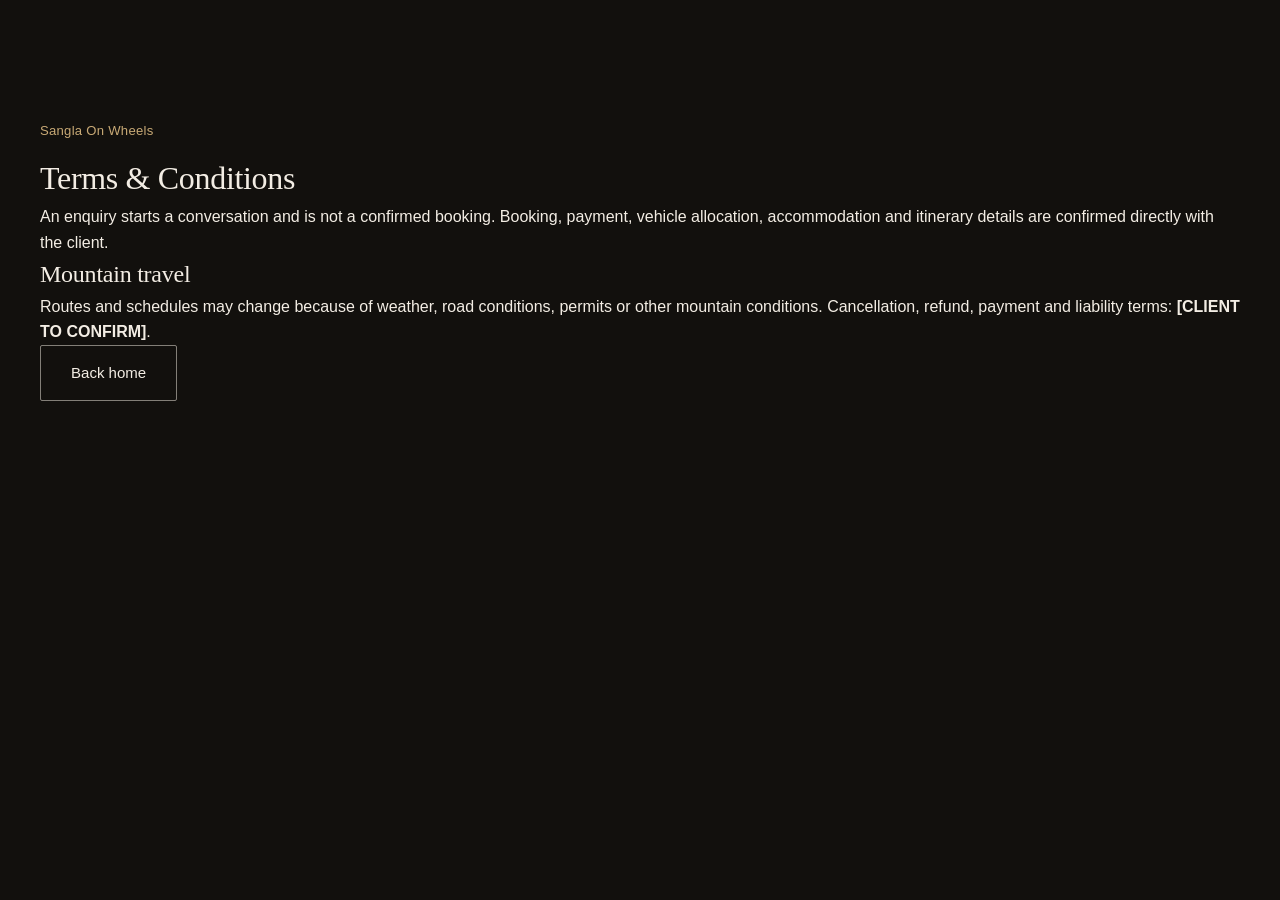
<file: terms-and-conditions.html>
<!doctype html><html lang="en"><head><meta charset="UTF-8"><meta name="viewport" content="width=device-width,initial-scale=1"><title>Terms &amp; Conditions | Sangla On Wheels</title><meta name="description" content="Terms and conditions for Sangla On Wheels travel enquiries."><link rel="stylesheet" href="style.css"></head><body><main class="section section--dark"><div class="wrap"><p class="kicker">Sangla On Wheels</p><h1 class="h2">Terms &amp; Conditions</h1><p class="lede">An enquiry starts a conversation and is not a confirmed booking. Booking, payment, vehicle allocation, accommodation and itinerary details are confirmed directly with the client.</p><h2 class="h2">Mountain travel</h2><p class="lede">Routes and schedules may change because of weather, road conditions, permits or other mountain conditions. Cancellation, refund, payment and liability terms: <strong>[CLIENT TO CONFIRM]</strong>.</p><p><a class="btn btn--outline" href="index.html">Back home</a></p></div></main></body></html>
</file>
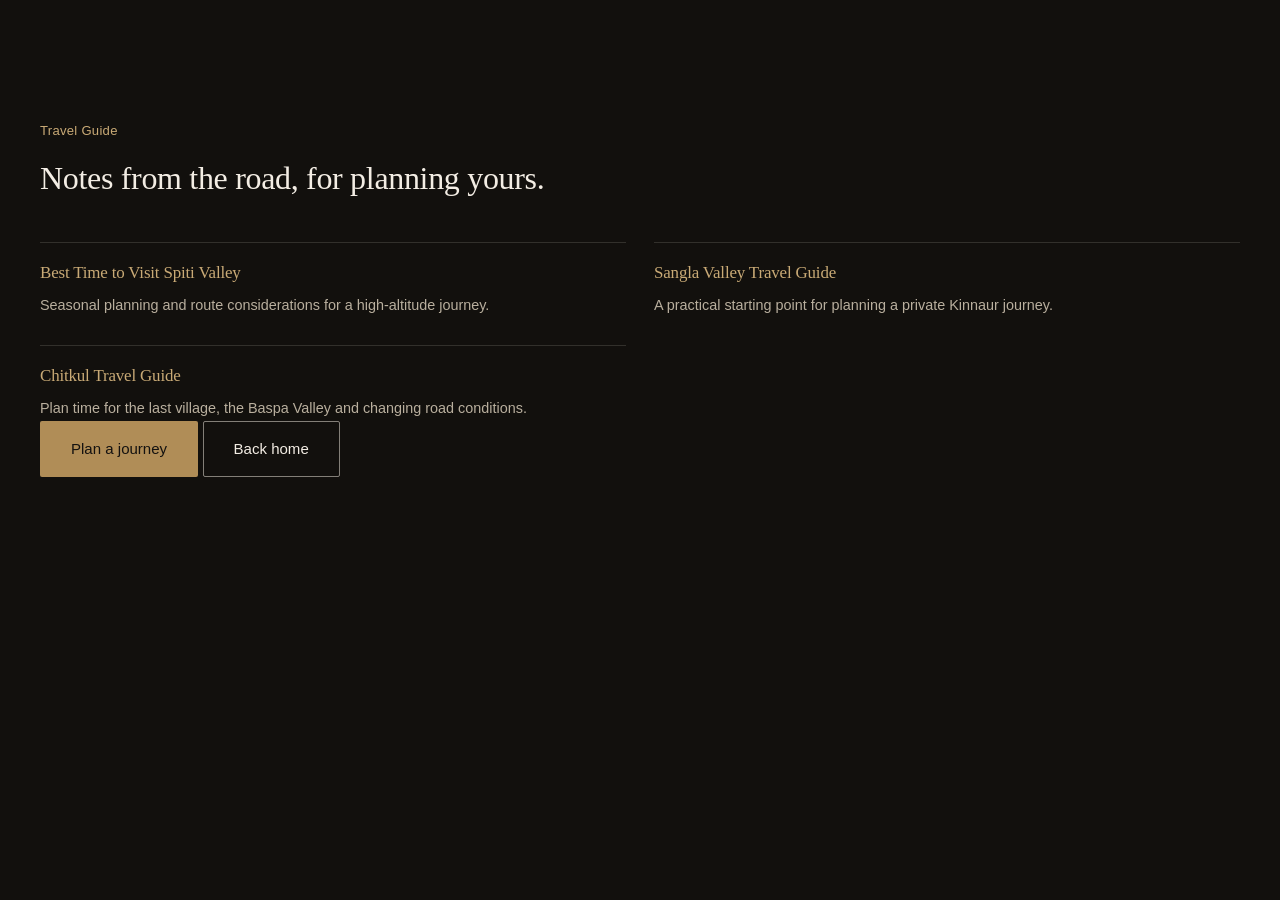
<file: travel-guide.html>
<!doctype html><html lang="en"><head><meta charset="UTF-8"><meta name="viewport" content="width=device-width,initial-scale=1"><title>Travel Guide | Sangla On Wheels</title><meta name="description" content="Practical planning notes for Kinnaur, Sangla, Chitkul and Spiti journeys."><link rel="stylesheet" href="style.css"></head><body><main class="section section--dark"><div class="wrap"><p class="kicker">Travel Guide</p><h1 class="h2">Notes from the road, for planning yours.</h1><div class="why__points"><article class="why__point"><h3>Best Time to Visit Spiti Valley</h3><p>Seasonal planning and route considerations for a high-altitude journey.</p></article><article class="why__point"><h3>Sangla Valley Travel Guide</h3><p>A practical starting point for planning a private Kinnaur journey.</p></article><article class="why__point"><h3>Chitkul Travel Guide</h3><p>Plan time for the last village, the Baspa Valley and changing road conditions.</p></article></div><p><a class="btn btn--gold" href="index.html#plan">Plan a journey</a> <a class="btn btn--outline" href="index.html">Back home</a></p></div></main></body></html>
</file>
<file: style.css>
/* =========================================================
   SANGLA ON WHEELS — DESIGN TOKENS
   Dark luxury + Himalayan cinematic
   Shared base stylesheet for all pages
   ========================================================= */
:root{
  --bg-deep:      #12100D;   /* near-black charcoal, warm undertone */
  --bg-panel:     #1B1815;   /* slightly raised charcoal panel */
  --bg-light:     #F4F0E8;   /* warm off-white section background */
  --bg-light-alt: #ECE6D9;

  --ink:          #F3EDE4;   /* warm off-white type on dark */
  --ink-dim:      #B9AF9E;   /* muted stone for secondary text on dark */
  --ink-dark:     #201C17;   /* near-black type on light sections */
  --ink-dark-dim: #6B6156;

  --gold:         #B08D57;   /* muted antique brass accent */
  --gold-soft:    #C9AA76;
  --gold-deep:    #8C6C3E;

  --line-dark:    rgba(243,237,228,0.14);
  --line-light:   rgba(32,28,23,0.12);

  --serif: "Fraunces", Georgia, serif;
  --sans:  "Inter", -apple-system, BlinkMacSystemFont, "Segoe UI", sans-serif;

  --container: 1240px;
  --gutter: 20px;

  --ease: cubic-bezier(.22,.61,.36,1);
}

@media (min-width:768px){
  :root{ --gutter: 40px; }
}

/* =========================================================
   RESET & BASE
   ========================================================= */
*,*::before,*::after{ box-sizing:border-box; }
html{ scroll-behavior:smooth; }
body{
  margin:0;
  background:var(--bg-deep);
  color:var(--ink);
  font-family:var(--sans);
  font-size:16px;
  line-height:1.6;
  -webkit-font-smoothing:antialiased;
  overflow-x:hidden;
}
img{ max-width:100%; display:block; }
a{ color:inherit; text-decoration:none; }
h1,h2,h3{ font-family:var(--serif); font-weight:500; margin:0; letter-spacing:-0.01em; }
p{ margin:0; }
ul{ list-style:none; margin:0; padding:0; }
button{ font-family:inherit; cursor:pointer; }
input,select,textarea{ font-family:inherit; font-size:1rem; }

.reveal{
  opacity:0;
  transform:translateY(18px);
  transition:opacity .7s var(--ease), transform .7s var(--ease);
}
.reveal.is-visible{ opacity:1; transform:none; }

@media (prefers-reduced-motion: reduce){
  html{ scroll-behavior:auto; }
  .reveal{ opacity:1; transform:none; transition:none; }
  *{ animation-duration:.001ms !important; transition-duration:.001ms !important; }
}

/* =========================================================
   BUTTONS
   ========================================================= */
.btn{
  display:inline-flex;
  align-items:center;
  justify-content:center;
  gap:9px;
  padding:15px 30px;
  font-size:.94rem;
  font-weight:500;
  border-radius:2px;
  border:1px solid transparent;
  transition:background .25s var(--ease), border-color .25s var(--ease), color .25s var(--ease), transform .25s var(--ease);
  white-space:nowrap;
}
.btn:active{ transform:scale(.98); }
.btn svg{ width:17px; height:17px; flex:none; }

.btn--gold{ background:var(--gold); color:#141210; }
.btn--gold:hover{ background:var(--gold-soft); }

.btn--outline{ border-color:rgba(243,237,228,0.5); color:var(--ink); }
.btn--outline:hover{ border-color:var(--ink); background:rgba(243,237,228,0.08); }

.btn--outline-dark{ border-color:rgba(32,28,23,0.35); color:var(--ink-dark); }
.btn--outline-dark:hover{ border-color:var(--ink-dark); background:rgba(32,28,23,0.06); }

.btn--gold-sm{ background:var(--gold); color:#141210; padding:10px 20px; font-size:.85rem; border-radius:2px; }
.btn--gold-sm:hover{ background:var(--gold-soft); }

.btn--ghost-sm{ padding:10px 16px; font-size:.85rem; color:var(--ink-dim); border:1px solid var(--line-dark); border-radius:2px; }
.btn--ghost-sm:hover{ color:var(--ink); border-color:var(--ink-dim); }
.btn--full{ width:100%; }

.link-cta{
  position:relative;
  display:inline-block;
  font-size:.92rem;
  font-weight:500;
  color:var(--gold-soft);
  padding-bottom:3px;
  border-bottom:1px solid rgba(201,170,118,0.4);
  transition:border-color .25s var(--ease), color .25s var(--ease);
}
.link-cta:hover{ border-color:var(--gold-soft); }
.link-cta--light{ color:var(--ink); border-color:rgba(243,237,228,0.55); }

/* =========================================================
   ANNOUNCEMENT BAR
   ========================================================= */
.announce{
  background:var(--bg-panel);
  color:var(--ink-dim);
  text-align:center;
  padding:9px 14px;
  font-size:.76rem;
  letter-spacing:.02em;
}
.announce a{ color:var(--gold-soft); }

/* =========================================================
   NAVBAR
   ========================================================= */
.nav{
  position:sticky;
  top:0;
  z-index:100;
  transition:background .35s var(--ease), box-shadow .35s var(--ease);
}
.nav::before{
  content:"";
  position:absolute; inset:0;
  background:transparent;
  transition:background .35s var(--ease);
  z-index:-1;
}
.nav.is-scrolled::before{
  background:rgba(18,16,13,0.92);
  backdrop-filter:blur(10px);
  box-shadow:0 1px 0 var(--line-dark);
}
.nav--solid::before{
  background:rgba(18,16,13,0.96);
  backdrop-filter:blur(10px);
  box-shadow:0 1px 0 var(--line-dark);
}
.nav__inner{
  max-width:var(--container);
  margin:0 auto;
  padding:18px var(--gutter);
  display:flex;
  align-items:center;
  justify-content:space-between;
  gap:20px;
}
.nav__brand{ display:flex; align-items:center; gap:10px; flex:0 0 auto; }
.nav__brand svg{ width:26px; height:26px; }
.nav__mark{
  font-family:var(--serif);
  font-size:1.15rem;
  letter-spacing:.01em;
  color:var(--ink);
  line-height:1.1;
}
.nav__mark span{ display:block; font-family:var(--sans); font-size:.6rem; letter-spacing:.16em; color:var(--gold-soft); font-weight:600; margin-top:3px; }
.nav__links{
  display:none;
  gap:30px;
  font-size:.9rem;
  color:var(--ink-dim);
}
.nav__links a{ transition:color .2s; }
.nav__links a:hover, .nav__links a.is-active{ color:var(--ink); }
.nav__cta{ display:none; gap:10px; align-items:center; }

.nav__burger{
  width:38px; height:38px;
  display:flex; flex-direction:column; align-items:center; justify-content:center; gap:5px;
  background:none; border:none; padding:0;
}
.nav__burger span{
  width:20px; height:1.5px; background:var(--ink); display:block;
  transition:transform .3s var(--ease), opacity .3s var(--ease);
}
.nav__burger[aria-expanded="true"] span:nth-child(1){ transform:translateY(6.5px) rotate(45deg); }
.nav__burger[aria-expanded="true"] span:nth-child(2){ opacity:0; }
.nav__burger[aria-expanded="true"] span:nth-child(3){ transform:translateY(-6.5px) rotate(-45deg); }

.nav__mobile{
  max-height:0;
  overflow:hidden;
  background:var(--bg-panel);
  transition:max-height .4s var(--ease);
}
.nav__mobile.is-open{ max-height:560px; }
.nav__mobile a{
  display:block;
  padding:15px var(--gutter);
  border-top:1px solid var(--line-dark);
  color:var(--ink);
  font-size:1rem;
}
.nav__mobile-cta{
  display:flex; flex-direction:column; gap:10px;
  padding:18px var(--gutter) 24px;
}
.nav__mobile-cta .btn{ width:100%; }

@media (min-width:960px){
  .nav__links{ display:flex; }
  .nav__cta{ display:flex; }
  .nav__burger{ display:none; }
  .nav__mobile{ display:none; }
}

/* =========================================================
   PAGE HERO (inner pages — About / Contact / Tours / Gallery)
   ========================================================= */
.page-hero{
  position:relative;
  min-height:46vh;
  display:flex;
  align-items:flex-end;
  overflow:hidden;
}
.page-hero__media{ position:absolute; inset:0; }
.page-hero__media img{ width:100%; height:100%; object-fit:cover; }
.page-hero__overlay{
  position:absolute; inset:0;
  background:linear-gradient(180deg, rgba(18,16,13,0.55) 0%, rgba(18,16,13,0.35) 40%, rgba(18,16,13,0.94) 100%);
}
.page-hero__content{
  position:relative; z-index:2;
  max-width:var(--container);
  margin:0 auto;
  padding:0 var(--gutter) 54px;
  width:100%;
}
.page-hero__kicker{ font-size:.85rem; color:var(--gold-soft); margin-bottom:12px; }
.page-hero__title{ font-size:clamp(2.1rem, 6vw, 3.6rem); color:var(--ink); }
.page-hero__sub{ margin-top:12px; font-size:1.02rem; color:var(--ink-dim); max-width:52ch; }
.breadcrumb{ margin-top:18px; font-size:.82rem; color:var(--ink-dim); display:flex; gap:8px; align-items:center; }
.breadcrumb a{ color:var(--ink-dim); }
.breadcrumb a:hover{ color:var(--gold-soft); }
.breadcrumb span{ color:var(--gold-soft); }

/* =========================================================
   SECTION SHELL
   ========================================================= */
.section{ padding:76px var(--gutter); }
@media (min-width:768px){ .section{ padding:120px var(--gutter); } }
.section--tight{ padding-top:56px; padding-bottom:56px; }
@media (min-width:768px){ .section--tight{ padding-top:80px; padding-bottom:80px; } }

.section--dark{ background:var(--bg-deep); color:var(--ink); }
.section--panel{ background:var(--bg-panel); color:var(--ink); }
.section--light{ background:var(--bg-light); color:var(--ink-dark); }

.section__head{
  max-width:640px;
  margin:0 auto 48px;
  text-align:left;
}
.section__head h2{ font-size:clamp(1.7rem, 4vw, 2.6rem); }
.section__head p{
  margin-top:14px;
  font-size:1.02rem;
  color:var(--ink-dim);
  max-width:52ch;
}
.section--light .section__head p{ color:var(--ink-dark-dim); }
.kicker{ font-size:.82rem; color:var(--gold-soft); margin-bottom:12px; letter-spacing:.02em; }

@media (min-width:768px){
  .section__head{ margin-bottom:64px; }
}

.journeys, .destinations, .why, .masonry, .reviews, .about__grid, .guide, .plan__form, .contact__grid,
.story__grid, .team, .services, .stats, .packages, .offer, .custom-cta{
  max-width:var(--container);
  margin-left:auto;
  margin-right:auto;
}

/* =========================================================
   FEATURED JOURNEYS
   ========================================================= */
.journeys{
  display:grid;
  gap:26px;
  grid-template-columns:1fr;
}
@media (min-width:640px){ .journeys{ grid-template-columns:1fr 1fr; } }
@media (min-width:1080px){ .journeys{ grid-template-columns:repeat(4, 1fr); } }

.journey-card{ display:flex; flex-direction:column; background:var(--bg-panel); border:1px solid var(--line-dark); }
.journey-card__media{ aspect-ratio:4/5; overflow:hidden; }
.journey-card__media img{ width:100%; height:100%; object-fit:cover; transition:transform .6s var(--ease); }
.journey-card:hover .journey-card__media img{ transform:scale(1.05); }
.journey-card__body{ padding:22px 22px 26px; display:flex; flex-direction:column; gap:8px; }
.journey-card__duration{ font-size:.78rem; color:var(--gold-soft); }
.journey-card__body h3{ font-size:1.3rem; }
.journey-card__body p{ font-size:.92rem; color:var(--ink-dim); flex:1; }
.journey-card__body .link-cta{ margin-top:6px; align-self:flex-start; }

/* =========================================================
   EXPLORE DESTINATIONS
   ========================================================= */
.destinations{ display:grid; gap:18px; grid-template-columns:1fr; }
@media (min-width:640px){ .destinations{ grid-template-columns:1fr 1fr; } .dest-card--wide{ grid-column:span 2; } }
@media (min-width:1080px){ .destinations{ grid-template-columns:repeat(3, 1fr); } .dest-card--wide{ grid-column:span 2; } }

.dest-card{ position:relative; display:block; aspect-ratio:4/5; overflow:hidden; }
.dest-card--wide{ aspect-ratio:16/10; }
.dest-card img{ width:100%; height:100%; object-fit:cover; transition:transform .7s var(--ease); }
.dest-card:hover img{ transform:scale(1.06); }
.dest-card__label{
  position:absolute; left:0; right:0; bottom:0; padding:26px 24px;
  background:linear-gradient(0deg, rgba(18,16,13,0.85) 0%, rgba(18,16,13,0) 65%);
  color:var(--ink);
}
.dest-card__label h3{ font-size:1.35rem; }
.dest-card__label p{ font-size:.88rem; color:var(--ink-dim); margin-top:4px; max-width:34ch; }
.dest-card__label .link-cta{ margin-top:12px; }

/* =========================================================
   WHY SECTION
   ========================================================= */
.why__grid{ max-width:var(--container); margin:0 auto; display:grid; gap:40px; grid-template-columns:1fr; }
@media (min-width:960px){ .why__grid{ grid-template-columns:0.85fr 1.15fr; align-items:center; gap:70px; } }
.why__image{ aspect-ratio:4/5; overflow:hidden; }
.why__image img{ width:100%; height:100%; object-fit:cover; }
@media (min-width:960px){ .why__image{ aspect-ratio:3/4; } }
.why__content h2{ font-size:clamp(1.7rem, 4vw, 2.4rem); }
.why__intro{ margin-top:16px; font-size:1.05rem; color:var(--ink-dim); max-width:52ch; }
.why__points{ margin-top:38px; display:grid; gap:28px; grid-template-columns:1fr; }
@media (min-width:560px){ .why__points{ grid-template-columns:1fr 1fr; } }
.why__point{ border-top:1px solid var(--line-dark); padding-top:16px; }
.why__point h3{ font-size:1.06rem; color:var(--gold-soft); font-weight:500; }
.why__point p{ margin-top:8px; font-size:.9rem; color:var(--ink-dim); }

/* =========================================================
   GALLERY (masonry-ish editorial grid)
   ========================================================= */
.masonry{ display:grid; grid-template-columns:repeat(2, 1fr); gap:10px; }
.masonry img{ width:100%; height:100%; object-fit:cover; aspect-ratio:1/1; }
.masonry .span-2{ grid-column:span 2; aspect-ratio:16/9; }
@media (min-width:768px){
  .masonry{ grid-template-columns:repeat(4, 1fr); gap:14px; }
  .masonry img{ aspect-ratio:3/4; }
  .masonry .span-2{ grid-column:span 2; aspect-ratio:16/10; }
}
.gallery__more{ text-align:center; margin-top:40px; }
.masonry-item{ position:relative; overflow:hidden; }
.masonry-item img{ transition:transform .6s var(--ease); }
.masonry-item:hover img{ transform:scale(1.06); }
.masonry-item .cap{
  position:absolute; left:14px; bottom:12px; z-index:2; font-size:.82rem; font-weight:500; color:var(--ink);
  background:rgba(18,16,13,0.55); padding:4px 10px; backdrop-filter:blur(2px);
}

/* =========================================================
   REVIEWS
   ========================================================= */
.reviews{ display:grid; gap:22px; grid-template-columns:1fr; }
@media (min-width:820px){ .reviews{ grid-template-columns:repeat(3, 1fr); } }
.review-card{ background:var(--bg-panel); border:1px solid var(--line-dark); padding:28px 26px; display:flex; flex-direction:column; gap:14px; }
.review-card__top{ display:flex; align-items:center; justify-content:space-between; gap:10px; }
.review-card__stars{ color:var(--gold); letter-spacing:2px; font-size:.9rem; }
.review-card__source{ font-size:.72rem; color:var(--ink-dim); }
.review-card p{ font-size:.96rem; color:var(--ink); line-height:1.65; flex:1; }
.review-card__meta{ display:flex; flex-direction:column; gap:2px; padding-top:10px; border-top:1px solid var(--line-dark); }
.review-card__name{ font-size:.9rem; font-weight:500; }
.review-card__trip{ font-size:.8rem; color:var(--ink-dim); }
.rating-summary{ display:flex; align-items:center; gap:16px; margin-bottom:44px; flex-wrap:wrap; }
.rating-summary__num{ font-family:var(--serif); font-size:2.4rem; color:var(--gold-soft); }
.rating-summary__stars{ color:var(--gold); letter-spacing:3px; }
.rating-summary__label{ font-size:.82rem; color:var(--ink-dim); }

/* =========================================================
   ABOUT / STORY GRID
   ========================================================= */
.about__grid, .story__grid{ display:grid; gap:36px; grid-template-columns:1fr; }
@media (min-width:960px){ .about__grid, .story__grid{ grid-template-columns:1fr 1fr; align-items:center; gap:70px; } }
.about__image, .story__image{ aspect-ratio:4/3; overflow:hidden; }
.about__image img, .story__image img{ width:100%; height:100%; object-fit:cover; }
.about__content h2, .story__content h2{ font-size:clamp(1.7rem, 4vw, 2.4rem); }
.about__content p, .story__content p{ margin-top:18px; font-size:1rem; color:var(--ink-dark-dim); max-width:56ch; }
.section--dark .about__content p, .section--dark .story__content p{ color:var(--ink-dim); }
.about__content .link-cta, .story__content .link-cta{ margin-top:20px; }

.stats{ display:grid; grid-template-columns:repeat(3,1fr); margin-top:48px; border-top:1px solid var(--line-dark); }
.stat{ padding:24px 20px 0 0; border-right:1px solid var(--line-dark); }
.stat:last-child{ border-right:0; padding-right:0; }
.stat b{ display:block; font-family:var(--serif); font-size:1.9rem; color:var(--gold-soft); }
.stat span{ font-size:.78rem; color:var(--ink-dim); }

/* =========================================================
   TEAM
   ========================================================= */
.team{ display:grid; gap:26px; grid-template-columns:1fr; }
@media (min-width:640px){ .team{ grid-template-columns:1fr 1fr; } }
.team-card{ background:var(--bg-panel); border:1px solid var(--line-dark); padding:30px 26px; text-align:left; }
.team-card__img{ width:84px; height:84px; border-radius:50%; overflow:hidden; margin-bottom:18px; border:1px solid var(--line-dark); }
.team-card__img img{ width:100%; height:100%; object-fit:cover; }
.team-card h3{ font-size:1.15rem; }
.team-card .role{ font-size:.8rem; color:var(--gold-soft); margin-top:4px; }
.team-card p.bio{ margin-top:14px; font-size:.9rem; color:var(--ink-dim); }
.team-card__social{ display:flex; gap:12px; margin-top:16px; }
.team-card__social a{ width:32px; height:32px; border:1px solid var(--line-dark); display:flex; align-items:center; justify-content:center; transition:border-color .2s; }
.team-card__social a:hover{ border-color:var(--gold); }
.team-card__social svg{ width:14px; height:14px; }

/* =========================================================
   SERVICES / QUICK ICON STRIP
   ========================================================= */
.services{ display:grid; gap:1px; background:var(--line-dark); grid-template-columns:repeat(2,1fr); border:1px solid var(--line-dark); }
@media (min-width:640px){ .services{ grid-template-columns:repeat(4,1fr); } }
.service{ background:var(--bg-panel); padding:30px 20px; text-align:center; }
.service svg{ width:26px; height:26px; color:var(--gold); margin:0 auto 14px; }
.service h4{ font-family:var(--sans); font-size:.86rem; font-weight:600; letter-spacing:.03em; }

/* =========================================================
   TRAVEL GUIDE
   ========================================================= */
.guide{ display:grid; gap:24px; grid-template-columns:1fr; }
@media (min-width:640px){ .guide{ grid-template-columns:1fr 1fr; } }
@media (min-width:1080px){ .guide{ grid-template-columns:repeat(4, 1fr); } }
.guide-card{ background:var(--bg-panel); border:1px solid var(--line-dark); display:flex; flex-direction:column; }
.guide-card img{ aspect-ratio:4/3; width:100%; object-fit:cover; }
.guide-card__body{ padding:20px 20px 24px; display:flex; flex-direction:column; gap:8px; flex:1; }
.guide-card__cat{ font-size:.74rem; color:var(--gold-soft); }
.guide-card__body h3{ font-size:1.1rem; line-height:1.3; }
.guide-card__body p{ font-size:.87rem; color:var(--ink-dim); flex:1; }
.guide-card__foot{ display:flex; align-items:center; justify-content:space-between; margin-top:8px; font-size:.8rem; color:var(--ink-dim); }

/* =========================================================
   TOUR / PACKAGE CARDS
   ========================================================= */
.packages{ display:grid; gap:26px; grid-template-columns:1fr; }
@media (min-width:640px){ .packages{ grid-template-columns:1fr 1fr; } }
@media (min-width:1080px){ .packages{ grid-template-columns:repeat(3, 1fr); } }
.package-card{ background:var(--bg-panel); border:1px solid var(--line-dark); display:flex; flex-direction:column; cursor:pointer; transition:transform .3s var(--ease), border-color .3s var(--ease); }
.package-card:hover{ transform:translateY(-6px); border-color:var(--gold-deep); }
.package-card__media{ position:relative; aspect-ratio:4/3; overflow:hidden; }
.package-card__media img{ width:100%; height:100%; object-fit:cover; transition:transform .6s var(--ease); }
.package-card:hover .package-card__media img{ transform:scale(1.06); }
.package-card__price{
  position:absolute; top:14px; right:14px; background:var(--gold); color:#141210;
  font-size:.78rem; font-weight:600; padding:6px 12px; border-radius:2px;
}
.package-card__body{ padding:22px 22px 20px; display:flex; flex-direction:column; gap:10px; flex:1; }
.package-card__body h3{ font-size:1.15rem; }
.package-card__route{ font-size:.84rem; color:var(--ink-dim); }
.package-card__meta{ display:flex; align-items:center; justify-content:space-between; margin-top:auto; padding-top:14px; border-top:1px solid var(--line-dark); font-size:.82rem; color:var(--ink-dim); }
.package-card__stars{ color:var(--gold); font-size:.85rem; }
.package-card__foot{ display:flex; gap:10px; padding:0 22px 22px; }
.package-card__foot .btn{ flex:1; padding:11px 14px; font-size:.82rem; }

/* =========================================================
   OFFER / GROUP BANNER
   ========================================================= */
.offer{
  display:flex; flex-wrap:wrap; align-items:center; justify-content:space-between; gap:24px;
  background:var(--bg-panel); border:1px solid var(--gold-deep); padding:36px 34px;
}
.offer__text h3{ font-size:1.35rem; }
.offer__text p{ margin-top:8px; font-size:.94rem; color:var(--ink-dim); max-width:44ch; }

.custom-cta{ text-align:center; }
.custom-cta h2{ font-size:clamp(1.6rem,3.6vw,2.2rem); }
.custom-cta p{ margin-top:14px; font-size:1rem; color:var(--ink-dim); max-width:52ch; margin-left:auto; margin-right:auto; }
.custom-cta .btn{ margin-top:26px; }

/* =========================================================
   MODAL (callback / enquiry popup)
   ========================================================= */
.modal-overlay{
  display:none; position:fixed; inset:0; background:rgba(10,9,7,0.72); z-index:200;
  align-items:center; justify-content:center; padding:20px;
}
.modal-overlay.is-open{ display:flex; }
.modal-box{
  background:var(--bg-panel); border:1px solid var(--line-dark); max-width:440px; width:100%;
  padding:34px 30px; position:relative;
}
.modal-box h3{ font-size:1.3rem; text-align:center; margin-bottom:20px; }
.modal-box form{ display:flex; flex-direction:column; gap:14px; }
.modal-box .field-row{ display:grid; grid-template-columns:1fr 1fr; gap:14px; }
.modal-close{
  position:absolute; top:14px; right:16px; font-size:1.4rem; color:var(--ink-dim);
  background:none; border:0; line-height:1; cursor:pointer;
}
.modal-close:hover{ color:var(--gold-soft); }

/* =========================================================
   PLAN YOUR JOURNEY (conversion section) & GENERIC FORM
   ========================================================= */
.section--plan{ background:var(--bg-light-alt); color:var(--ink-dark); padding:76px var(--gutter); }
@media (min-width:768px){ .section--plan{ padding:110px var(--gutter); } }
.plan__head{ max-width:640px; margin:0 auto 44px; }
.plan__head h2{ font-size:clamp(1.7rem, 4vw, 2.6rem); }
.plan__head p{ margin-top:12px; color:var(--ink-dark-dim); font-size:1.02rem; }
.plan__form{ display:grid; grid-template-columns:1fr; gap:20px; background:var(--bg-light); border:1px solid var(--line-light); padding:28px 22px; }
@media (min-width:640px){ .plan__form{ grid-template-columns:1fr 1fr; padding:44px; gap:24px 28px; } }

.field{ display:flex; flex-direction:column; gap:8px; }
.field--full{ grid-column:1/-1; }
.field label{ font-size:.82rem; color:var(--ink-dark-dim); }
.section--dark .field label, .section--panel .field label{ color:var(--ink-dim); }
.field input, .field select, .field textarea{
  background:#fff; border:1px solid var(--line-light); padding:13px 14px; color:var(--ink-dark);
  border-radius:2px; min-height:48px;
}
.section--dark .field input, .section--dark .field select, .section--dark .field textarea,
.section--panel .field input, .section--panel .field select, .section--panel .field textarea{
  background:var(--bg-deep); border-color:var(--line-dark); color:var(--ink);
}
.field textarea{ min-height:110px; resize:vertical; }
.field input:focus, .field select:focus, .field textarea:focus{ outline:2px solid var(--gold-deep); outline-offset:1px; }
.plan__actions{ display:flex; flex-wrap:wrap; gap:12px; margin-top:6px; }
.plan__note{ font-size:.88rem; color:var(--gold-deep); }
.success-msg{ display:none; border:1px solid var(--gold-deep); background:rgba(176,141,87,0.1); padding:16px 18px; margin-top:16px; font-size:.9rem; color:var(--gold-soft); }
.success-msg.show{ display:block; }

/* =========================================================
   CONTACT / MAP
   ========================================================= */
.contact__grid{ display:grid; gap:30px; grid-template-columns:1fr; }
@media (min-width:900px){ .contact__grid{ grid-template-columns:1.3fr 1fr; } }
.contact__map{ aspect-ratio:4/3; border:1px solid var(--line-dark); overflow:hidden; }
.contact__map iframe{ width:100%; height:100%; border:0; filter:grayscale(0.3) contrast(1.05); }
@media (min-width:900px){ .contact__map{ aspect-ratio:auto; height:100%; min-height:340px; } }
.contact__details h2{ font-size:clamp(1.5rem, 3.4vw, 2rem); }
.contact__details ul{ margin-top:26px; display:flex; flex-direction:column; gap:16px; }
.contact__details li{ display:flex; flex-direction:column; gap:3px; font-size:.98rem; border-top:1px solid var(--line-dark); padding-top:14px; }
.contact__details li span{ font-size:.76rem; color:var(--ink-dim); }
.contact__details li a{ color:var(--ink); }
.contact__details li a:hover{ color:var(--gold-soft); }

/* =========================================================
   FOOTER
   ========================================================= */
.footer{ background:var(--bg-panel); color:var(--ink-dim); padding:56px var(--gutter) 26px; }
.footer__top{ max-width:var(--container); margin:0 auto; display:flex; flex-direction:column; gap:34px; padding-bottom:34px; border-bottom:1px solid var(--line-dark); }
@media (min-width:860px){ .footer__top{ flex-direction:row; justify-content:space-between; align-items:flex-start; } }
.footer__mark{ font-family:var(--serif); font-size:1.2rem; color:var(--ink); display:flex; align-items:center; gap:10px; }
.footer__mark svg{ width:26px; height:26px; }
.footer__tagline{ font-size:.85rem; margin-top:10px; max-width:32ch; }
.footer__nav{ display:flex; flex-direction:column; gap:12px; font-size:.9rem; }
.footer__nav h4, .footer__contact h4{ font-size:.78rem; letter-spacing:.05em; color:var(--ink); margin-bottom:6px; text-transform:uppercase; }
.footer__nav a:hover{ color:var(--ink); }
.footer__contact{ display:flex; flex-direction:column; gap:10px; font-size:.9rem; }
.footer__contact a:hover{ color:var(--ink); }
.footer__social{ display:flex; flex-wrap:wrap; gap:14px 18px; font-size:.9rem; margin-top:14px; }
.footer__social a{ width:34px; height:34px; border:1px solid var(--line-dark); display:flex; align-items:center; justify-content:center; transition:border-color .2s; }
.footer__social a:hover{ border-color:var(--gold); }
.footer__social svg{ width:14px; height:14px; }

.footer__bottom{ max-width:var(--container); margin:0 auto; padding-top:22px; display:flex; flex-direction:column; gap:10px; font-size:.8rem; }
@media (min-width:860px){ .footer__bottom{ flex-direction:row; justify-content:space-between; } }
.footer__legal{ display:flex; gap:18px; }
.footer__legal a:hover{ color:var(--ink); }

/* =========================================================
   FLOATING ACTION BUTTONS
   ========================================================= */
.fab{ position:fixed; right:16px; bottom:16px; z-index:90; display:flex; flex-direction:column; gap:12px; }
.fab__btn{ width:52px; height:52px; border-radius:50%; display:flex; align-items:center; justify-content:center; box-shadow:0 8px 22px rgba(0,0,0,0.35); transition:transform .2s var(--ease); }
.fab__btn:active{ transform:scale(.94); }
.fab__btn svg{ width:22px; height:22px; }
.fab__btn--whatsapp{ background:#25D366; color:#0c1f14; }
.fab__btn--call{ background:var(--gold); color:#141210; }
@media (min-width:960px){ .fab{ right:26px; bottom:26px; } }
</file>
